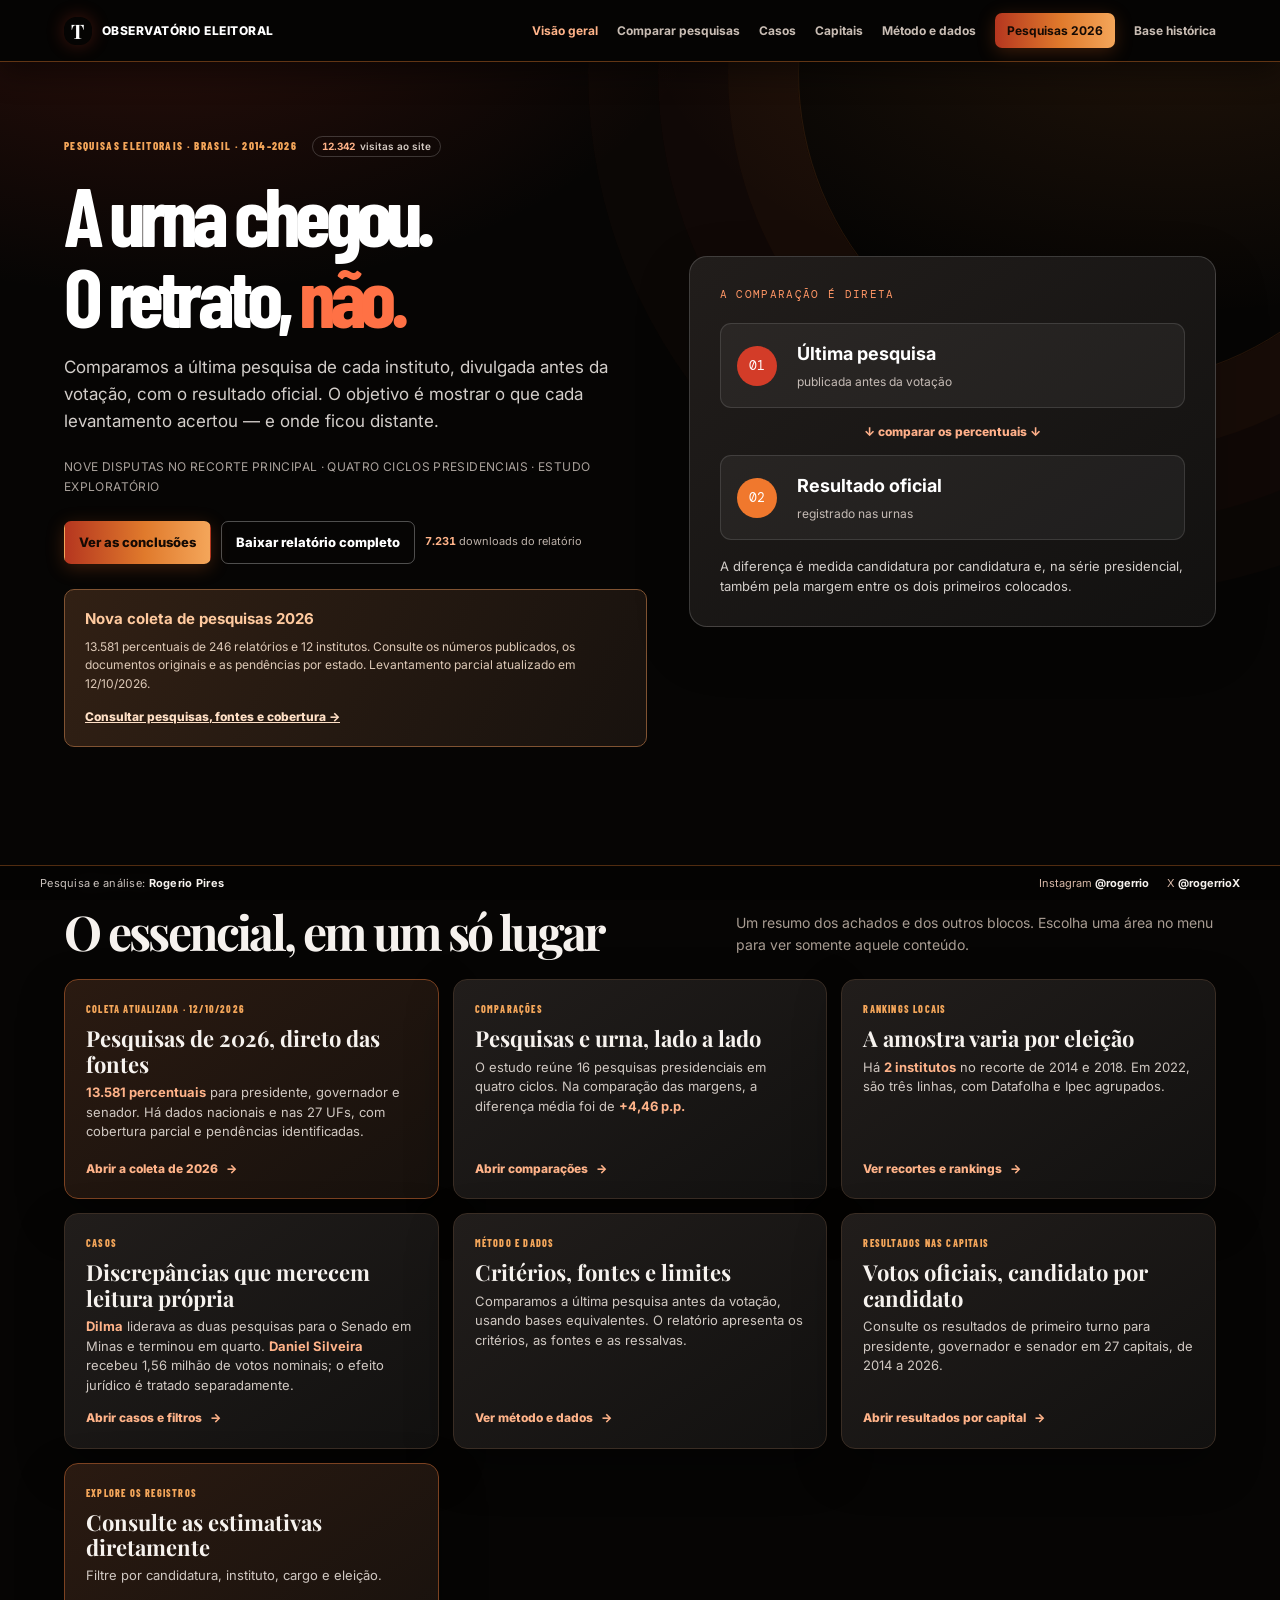
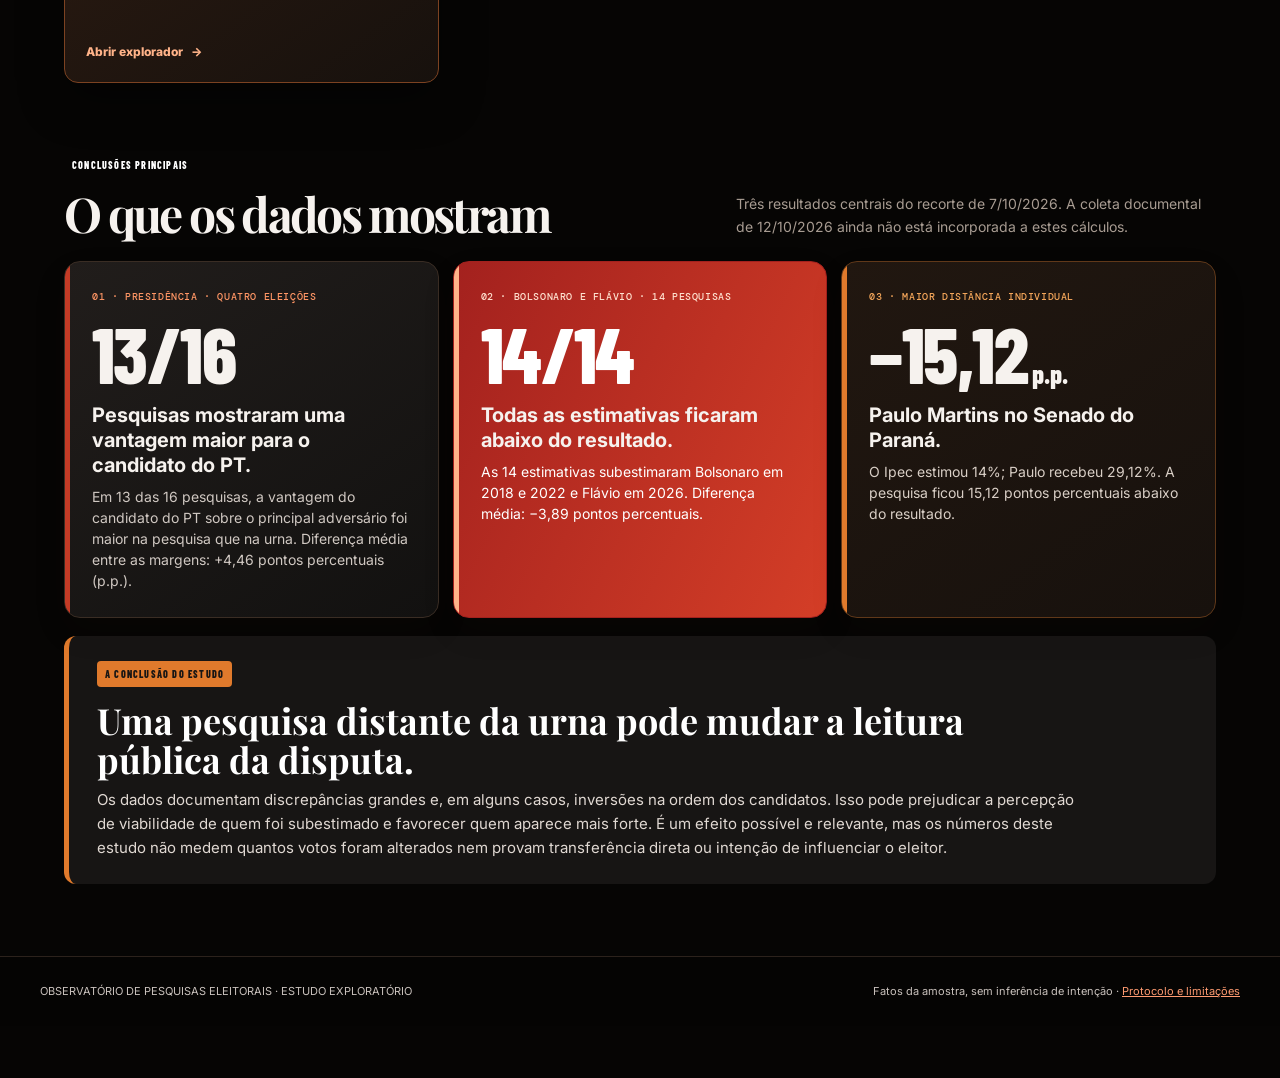
<file: docs/index.html>
<!doctype html>
<html lang="pt-BR">
<head>
<meta charset="utf-8">
<meta name="viewport" content="width=device-width,initial-scale=1">
<meta name="theme-color" content="#111111">
<meta name="description" content="Pesquisas eleitorais e resultados das urnas. Nova coleta de 2026: 13.581 percentuais com fontes originais, cobertura e pendências.">
<meta property="og:type" content="website">
<meta property="og:locale" content="pt_BR">
<meta property="og:site_name" content="Revista Timeline · Observatório Eleitoral">
<meta property="og:title" content="Pesquisas &amp; Urnas | Observatório Eleitoral">
<meta property="og:description" content="A urna chegou. O retrato, não. Veja como as pesquisas eleitorais se compararam ao resultado oficial no Brasil.">
<meta property="og:url" content="https://observatorio.revistatimeline.com/?share=timeline20261010">
<meta property="og:image" content="https://observatorio.revistatimeline.com/og-image.png?v=3">
<meta property="og:image:secure_url" content="https://observatorio.revistatimeline.com/og-image.png?v=3">
<meta property="og:image:type" content="image/png">
<meta property="og:image:width" content="1200">
<meta property="og:image:height" content="630">
<meta property="og:image:alt" content="Cartão editorial do Observatório Eleitoral: A urna chegou. O retrato, não. Ilustração de uma urna e gráficos em tons escuros, vermelhos e laranja.">
<meta name="twitter:card" content="summary_large_image">
<meta name="twitter:title" content="Pesquisas &amp; Urnas | Observatório Eleitoral">
<meta name="twitter:description" content="A urna chegou. O retrato, não. Pesquisas eleitorais comparadas ao resultado oficial.">
<meta name="twitter:image" content="https://observatorio.revistatimeline.com/og-image.svg">
<title>Pesquisas & Urnas | Observatório Eleitoral</title>
<link rel="stylesheet" href="site.css?v=filtros-mobile-20261010">
<link rel="stylesheet" href="pesquisas-2026.css?v=20261012">
<style>
.nav .nav-tab{appearance:none;border:0;background:transparent;color:#c9bdb4;padding:8px 0;font:700 12px/1.3 Inter,Arial,sans-serif;white-space:nowrap;cursor:pointer}
.nav .nav-tab:hover,.nav .nav-tab:focus-visible,.nav .nav-tab[aria-pressed="true"]{color:#ffb389}
.nav .nav-cta{white-space:nowrap}
.section[hidden],.hero[hidden]{display:none!important}
.overview-grid{display:grid;grid-template-columns:repeat(3,minmax(0,1fr));gap:14px}
.overview-card{display:flex;flex-direction:column;align-items:flex-start;min-height:220px;padding:21px;background:linear-gradient(145deg,#211d1b,#121110);border:1px solid #3a2d24;border-radius:14px;box-shadow:var(--shadow)}
.overview-card h3{margin:9px 0 6px;font:700 22px/1.15 "Playfair Display",Georgia,serif}
.overview-card p{margin:0 0 15px;color:#d0c8c2;font-size:13px;line-height:1.5}
.overview-card p b{color:#ffb389}
.overview-link{display:inline-flex;align-items:center;gap:8px;margin-top:auto;padding:0;border:0;background:none;color:#ffb389;text-decoration:none;font:800 12px/1.4 Inter,Arial,sans-serif;cursor:pointer}
.overview-link:hover,.overview-link:focus-visible{color:#fff;text-decoration:underline}
.overview-card--explorer{border-color:#7c4221;background:linear-gradient(145deg,#2a1a11,#17110d)}
@media(max-width:850px){.overview-grid{grid-template-columns:repeat(2,minmax(0,1fr))}}
@media(max-width:600px){.overview-grid{grid-template-columns:1fr}.overview-card{min-height:0}.nav{max-width:76vw}.nav .nav-tab{font-size:10px}}
/* === TEMA CLARO (gerado) === */
html:is([data-tema="claro"],[data-tema="mesclado"]) .nav .nav-tab{color:#4b3f36}
html:is([data-tema="claro"],[data-tema="mesclado"]) .nav .nav-tab:hover,html:is([data-tema="claro"],[data-tema="mesclado"]) .nav .nav-tab:focus-visible,html:is([data-tema="claro"],[data-tema="mesclado"]) .nav .nav-tab[aria-pressed="true"]{color:#cc4900}
html:is([data-tema="claro"],[data-tema="mesclado"]) .overview-card{background:linear-gradient(145deg,#ecddd6,#f4eee8);border:1px solid #dbcec5}
html:is([data-tema="claro"],[data-tema="mesclado"]) .overview-card p{color:#3d352f}
html:is([data-tema="claro"],[data-tema="mesclado"]) .overview-card p b{color:#cc4900}
html:is([data-tema="claro"],[data-tema="mesclado"]) .overview-link{color:#cc4900}
html:is([data-tema="claro"],[data-tema="mesclado"]) .overview-link:hover,html:is([data-tema="claro"],[data-tema="mesclado"]) .overview-link:focus-visible{color:#1a1714}
html:is([data-tema="claro"],[data-tema="mesclado"]) .overview-card--explorer{background:linear-gradient(145deg,#eeded5,#f4ece6)}
/* === FIM TEMA CLARO === */
</style>
<script src="https://rogeriotpires-spec.github.io/apuracao-timeline/menu/ordena-tabelas.js" defer></script>
</head>
<body>

<script src="https://rogeriotpires-spec.github.io/apuracao-timeline/menu/timeline-menu.js"></script>

<header class="top"><div class="topin"><a class="brand" href="index.html" style="color:white;text-decoration:none"><span class="brandmark">O</span> OBSERVATÓRIO ELEITORAL</a><nav class="nav" aria-label="Áreas do Observatório"><button class="nav-tab" type="button" data-view-target="overview" aria-pressed="true">Visão geral</button><button class="nav-tab" type="button" data-view-target="comparison" aria-pressed="false">Comparar pesquisas</button><button class="nav-tab" type="button" data-view-target="cases" aria-pressed="false">Casos</button><button class="nav-tab" type="button" data-view-target="capital" aria-pressed="false">Capitais</button><button class="nav-tab" type="button" data-view-target="method" aria-pressed="false">Método e dados</button><a class="nav-cta" href="pesquisas-2026.html">Pesquisas 2026</a><a href="explorador.html?v=faixas-erro-20261010">Base histórica</a></nav></div></header>
<section class="hero"><div class="hero-in"><div><div class="eyebrow">Pesquisas eleitorais · Brasil · 2014–2026 <span class="team-visits"><b data-live-counter="visits">12.342</b> visitas ao site</span></div><h1>A urna chegou.<br>O retrato, <em>não.</em></h1><p class="hero-copy">Comparamos a última pesquisa de cada instituto, divulgada antes da votação, com o resultado oficial. O objetivo é mostrar o que cada levantamento acertou — e onde ficou distante.</p><p class="hero-meta">NOVE DISPUTAS NO RECORTE PRINCIPAL · QUATRO CICLOS PRESIDENCIAIS · ESTUDO EXPLORATÓRIO</p><div class="hero-actions"><a class="btn primary" href="#conclusoes">Ver as conclusões</a><a class="btn" href="relatorio-final.pdf?v=e50d43aa" download>Baixar relatório completo</a><span class="team-downloads"><b data-live-counter="downloads">7.231</b> downloads do relatório</span></div><div class="coleta-home-update"><b>Nova coleta de pesquisas 2026</b><p>13.581 percentuais de 246 relatórios e 12 institutos. Consulte os números publicados, os documentos originais e as pendências por estado. Levantamento parcial atualizado em 12/10/2026.</p><a href="pesquisas-2026.html">Consultar pesquisas, fontes e cobertura →</a></div></div><aside class="hero-flow" aria-label="O que o estudo compara"><div class="flow-title">A comparação é direta</div><div class="flow-step"><span>01</span><div><b>Última pesquisa</b><small>publicada antes da votação</small></div></div><div class="flow-connector">↓ comparar os percentuais ↓</div><div class="flow-step result"><span>02</span><div><b>Resultado oficial</b><small>registrado nas urnas</small></div></div><p>A diferença é medida candidatura por candidatura e, na série presidencial, também pela margem entre os dois primeiros colocados.</p></aside></div></section>

<main class="wrap">
<section class="section overview-snapshot" id="overview-snapshot">
<div class="section-head"><div><span class="section-number">Painel do estudo</span><h2>O essencial, em um só lugar</h2></div><p>Um resumo dos achados e dos outros blocos. Escolha uma área no menu para ver somente aquele conteúdo.</p></div>
<div class="overview-grid">
<article class="overview-card overview-card--explorer"><span class="case-label">Coleta atualizada · 12/10/2026</span><h3>Pesquisas de 2026, direto das fontes</h3><p><b>13.581 percentuais</b> para presidente, governador e senador. Há dados nacionais e nas 27 UFs, com cobertura parcial e pendências identificadas.</p><a class="overview-link" href="pesquisas-2026.html">Abrir a coleta de 2026 <span aria-hidden="true">→</span></a></article>
<article class="overview-card"><span class="case-label">Comparações</span><h3>Pesquisas e urna, lado a lado</h3><p>O estudo reúne 16 pesquisas presidenciais em quatro ciclos. Na comparação das margens, a diferença média foi de <b>+4,46 p.p.</b></p><button class="overview-link" type="button" data-view-target="comparison">Abrir comparações <span aria-hidden="true">→</span></button></article>
<article class="overview-card"><span class="case-label">Rankings locais</span><h3>A amostra varia por eleição</h3><p>Há <b>2 institutos</b> no recorte de 2014 e 2018. Em 2022, são três linhas, com Datafolha e Ipec agrupados.</p><button class="overview-link" type="button" data-view-target="comparison">Ver recortes e rankings <span aria-hidden="true">→</span></button></article>
<article class="overview-card"><span class="case-label">Casos</span><h3>Discrepâncias que merecem leitura própria</h3><p><b>Dilma</b> liderava as duas pesquisas para o Senado em Minas e terminou em quarto. <b>Daniel Silveira</b> recebeu 1,56 milhão de votos nominais; o efeito jurídico é tratado separadamente.</p><button class="overview-link" type="button" data-view-target="cases">Abrir casos e filtros <span aria-hidden="true">→</span></button></article>
<article class="overview-card"><span class="case-label">Método e dados</span><h3>Critérios, fontes e limites</h3><p>Comparamos a última pesquisa antes da votação, usando bases equivalentes. O relatório apresenta os critérios, as fontes e as ressalvas.</p><button class="overview-link" type="button" data-view-target="method">Ver método e dados <span aria-hidden="true">→</span></button></article>
<article class="overview-card"><span class="case-label">Resultados nas capitais</span><h3>Votos oficiais, candidato por candidato</h3><p>Consulte os resultados de primeiro turno para presidente, governador e senador em 27 capitais, de 2014 a 2026.</p><button class="overview-link" type="button" data-view-target="capital">Abrir resultados por capital <span aria-hidden="true">→</span></button></article><article class="overview-card overview-card--explorer"><span class="case-label">Explore os registros</span><h3>Consulte as estimativas diretamente</h3><p>Filtre por candidatura, instituto, cargo e eleição.</p><a class="overview-link" href="explorador.html?v=faixas-erro-20261010">Abrir explorador <span aria-hidden="true">→</span></a></article>
</div></section>
<section class="section" id="conclusoes"><div class="section-head"><div><span class="section-number">Conclusões principais</span><h2 id="conclusoes-titulo">O que os dados mostram</h2></div><p>Três resultados centrais do recorte de 7/10/2026. A coleta documental de 12/10/2026 ainda não está incorporada a estes cálculos.</p></div>
<div class="claim-grid results-grid"><article class="claim dark"><span class="tag">01 · Presidência · quatro eleições</span><div class="stat">13/16</div><h3>Pesquisas mostraram uma vantagem maior para o candidato do PT.</h3><p>Em 13 das 16 pesquisas, a vantagem do candidato do PT sobre o principal adversário foi maior na pesquisa que na urna. Diferença média entre as margens: +4,46 pontos percentuais (p.p.).</p></article><article class="claim red"><span class="tag">02 · Bolsonaro e Flávio · 14 pesquisas</span><div class="stat">14/14</div><h3>Todas as estimativas ficaram abaixo do resultado.</h3><p>As 14 estimativas subestimaram Bolsonaro em 2018 e 2022 e Flávio em 2026. Diferença média: −3,89 pontos percentuais.</p></article><article class="claim orange"><span class="tag">03 · Maior distância individual</span><div class="stat">−15,12<span class="unit"> p.p.</span></div><h3>Paulo Martins no Senado do Paraná.</h3><p>O Ipec estimou 14%; Paulo recebeu 29,12%. A pesquisa ficou 15,12 pontos percentuais abaixo do resultado.</p></article></div><div class="conclusion-brief"><span class="section-number">A conclusão do estudo</span><h3>Uma pesquisa distante da urna pode mudar a leitura pública da disputa.</h3><p>Os dados documentam discrepâncias grandes e, em alguns casos, inversões na ordem dos candidatos. Isso pode prejudicar a percepção de viabilidade de quem foi subestimado e favorecer quem aparece mais forte. É um efeito possível e relevante, mas os números deste estudo não medem quantos votos foram alterados nem provam transferência direta ou intenção de influenciar o eleitor.</p></div></section>

<section class="section" id="comparar"><div class="section-head"><div><span class="section-number">01 · Comparar pesquisas · Presidência</span><h2>O erro na margem teve direção.</h2></div><p>Para cada instituto, comparamos a margem prevista entre os dois candidatos mais votados na eleição com a margem oficial. Resultado positivo: a pesquisa mostrou uma vantagem maior para o candidato do PT — ou uma desvantagem menor — do que a urna registrou.</p></div><p class="lead-note">Cada observação é uma pesquisa de um instituto comparada ao resultado oficial. Na série presidencial, medimos a margem entre os dois candidatos que terminaram em primeiro e segundo lugar. São 16 pesquisas em quatro eleições — não 16 eleições. O cálculo não resume o desempenho para os demais candidatos.</p>
<div class="chart-grid"><article class="panel"><h3>Erro da margem por instituto</h3><p>13 barras à direita de zero: margem mais favorável ao PT. Três à esquerda: mais favorável ao adversário.</p><div class="chart-controls" role="group" aria-label="Filtrar gráfico presidencial por eleição"><button class="chip" data-cycle="all" aria-pressed="true">Todos os ciclos</button><button class="chip" data-cycle="2014" aria-pressed="false">2014</button><button class="chip" data-cycle="2018" aria-pressed="false">2018</button><button class="chip" data-cycle="2022" aria-pressed="false">2022</button><button class="chip" data-cycle="2026" aria-pressed="false">2026</button></div><div id="margin-chart" class="margin-chart" role="img" aria-label="Erro da margem presidencial por instituto, em pontos percentuais"></div><div class="chart-legend"><span><i class="legend-dot"></i> margem mais favorável ao PT que a urna</span><span><i class="legend-dot orange"></i> margem mais favorável ao adversário</span></div><p class="chart-foot">Média geral: +4,46 p.p. · 13 casos pró-PT: +5,74 p.p. · 3 casos pró-adversário: −1,10 p.p. Fonte: tabela presidencial do relatório.</p></article>
<article class="panel dark"><span class="case-label">A outra medida · erro do principal adversário</span><h3 style="font-size:27px;margin-top:8px">A subestimação aparece nos quatro ciclos.</h3><p>O valor negativo indica que a estimativa ficou abaixo do resultado. A série inclui Aécio em 2014, Bolsonaro em 2018 e 2022 e Flávio em 2026.</p><div class="cycle-bars"><div class="cycle"><span>2014</span><div class="cycle-track"><div class="cycle-fill" style="--w:100%"></div></div><b>−7,05</b></div><div class="cycle"><span>2018</span><div class="cycle-track"><div class="cycle-fill" style="--w:78%"></div></div><b>−5,53</b></div><div class="cycle"><span>2022</span><div class="cycle-track"><div class="cycle-fill" style="--w:74%"></div></div><b>−5,18</b></div><div class="cycle"><span>2026</span><div class="cycle-track"><div class="cycle-fill" style="--w:40%"></div></div><b>−2,83</b></div></div><p class="chart-foot">16/16 estimativas abaixo da urna · média −4,28 p.p. Para Bolsonaro e Flávio, isoladamente: 14/14 · média −3,89 p.p.</p></article></div>

<div class="two-col" style="margin-top:16px"><article class="panel"><span class="case-label">Instituto · quatro ciclos</span><h3>Datafolha teve a maior subestimação do adversário em 4 de 4 ciclos.</h3><p>Comparação dentro de cada eleição. Não é uma classificação geral de precisão.</p><div class="cycle-bars"><div class="cycle"><span>2014</span><div class="cycle-track"><div class="cycle-fill" style="--w:100%"></div></div><b>−7,55</b></div><div class="cycle"><span>2018</span><div class="cycle-track"><div class="cycle-fill" style="--w:80%"></div></div><b>−6,03</b></div><div class="cycle"><span>2022</span><div class="cycle-track"><div class="cycle-fill" style="--w:95%"></div></div><b>−7,20</b></div><div class="cycle"><span>2026</span><div class="cycle-track"><div class="cycle-fill" style="--w:67%"></div></div><b>−5,03</b></div></div><p class="chart-foot">Erro médio do Datafolha: −6,45 p.p. nos quatro ciclos documentados.</p></article><article class="panel"><span class="case-label">O que a média esconde</span><h3>O erro médio do PT ficou perto de zero. Isso não significa ausência de padrão.</h3><p>Foram +0,18 p.p. em 16 estimativas, mas os sinais variaram por ciclo: em 2014, pesquisas superestimaram Dilma; em 2018, subestimaram Haddad; em 2022 superestimaram Lula; em 2026 houve erros nos dois sentidos.</p><div class="callout"><b>Leitura correta:</b> média próxima de zero pode esconder erros opostos que se anulam. Por isso, o site mostra direção e magnitude por ciclo e instituto.</div></article></div></section>

<section class="section" id="rankings"><div class="section-head"><div><span class="section-number">02 · Comparações locais</span><h2>Rankings por disputa</h2></div><p>Leia os resultados dentro de cada eleição, com o tamanho e os limites de cada amostra à vista.</p></div><div class="rank-definition"><strong>Como ler os números</strong><p><b>MAE</b> é a sigla em inglês para “erro absoluto médio”: a média das distâncias entre o percentual estimado e o resultado, sem considerar se ficou acima ou abaixo. <b>p.p.</b> significa pontos percentuais: de 40% para 45% são 5 p.p. Quanto menor o MAE, mais perto da urna ficaram, em média, as estimativas dos candidatos indicados.<br><br><b>Limite da amostra:</b> os quadros mostram 2 institutos em 2014 e 2018. Em 2022, aparecem 3 linhas, mas uma agrupa Datafolha e Ipec. O recorte não necessariamente inclui todos os institutos que publicaram pesquisas. Por isso, os valores ficam lado a lado, sem declarar um instituto como o mais preciso da eleição.</p></div><div class="claim-grid"><article class="panel"><span class="case-label">Presidência · 2014</span><h3>Resultados do recorte · 2 institutos</h3><div class="ranking partial"><div class="rankline"><b>Datafolha</b><span class="track"><span class="fill" style="--w:91%"></span></span><span class="val">4,980</span></div><div class="rankline"><b>Ibope</b><span class="track"><span class="fill" style="--w:100%"></span></span><span class="val">5,480</span></div></div><p class="rank-note">Erro absoluto médio dos percentuais dos dois candidatos mais votados · p.p.</p></article><article class="panel"><span class="case-label">Presidência · 2018</span><h3>Resultados do recorte · 2 institutos</h3><div class="ranking partial"><div class="rankline"><b>Datafolha</b><span class="track"><span class="fill" style="--w:100%"></span></span><span class="val">5,155</span></div><div class="rankline"><b>Ibope</b><span class="track"><span class="fill" style="--w:90%"></span></span><span class="val">4,655</span></div></div><p class="rank-note">Erro absoluto médio dos percentuais dos dois candidatos mais votados · p.p.</p></article><article class="panel"><span class="case-label">Presidência · 2022</span><h3>Resultados do recorte · 3 linhas exibidas*</h3><div class="ranking partial"><div class="rankline"><b>AtlasIntel</b><span class="track"><span class="fill" style="--w:45%"></span></span><span class="val">1,985</span></div><div class="rankline"><b>Datafolha / Ipec</b><span class="track"><span class="fill" style="--w:100%"></span></span><span class="val">4,385</span></div><div class="rankline"><b>Quaest</b><span class="track"><span class="fill" style="--w:66%"></span></span><span class="val">2,885</span></div></div><p class="rank-note">Erro absoluto médio dos percentuais dos dois candidatos mais votados · p.p.</p></article><article class="panel"><span class="case-label">Presidência · 2026</span><h3>Menor erro absoluto médio: Palver e Gerp</h3><div class="ranking"><div class="rankline"><span class="pos">1</span><b>Palver / Gerp</b><span class="track"><span class="fill" style="--w:29%"></span></span><span class="val">1,095</span></div><div class="rankline"><span class="pos">3</span><b>Quaest</b><span class="track"><span class="fill" style="--w:38%"></span></span><span class="val">1,435</span></div><div class="rankline"><span class="pos">4</span><b>PoderData/Aya</b><span class="track"><span class="fill" style="--w:55%"></span></span><span class="val">2,095</span></div><div class="rankline"><span class="pos">5</span><b>AtlasIntel/Bloomberg</b><span class="track"><span class="fill" style="--w:63%"></span></span><span class="val">2,385</span></div><div class="rankline"><span class="pos">6</span><b>Datafolha</b><span class="track"><span class="fill" style="--w:69%"></span></span><span class="val">2,595</span></div><div class="rankline"><span class="pos">7</span><b>Futura</b><span class="track"><span class="fill" style="--w:83%"></span></span><span class="val">3,145</span></div><div class="rankline"><span class="pos">8</span><b>CNT/MDA</b><span class="track"><span class="fill" style="--w:100%"></span></span><span class="val">3,785</span></div></div><p class="rank-note">Palver e Gerp empatam no 1º lugar · comparação parcial dos percentuais de Lula e Flávio.</p></article><article class="panel"><span class="case-label">Senado · Paraná · 2022 · 10 nomes</span><h3>Veritá mais próximo; Ipec mais distante.</h3><div class="ranking"><div class="rankline"><span class="pos">1</span><b>Veritá</b><span class="track"><span class="fill" style="--w:34%"></span></span><span class="val">1,506</span></div><div class="rankline"><span class="pos">2</span><b>Ipec</b><span class="track"><span class="fill" style="--w:100%"></span></span><span class="val">4,403</span></div></div><p class="rank-note">Erro absoluto médio nas dez candidaturas · p.p.</p></article><article class="panel"><span class="case-label">Governo RJ · 2026 · candidatos Paes e Ruas</span><h3>Veritá mais próximo neste recorte.</h3><div class="ranking"><div class="rankline"><span class="pos">1</span><b>Veritá</b><span class="track"><span class="fill" style="--w:27%"></span></span><span class="val">2,655</span></div><div class="rankline"><span class="pos">2</span><b>Datafolha</b><span class="track"><span class="fill" style="--w:72%"></span></span><span class="val">7,255</span></div><div class="rankline"><span class="pos">3</span><b>AtlasIntel</b><span class="track"><span class="fill" style="--w:77%"></span></span><span class="val">7,655</span></div><div class="rankline"><span class="pos">4</span><b>Quaest / Gerp</b><span class="track"><span class="fill" style="--w:78%"></span></span><span class="val">7,755</span></div><div class="rankline"><span class="pos">6</span><b>Prefab</b><span class="track"><span class="fill" style="--w:82%"></span></span><span class="val">8,155</span></div><div class="rankline"><span class="pos">7</span><b>Paraná Pesquisas</b><span class="track"><span class="fill" style="--w:100%"></span></span><span class="val">10,005</span></div></div><p class="rank-note">Erros médios absolutos, em p.p. · totalização provisória na data de corte.</p></article></div><div class="guardrail"><strong>Sem pódio nacional.</strong><p>O erro médio dos percentuais de dois candidatos na Presidência não pode ser comparado diretamente ao cálculo feito para três candidatos numa prefeitura ou dez no Senado. Os extremos mudam conforme o cargo e a disputa; uma única pesquisa no Governo do Paraná não forma ranking.</p></div></section>


<section class="section" id="casos"><div class="section-head"><div><span class="section-number">03 · Casos em destaque</span><h2>Onde a pesquisa desenhou outra disputa.</h2></div><p>Casos destacados por tamanho do erro ou por divergência na ordem dos candidatos. As comparações permanecem locais a cada disputa.</p></div>
<div class="case-grid"><article class="case-card dark"><span class="case-label">Senado · Paraná · 2022</span><h3>O Ipec colocou Álvaro Dias na frente. A urna colocou Sergio Moro.</h3><p>Estimativas de votos válidos comparadas ao resultado oficial. A diferença de Paulo Martins é a maior subestimação individual destacada na amostra.</p><div class="duel"><div class="duel-row"><span class="duel-name">Álvaro Dias</span><span class="duel-val"><small>Ipec 41%</small><span class="duel-track"><span class="duel-fill" style="--w:91%"></span></span></span><span class="duel-val"><small>Urna 23,94%</small><span class="duel-track"><span class="duel-fill orange" style="--w:53%"></span></span></span></div><div class="duel-row"><span class="duel-name">Sergio Moro</span><span class="duel-val"><small>Ipec 35%</small><span class="duel-track"><span class="duel-fill" style="--w:78%"></span></span></span><span class="duel-val"><small>Urna 33,50%</small><span class="duel-track"><span class="duel-fill orange" style="--w:74%"></span></span></span></div><div class="duel-row"><span class="duel-name">Paulo Martins</span><span class="duel-val"><small>Ipec 14%</small><span class="duel-track"><span class="duel-fill" style="--w:31%"></span></span></span><span class="duel-val"><small>Urna 29,12%</small><span class="duel-track"><span class="duel-fill orange" style="--w:65%"></span></span></span></div></div><p><b>Ipec:</b> erro médio absoluto de 4,403 p.p. nas dez candidaturas. <b>Veritá:</b> 1,506 p.p. Neste caso completo, a distância média do Ipec foi 2,92 vezes a do Veritá.</p></article>
<article class="case-card"><span class="case-label">Governo · Rio de Janeiro · 2026 · provisório</span><h3>Seis de sete pesquisas comparáveis puseram Paes à frente. A totalização consultada mostrou Ruas 6,51 p.p. à frente.</h3><p>Nas sete pesquisas diretas, Paes foi superestimado em média 3,87 p.p.; Ruas foi subestimado em 10,77 p.p.</p><div class="claim-grid" style="grid-template-columns:1fr 1fr;gap:8px;margin:14px 0"><div class="claim" style="box-shadow:none;padding:12px"><div class="stat" style="font-size:32px">6/7</div><p>Paes numericamente à frente</p></div><div class="claim orange" style="box-shadow:none;padding:12px"><div class="stat" style="font-size:32px">+6,51</div><p>Ruas sobre Paes na totalização</p></div></div><div class="result-line orange"><span>Douglas Ruas</span><span class="rbar"><span class="rfill" style="--w:89%"></span></span><b>49,27%</b></div><div class="result-line"><span>Eduardo Paes</span><span class="rbar"><span class="rfill" style="--w:78%"></span></span><b>42,76%</b></div><p class="chart-foot">Corte em 7/10/2026. Anthony Garotinho tinha votos sub judice; o resultado e a conclusão são provisórios. O Veritá foi o único a colocar Ruas à frente, por 1,2 p.p., diferença dentro da margem declarada de ±2,5 p.p.</p></article>
<article class="case-card"><span class="case-label">Governo · Paraná · 2022</span><h3>O Ipec reduziu em 10,41 p.p. a vantagem de Ratinho Junior.</h3><p>A pesquisa estimou Ratinho em 62% e Requião em 29%. A urna registrou 69,64% e 26,23%. O erro do par foi 5,205 p.p.</p><div class="duel"><div class="duel-row"><span class="duel-name">Ratinho Jr.</span><span class="duel-val"><small>Ipec 62%</small><span class="duel-track"><span class="duel-fill" style="--w:89%"></span></span></span><span class="duel-val"><small>Urna 69,64%</small><span class="duel-track"><span class="duel-fill orange" style="--w:100%"></span></span></span></div><div class="duel-row"><span class="duel-name">Requião</span><span class="duel-val"><small>Ipec 29%</small><span class="duel-track"><span class="duel-fill" style="--w:42%"></span></span></span><span class="duel-val"><small>Urna 26,23%</small><span class="duel-track"><span class="duel-fill orange" style="--w:38%"></span></span></span></div></div><p class="chart-foot">Erro de Ratinho: −7,64 p.p. · erro de Requião: +2,77 p.p. · margem declarada: ±3 p.p.</p></article>
<article class="case-card"><span class="case-label">Prefeituras · São Paulo e Rio · 2024</span><h3>Quaest foi a mais próxima do trio nas duas capitais.</h3><p>A distância média considera os erros das três candidaturas mais votadas em cada disputa. A amostra tem apenas duas cidades e não cria um ranking nacional.</p><div class="result-line"><span>SP · Quaest</span><span class="rbar"><span class="rfill" style="--w:18%"></span></span><b>0,897</b></div><div class="result-line"><span>SP · Datafolha</span><span class="rbar"><span class="rfill" style="--w:39%"></span></span><b>1,897</b></div><div class="result-line orange"><span>SP · AtlasIntel</span><span class="rbar"><span class="rfill" style="--w:100%"></span></span><b>4,857</b></div><div class="spacer"></div><div class="result-line"><span>Rio · Quaest</span><span class="rbar"><span class="rfill" style="--w:29%"></span></span><b>1,380</b></div><div class="result-line"><span>Rio · Datafolha</span><span class="rbar"><span class="rfill" style="--w:72%"></span></span><b>3,380</b></div><div class="result-line orange"><span>Rio · AtlasIntel</span><span class="rbar"><span class="rfill" style="--w:100%"></span></span><b>4,687</b></div><p class="chart-foot">Valores em p.p. Quanto menor o erro médio absoluto, mais próximas ficaram as estimativas, neste recorte e conjunto de candidatos.</p></article></div></section>

<section class="section" id="casos-especiais"><div class="section-head"><div><span class="section-number">04 · Casos especiais</span><h2>O que a pesquisa deixou de mostrar</h2></div><p>Casos que merecem leitura própria, sem misturá-los às médias e aos rankings gerais.</p></div>
<p class="lead-note">Oito casos que merecem leitura própria, fora das médias e dos rankings gerais. A discrepância é observável; seu efeito sobre o resultado exige análise específica.</p>
<div class="case-groups"><div class="case-group"><h3>Governo e prefeituras</h3><div class="case-grid" id="government-cases"></div></div><div class="case-group"><h3>Senado</h3><div class="case-grid" id="senate-cases"></div></div></div><div class="case-grid" id="special-case-source">
<article class="case-card dark"><span class="case-label">Governo · Minas Gerais · 2018</span><h3>Zema saiu de terceiro lugar nas pesquisas para primeiro na urna.</h3><p>Na véspera, o Datafolha estimou Zema em <b>24%</b> dos votos válidos, atrás de Anastasia e Pimentel. Ele terminou o primeiro turno com <b>42,73%</b>, em primeiro lugar. Diferença: <b>+18,73 p.p.</b></p><p class="chart-foot">Fontes: <a href="https://www1.folha.uol.com.br/poder/2018/10/anastasia-tem-40-dos-votos-validos-pimentel-29-e-zema-24-em-mg-diz-datafolha.shtml" target="_blank" rel="noopener noreferrer">Datafolha, última pesquisa</a> · <a href="https://www.tre-mg.jus.br/eleicoes/eleicoes-2018/relatorio-1o-turno-eleicoes-2018" target="_blank" rel="noopener noreferrer">TRE-MG, resultado</a>.</p></article>
<article class="case-card"><span class="case-label">Governo · Rio de Janeiro · 2018</span><h3>Witzel apareceu com 12% no Ibope e terminou com 41,28%.</h3><p>O resultado colocou Witzel em primeiro no turno, à frente de Eduardo Paes, que liderava as pesquisas. É um alerta de forte mudança entre o retrato divulgado e a urna.</p><p class="chart-foot">A matéria contemporânea que recupera o número do Ibope não permite confirmar aqui que os 12% e o resultado oficial usem exatamente a mesma base. Por isso, o caso fica fora do cálculo de erro. Fontes: <a href="https://www.folha1.com.br/_conteudo/2018/10/politica/1239686-folha-1-nas-eleicoes-2018-acompanhe-a-apuracao-no-rio-de-janeiro-em-tempo-real.html" target="_blank" rel="noopener noreferrer">Folha1, apuração e pesquisas</a> · <a href="https://www.tse.jus.br/comunicacao/noticias/2018/Outubro/no-rio-de-janeiro-disputa-pelo-governo-do-estado-sera-decidida-em-2o-turno" target="_blank" rel="noopener noreferrer">TSE, resultado</a>.</p></article>
<article class="case-card"><span class="case-label">Senado · São Paulo · 2022</span><h3>Marcos Pontes virou a disputa e venceu França.</h3><p>Na véspera, o Datafolha apontava <b>França 45%</b> e <b>Pontes 31%</b>. A urna registrou <b>Pontes 49,68%</b> e <b>França 36,27%</b>. Pontes ficou <b>18,68 p.p.</b> acima da estimativa e o primeiro lugar previsto se inverteu.</p><p class="chart-foot">Fontes: <a href="https://www1.folha.uol.com.br/poder/2022/10/datafolha-franca-tem-45-dos-votos-validos-na-disputa-ao-senado-por-sp-marcos-pontes-31.shtml" target="_blank" rel="noopener noreferrer">Datafolha</a> · <a href="https://noticias.uol.com.br/eleicoes/2022/10/02/ex-ministro-de-bolsonaro-astronauta-marcos-pontes-se-elege-senador-de-sp.amp.htm" target="_blank" rel="noopener noreferrer">resultado da urna</a>.</p></article>
<article class="case-card"><span class="case-label">Governo · Rio de Janeiro · 2022</span><h3>Castro venceu no primeiro turno, embora a última pesquisa previsse segundo.</h3><p>O Datafolha estimou <b>Castro 44%</b> e <b>Freixo 35%</b>. A urna deu <b>58,67%</b> a Castro e <b>27,38%</b> a Freixo. Castro ficou <b>14,67 p.p.</b> acima da estimativa.</p><p class="chart-foot">Percentuais de votos válidos. Fontes: <a href="https://datafolha.folha.uol.com.br/amp/eleicoes/2022/10/na-vespera-da-votacao-castro-tem-44-e-lidera-no-rio.shtml" target="_blank" rel="noopener noreferrer">Datafolha</a> · <a href="https://noticias.uol.com.br/eleicoes/2022/10/02/claudio-castro-e-reeleito-governador-do-rio-de-janeiro.htm" target="_blank" rel="noopener noreferrer">resultado da urna</a>.</p></article>
<article class="case-card"><span class="case-label">Governo · São Paulo · 2022</span><h3>Datafolha colocou Haddad à frente; Tarcísio terminou em primeiro.</h3><p>Na véspera, a estimativa era <b>Haddad 39%</b>, <b>Tarcísio 31%</b> e Rodrigo 23%. A urna registrou <b>Tarcísio 42,32%</b>, Haddad 35,70% e Rodrigo 18,40%. Tarcísio ficou <b>11,32 p.p.</b> acima da estimativa.</p><p class="chart-foot">Percentuais de votos válidos. Fontes: <a href="https://www1.folha.uol.com.br/poder/2022/10/datafolha-haddad-tem-39-dos-votos-validos-em-sp-tarcisio-marca-31.shtml" target="_blank" rel="noopener noreferrer">Datafolha</a> · <a href="https://www1.folha.uol.com.br/poder/2022/10/tarcisio-de-freitas-e-eleito-governador-de-sao-paulo-projeta-datafolha.shtml" target="_blank" rel="noopener noreferrer">resultado da urna</a>.</p></article>
<article class="case-card dark"><span class="case-label">Senado · Minas Gerais · 2018 · duas vagas</span><h3>Dilma liderava as duas pesquisas e terminou em quarto lugar.</h3><p>Na véspera, o Datafolha estimou Dilma em <b>23%</b> e o Ibope em <b>20%</b>. Ela terminou em quarto, com cerca de <b>15,2%</b>; as vagas ficaram com Rodrigo Pacheco e Carlos Viana.</p><p class="chart-foot"><b>Ressalva:</b> eram duas vagas e o eleitor podia escolher dois nomes. Mantemos o caso como discrepância de posição, fora do MAE, até validar a equivalência exata entre a pergunta e o denominador da urna. Fontes: <a href="https://noticias.uol.com.br/politica/eleicoes/2018/noticias/2018/10/06/datafolha-ibope-senado-mg-minas-gerais-dilma-rousseff.amp.htm" target="_blank" rel="noopener noreferrer">Datafolha e Ibope</a> · <a href="https://www1.folha.uol.com.br/poder/2018/10/dilma-termina-em-4o-lugar-e-fica-fora-do-senado-em-minas.shtml" target="_blank" rel="noopener noreferrer">resultado e colocação</a>.</p></article>
<article class="case-card"><span class="case-label">Senado · Rio de Janeiro · 2022 · Daniel Silveira</span><h3>A pesquisa registrou 10%; a apuração contabilizou mais de 1,56 milhão de votos nominais.</h3><p>O Datafolha apontava Daniel Silveira com <b>10% dos votos válidos</b>. Na apuração, ele recebeu <b>1.566.352 votos nominais</b>, mas seu registro foi indeferido pela Justiça Eleitoral. Romário e Alessandro Molon foram os dois mais votados entre os candidatos válidos.</p><p class="chart-foot"><b>Como tratamos:</b> a situação jurídica fica separada da escolha expressa na urna. Não convertemos os votos de Silveira em percentual válido nem os atribuímos automaticamente a outro candidato. Fontes: <a href="https://www1.folha.uol.com.br/poder/2022/10/datafolha-romario-lidera-corrida-ao-senado-no-rj-com-35-dos-votos-validos.shtml" target="_blank" rel="noopener noreferrer">Datafolha</a> · <a href="https://www.tre-rj.jus.br/comunicacao/noticias/2022/Setembro/tre-rj-indefere-pedido-de-registro-de-candidatura-de-daniel-silveira-a-senador" target="_blank" rel="noopener noreferrer">TRE-RJ, registro</a> · <a href="https://www1.folha.uol.com.br/poder/eleicoes/2022/apuracao/1turno/rj/" target="_blank" rel="noopener noreferrer">apuração</a>.</p></article>
<article class="case-card"><span class="case-label">Senado · Santa Catarina · 2022</span><h3>As pesquisas divergiram muito sobre Jorge Seif.</h3><p>O Ipec estimou Seif em <b>19%</b>; o Instituto Mapa, na véspera, em <b>49,9%</b>. Ele terminou com <b>39,79%</b> dos votos válidos e foi eleito. O caso mostra um grande intervalo entre institutos, não um erro comum a todos.</p><p class="chart-foot">Fontes: <a href="https://www.cnnbrasil.com.br/politica/pesquisa-ipec-em-santa-catarina-mello-tem-29-dos-votos-validos-moises-23/" target="_blank" rel="noopener noreferrer">Ipec/NSC</a> · <a href="https://www.mapa.com.br/wp-content/uploads/2022/10/RELATORIO-OPP-SANTA-CATARINA-TOMADA_4_02-10-2022.pdf" target="_blank" rel="noopener noreferrer">relatório do Mapa</a> · <a href="https://www12.senado.leg.br/noticias/materias/2022/10/02/jorge-seif-e-o-novo-senador-por-santa-catarina" target="_blank" rel="noopener noreferrer">resultado, Agência Senado</a>.</p></article>
</div></section>


<section class="section" id="metodo"><div class="section-head"><div><span class="section-number">05 · Como medimos</span><h2>Regra clara. Mesma régua.</h2></div><p>O objetivo é medir distância entre estimativa e urna, não adivinhar intenção nem explicar por que as pessoas votaram.</p></div><div class="method-grid"><article class="method"><span class="num">PASSO 01</span><h3>Última divulgação antes da votação</h3><p>Pesquisa pública elegível, divulgada antes da abertura da votação. Em 2026, o corte é às 8h de Brasília. Publicação no dia da eleição sem horário verificável fica fora da análise principal.</p></article><article class="method"><span class="num">PASSO 02</span><h3>Votos válidos com votos válidos</h3><p>Percentuais são comparados na mesma base. Denominadores diferentes ficam separados ou identificados como análise de sensibilidade.</p></article><article class="method"><span class="num">PASSO 03</span><h3>Erro acima, abaixo e distância média</h3><p>Erro = estimativa menos resultado. Positivo: a pesquisa superestimou; negativo: subestimou. O erro absoluto médio (MAE) resume a distância, sem indicar direção. Um valor menor significa maior proximidade no conjunto comparado.</p></article><article class="method"><span class="num">PASSO 04</span><h3>Rankings dentro da disputa</h3><p>Institutos são comparados apenas no mesmo cargo e no mesmo conjunto de candidaturas. A análise partidária usa a filiação na data da eleição.</p></article></div><div class="guardrail"><strong>O que estes dados não provam.</strong><p>A amostra é intencional e documental, não um censo do Brasil. Erros observados não provam fraude, má-fé, voto útil ou influência sobre decisões de campanha. As diferenças não autorizam generalização para todo o mercado.</p></div></section>

<section class="section" id="dados"><div class="section-head"><div><span class="section-number">06 · Confira por conta própria</span><h2>Fonte, cálculo e relatório.</h2></div><p>Abra os arquivos de cada disputa ou navegue pela tabela interativa. O relatório documenta critérios, ressalvas e proveniência.</p></div><div class="download-grid"><a class="download" href="pesquisas-2026.html"><strong>Pesquisas 2026 · nova coleta</strong><span>13.581 percentuais · fontes, cobertura e pendências · 12/10/2026</span></a><a class="download" href="relatorio-final.pdf?v=e50d43aa" download><strong>Relatório científico exploratório</strong><span>PDF · 13 páginas · corte em 7/10/2026</span></a><a class="download" href="explorador.html?v=faixas-erro-20261010"><strong>Explorador das estimativas</strong><span>Filtre candidatura, instituto, cargo e eleição</span></a><a class="download" href="relatorio.html"><strong>Metodologia e limites</strong><span>Critérios, fórmulas e interpretação</span></a><a class="download" href="dados/presidencia_par_top2_2014_2026_calculado.csv"><strong>Presidência · 2014–2026</strong><span>CSV · pesquisas comparadas aos resultados dos dois candidatos mais votados</span></a><a class="download" href="dados/senado_pr_2022_comparacao.csv"><strong>Senado PR · 2022</strong><span>CSV · dez candidaturas e dois institutos</span></a><a class="download" href="dados/matriz_de_casos.csv"><strong>Matriz dos casos analisados</strong><span>CSV · recortes, critérios e limitações</span></a></div><div class="callout"><b>Atualização do caso do Rio:</b> os números refletem a totalização consultada em 7 de outubro de 2026. A situação dos votos sub judice pode alterar o resultado jurídico; por isso, esse bloco permanece marcado como provisório.</div></section>

<section class="section" id="capitais">
  <div class="section-head"><div><span class="section-number">Resultados por capital</span><h2>O que saiu das urnas</h2></div><p>Filtre por capital, ano e cargo. A tabela reúne todos os candidatos do primeiro turno nas 27 capitais.</p></div>
  <div class="callout"><b>Como ler:</b> os percentuais são a parcela dos votos válidos obtida por cada candidatura na capital. No Senado, em eleições com duas vagas em disputa, a soma pode passar de 100%, pois cada eleitor podia votar em dois nomes. Estes dados são o resultado oficial; uma pesquisa estadual ou nacional não é tratada como pesquisa da capital.</div>
  <div class="capital-filter-panel">
    <label>Capital<select id="capital-filter"><option value="">Todas as capitais</option></select></label>
    <label>Ano<select id="capital-year-filter"><option value="2022">2022</option><option value="2014">2014</option><option value="2018">2018</option><option value="2026">2026</option></select></label>
    <label>Cargo<select id="capital-office-filter"><option value="Presidente">Presidente</option><option value="Governador">Governador</option><option value="Senador">Senador</option></select></label>
  </div>
  <p class="capital-result-count" id="capital-result-count" aria-live="polite">Carregando resultados oficiais…</p>
  <div class="capital-table-wrap"><table class="capital-results-table"><thead><tr><th scope="col">Capital</th><th scope="col">Candidato</th><th scope="col">Partido</th><th scope="col">Votos</th><th scope="col">% válidos</th><th scope="col">Situação</th></tr></thead><tbody id="capital-results-body"></tbody></table></div>
  <p class="capital-source">Fonte: Tribunal Superior Eleitoral (TSE), votação nominal por município e zona. Resultados do primeiro turno. <a href="https://dadosabertos.tse.jus.br/dataset/" target="_blank" rel="noopener">Consultar dados abertos do TSE</a>.</p>
  <div class="callout capital-poll-note"><b>Sobre as pesquisas:</b> esta tabela não substitui a comparação entre pesquisa e urna. Só incluiremos estimativas de pesquisa quando o relatório completo mostrar resultados para a capital e para o cargo correspondente; registros estaduais ou nacionais não serão distribuídos artificialmente entre municípios.</div>
</section>
<style>
.capital-filter-panel{display:grid;grid-template-columns:repeat(3,minmax(0,1fr));gap:16px;padding:20px;margin:22px 0;background:#17120f;border:1px solid #39281e;border-radius:18px}
.capital-filter-panel label{display:grid;gap:8px;color:#c6b9ae;font-weight:700}
.capital-filter-panel select{width:100%;min-height:48px;padding:10px 14px;background:#0d0b09;color:#f4eee9;border:1px solid #55463d;border-radius:10px;font:inherit}
.capital-result-count,.capital-source{color:#ac9f95}
.capital-table-wrap{max-height:68vh;overflow:auto;border:1px solid #39281e;border-radius:14px}
.capital-results-table{width:100%;border-collapse:collapse;min-width:720px;background:#110e0c}
.capital-results-table th,.capital-results-table td{padding:12px 14px;border-bottom:1px solid #30251f;text-align:left}
.capital-results-table th{position:sticky;top:0;background:#211812;color:#f0a459;z-index:1}
.capital-results-table td:nth-child(4),.capital-results-table td:nth-child(5){text-align:right;font-variant-numeric:tabular-nums}
.capital-results-table td:nth-child(2){font-weight:700}
.capital-poll-note{margin-top:22px}
@media(max-width:720px){.capital-filter-panel{grid-template-columns:1fr;gap:12px}.capital-table-wrap{max-height:60vh}.capital-results-table th,.capital-results-table td{padding:10px}}
/* === TEMA CLARO (gerado) === */
html:is([data-tema="claro"],[data-tema="mesclado"]) .capital-filter-panel{background:#f3eae5;border:1px solid #e1d0c6}
html:is([data-tema="claro"],[data-tema="mesclado"]) .capital-filter-panel label{color:#514439}
html:is([data-tema="claro"],[data-tema="mesclado"]) .capital-filter-panel select{background:#f6f1ec;color:#1f160f;border:1px solid #c2b3aa}
html:is([data-tema="claro"],[data-tema="mesclado"]) .capital-result-count,html:is([data-tema="claro"],[data-tema="mesclado"]) .capital-source{color:#6a5d53}
html:is([data-tema="claro"],[data-tema="mesclado"]) .capital-table-wrap{border:1px solid #e1d0c6}
html:is([data-tema="claro"],[data-tema="mesclado"]) .capital-results-table{background:#f6efeb}
html:is([data-tema="claro"],[data-tema="mesclado"]) .capital-results-table th,html:is([data-tema="claro"],[data-tema="mesclado"]) .capital-results-table td{border-bottom:1px solid #e0d5cf}
html:is([data-tema="claro"],[data-tema="mesclado"]) .capital-results-table th{background:#efe4dc;color:#bb6511}
/* === FIM TEMA CLARO === */
</style>
</main><footer class="footer"><div class="footer-in"><span>OBSERVATÓRIO DE PESQUISAS ELEITORAIS · ESTUDO EXPLORATÓRIO</span><span>Fatos da amostra, sem inferência de intenção · <a href="relatorio.html">Protocolo e limitações</a></span></div></footer>
<script>
const marginRows=[
 {y:2014,i:'Ibope',v:10.96},{y:2014,i:'Datafolha',v:9.96},
 {y:2018,i:'Ibope',v:.75},{y:2018,i:'Datafolha',v:1.75},
 {y:2022,i:'Datafolha',v:8.77},{y:2022,i:'Ipec',v:8.77},{y:2022,i:'Quaest',v:5.77},{y:2022,i:'AtlasIntel',v:3.97},
 {y:2026,i:'Datafolha',v:4.87},{y:2026,i:'Quaest',v:2.87},{y:2026,i:'CNT/MDA',v:7.57},{y:2026,i:'Palver',v:-2.13},{y:2026,i:'AtlasIntel/Bloomberg',v:4.77},{y:2026,i:'Gerp',v:-.13},{y:2026,i:'PoderData/Aya',v:3.87},{y:2026,i:'Futura',v:-1.03}
];
const chart=document.getElementById('margin-chart');
function renderMargin(cycle='all'){
 const rows=marginRows.filter(r=>cycle==='all'||String(r.y)===cycle);
 chart.innerHTML=rows.map(r=>{const w=Math.min(Math.abs(r.v)/12*50,50),left=r.v>=0?50:50-w;const sign=r.v>0?'+':'−';return `<div class="mrow"><span class="yr">${r.y}</span><span class="inst">${r.i}</span><span class="mtrack"><span class="mbar ${r.v<0?'neg':''}" style="left:${left}%;width:${w}%"></span></span><span class="mval">${sign}${Math.abs(r.v).toFixed(2).replace('.',',')}</span></div>`}).join('');
}
document.querySelectorAll('[data-cycle]').forEach(btn=>btn.addEventListener('click',()=>{document.querySelectorAll('[data-cycle]').forEach(b=>b.setAttribute('aria-pressed',String(b===btn)));renderMargin(btn.dataset.cycle)}));
renderMargin();


(() => {
 const source=document.getElementById('special-case-source');
 if(!source)return;
 const government=document.getElementById('government-cases');
 const senate=document.getElementById('senate-cases');
 for(const card of [...source.querySelectorAll('.case-card')]){
   const label=card.querySelector('.case-label')?.textContent||'';
   (/senado/i.test(label)?senate:government).append(card);
 }
 source.remove();
})();
</script>
<div class="author-credit" aria-label="Créditos e redes sociais"><div class="author-credit__inner"><span class="author-credit__byline">Pesquisa e análise: <strong>Rogerio Pires</strong></span><nav class="author-credit__socials" aria-label="Redes sociais do autor"><a href="https://www.instagram.com/rogerrio/" target="_blank" rel="noopener noreferrer">Instagram <b>@rogerrio</b></a><a href="https://x.com/rogerrioX" target="_blank" rel="noopener noreferrer">X <b>@rogerrioX</b></a></nav></div></div>
<script>
(() => {
  const api = "https://observatorio-counter.rogeriotpires.workers.dev";
  const format = value => Number(value).toLocaleString("pt-BR");

  function show(name, value) {
    document.querySelectorAll('[data-live-counter="' + name + '"]').forEach(node => {
      node.textContent = format(value);
    });
  }

  async function recordVisitAndLoadCounts() {
    try {
      const visitResponse = await fetch(api + "/visit", {
        method: "POST",
        keepalive: true
      });
      if (visitResponse.ok) {
        const visit = await visitResponse.json();
        if (visit.name === "visits") show("visits", visit.value);
      }

      const countsResponse = await fetch(api + "/counts", { cache: "no-store" });
      if (!countsResponse.ok) return;
      const counts = await countsResponse.json();
      if (Number.isFinite(counts.visits)) show("visits", counts.visits);
      if (Number.isFinite(counts.downloads)) show("downloads", counts.downloads);
    } catch (_) {
      // Keep the last displayed values if the counter service is temporarily unavailable.
    }
  }

  document.querySelectorAll('a[download]').forEach(link => {
    const path = new URL(link.href, window.location.href).pathname;
    if (!path.endsWith("/relatorio-final.pdf")) return;

    link.addEventListener("click", () => {
      fetch(api + "/download", {
        method: "POST",
        keepalive: true
      }).then(response => response.ok ? response.json() : null)
        .then(result => {
          if (result && result.name === "downloads") show("downloads", result.value);
        }).catch(() => {});
    });
  });

  recordVisitAndLoadCounts();
})();
</script>
<script>
(() => {
 const capSelect=document.getElementById("capital-filter"), yearSelect=document.getElementById("capital-year-filter"), officeSelect=document.getElementById("capital-office-filter"), body=document.getElementById("capital-results-body"), count=document.getElementById("capital-result-count");
 if(!body)return;
 const fmt=n=>Number(n||0).toLocaleString("pt-BR"), esc=x=>String(x??"").replace(/[&<>"]/g,c=>({"&":"&amp;","<":"&lt;",">":"&gt;","\"":"&quot;"}[c]));let rows=[];
 function render(){const cap=capSelect.value,office=officeSelect.value,year=yearSelect.value;const shown=rows.filter(r=>(!cap||r.c===cap)&&r.o===office).sort((a,b)=>a.c.localeCompare(b.c,"pt-BR")||Number(b.v)-Number(a.v));count.textContent=shown.length.toLocaleString("pt-BR")+" candidaturas · "+(cap||"27 capitais")+" · "+year+" · "+office;body.innerHTML=shown.map(r=>"<tr><td>"+esc(r.c)+"</td><td>"+esc(r.n)+"</td><td>"+esc(r.p||"—")+"</td><td>"+fmt(r.v)+"</td><td>"+Number(r.x||0).toLocaleString("pt-BR",{minimumFractionDigits:2,maximumFractionDigits:2})+"%</td><td>"+esc(r.s||"—")+"</td></tr>").join("")||'<tr><td colspan="6">Nenhum resultado encontrado para estes filtros.</td></tr>'}
 [capSelect,officeSelect].forEach(x=>x.addEventListener("change",render));
 yearSelect.addEventListener("change",load);
 async function load(){count.textContent="Carregando resultados oficiais…";body.innerHTML="";try{const resp=await fetch("dados/capitais_"+yearSelect.value+".json",{cache:"no-cache"});if(!resp.ok)throw Error("fetch");rows=await resp.json();if(capSelect.options.length===1)[...new Set(rows.map(r=>r.c))].sort((a,b)=>a.localeCompare(b,"pt-BR")).forEach(cap=>{const o=document.createElement("option");o.value=cap;o.textContent=cap;capSelect.append(o)});render()}catch(_){count.textContent="Não foi possível carregar a base oficial agora.";body.innerHTML='<tr><td colspan="6">Tente recarregar a página em instantes.</td></tr>'}}
 load();
})();
</script>
<script>
(() => {
  const groups = {
    overview: ["overview-snapshot", "conclusoes"],
    comparison: ["comparar", "rankings"],
    cases: ["casos", "casos-especiais"],
    capital: ["capitais"],
    method: ["metodo", "dados"]
  };
  const navItems = [...document.querySelectorAll("[data-view-target]")];
  const sections = [...document.querySelectorAll("main .section")];
  const hero = document.querySelector(".hero");
  function showView(view, updateHistory = false) {
    if (!groups[view]) view = "overview";
    sections.forEach(section => { section.hidden = !groups[view].includes(section.id); });
    if (hero) hero.hidden = view !== "overview";
    navItems.forEach(item => item.setAttribute("aria-pressed", String(item.dataset.viewTarget === view)));
    if (updateHistory) history.pushState({ observatorioView: view }, "", view === "overview" ? "#visao-geral" : "#visao-" + view);
    window.scrollTo({ top: 0, behavior: "smooth" });
  }
  navItems.forEach(item => item.addEventListener("click", () => showView(item.dataset.viewTarget, true)));
  window.addEventListener("popstate", () => {
    const key = location.hash.replace("#visao-", "");
    showView(groups[key] ? key : "overview");
  });
  const initial = location.hash.startsWith("#visao-") ? location.hash.replace("#visao-", "") : "overview";
  showView(groups[initial] ? initial : "overview", false);
})();
</script>
</body></html>
</file>
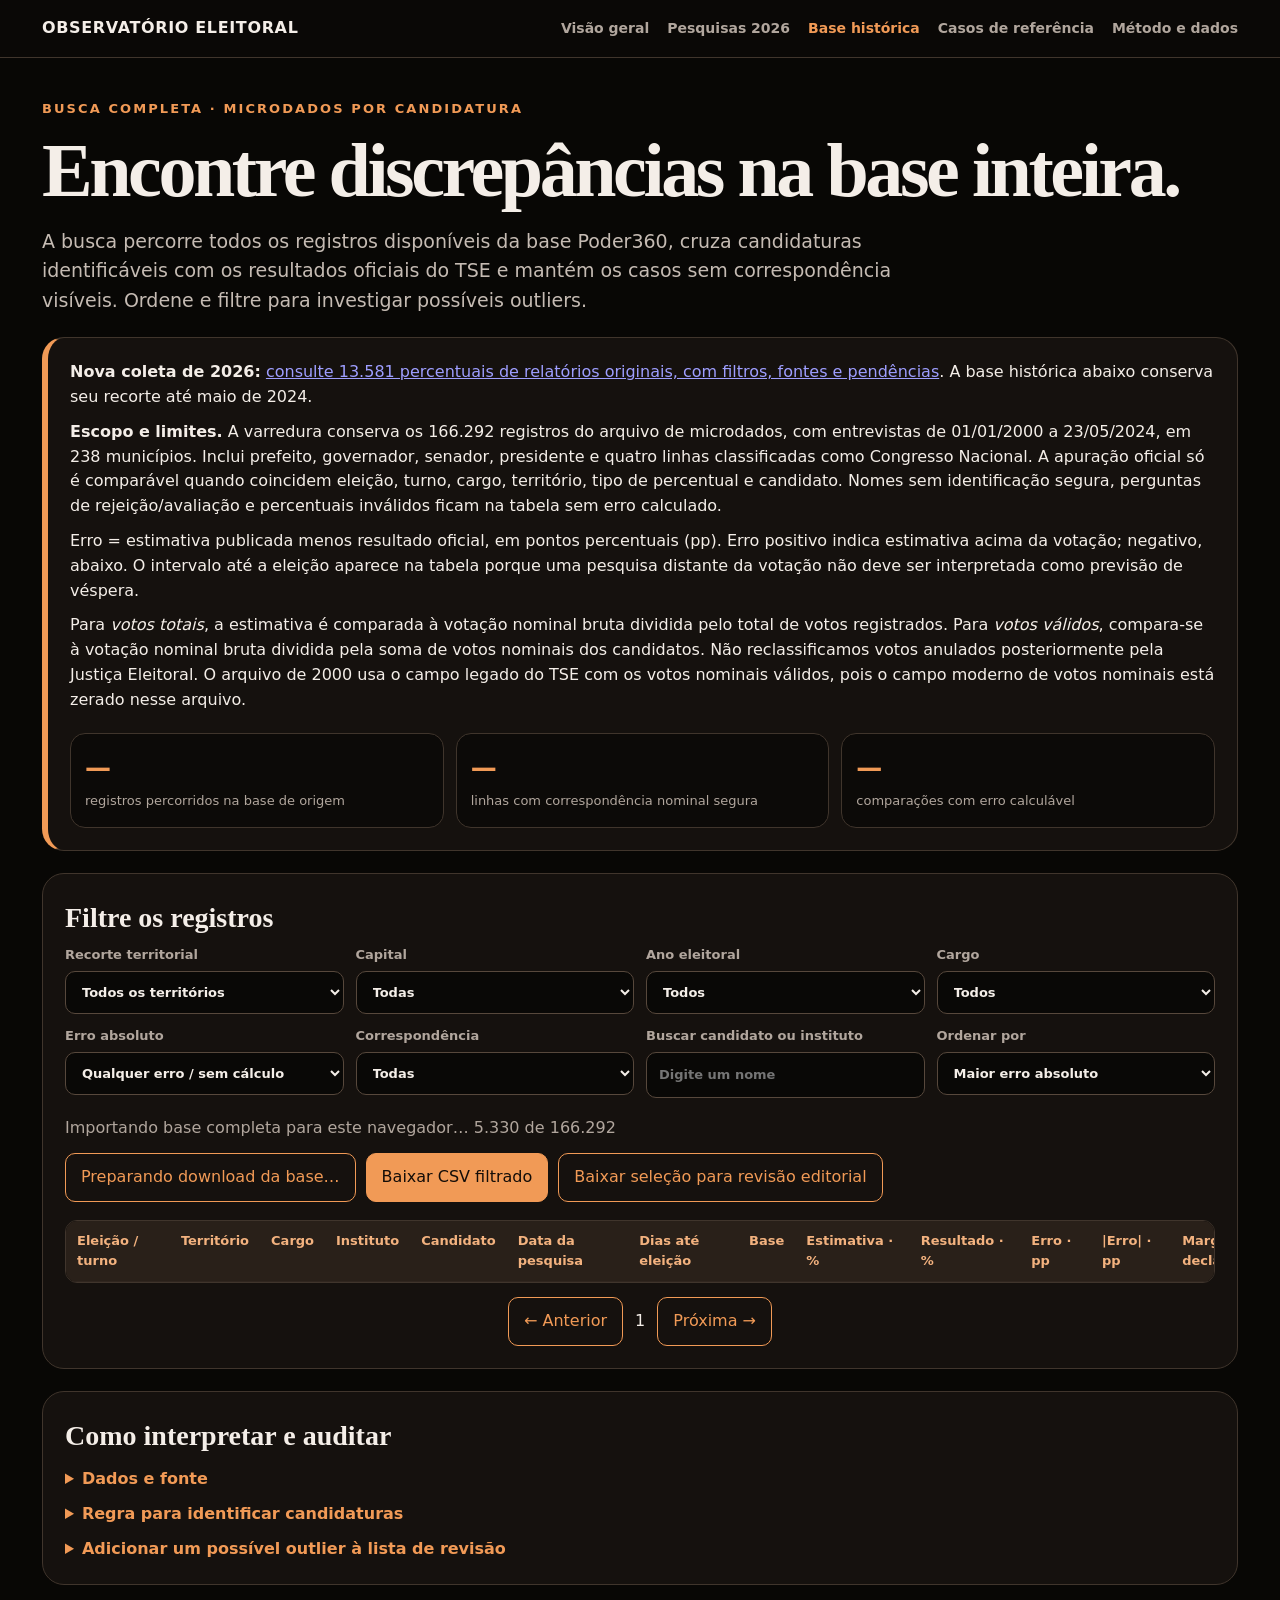
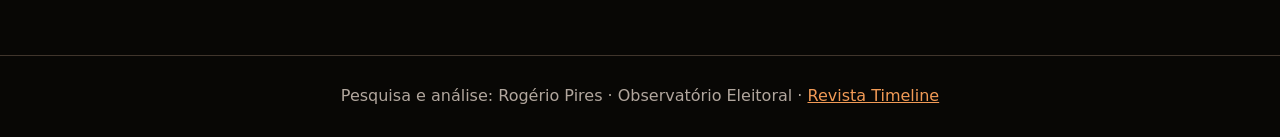
<file: docs/explorador.html>
<!doctype html>
<html lang="pt-BR"><head><meta charset="utf-8"><meta name="viewport" content="width=device-width,initial-scale=1"><meta name="theme-color" content="#080705"><title>Busca nacional de discrepâncias | Observatório Eleitoral</title>
<style>
:root{color-scheme:dark;--bg:#080705;--card:#15110e;--line:#40352c;--text:#f4eee8;--muted:#b1a69d;--orange:#f19a56;--red:#cf3f2c}*{box-sizing:border-box}body{margin:0;background:var(--bg);color:var(--text);font:16px/1.55 system-ui,-apple-system,Segoe UI,sans-serif}.timeline{padding:12px max(22px,calc((100vw - 1240px)/2));border-bottom:1px solid #30241c;font-size:13px;color:var(--muted)}.timeline a{color:inherit;text-decoration:none}.top{position:sticky;top:0;z-index:5;background:#0b0907ee;border-bottom:1px solid var(--line);backdrop-filter:blur(12px)}.topin{max-width:1240px;margin:auto;padding:16px 22px;display:flex;align-items:center;justify-content:space-between;gap:18px}.brand{font-weight:850;letter-spacing:.04em;color:var(--text);text-decoration:none}.nav{display:flex;gap:18px;flex-wrap:wrap}.nav a{color:var(--muted);text-decoration:none;font-weight:700;font-size:14px}.nav a[aria-current]{color:var(--orange)}main{max-width:1240px;margin:auto;padding:38px 22px 70px}.eyebrow{font-size:13px;font-weight:800;letter-spacing:.16em;text-transform:uppercase;color:var(--orange)}h1{font-family:Georgia,serif;font-size:clamp(42px,7vw,76px);line-height:.99;letter-spacing:-.045em;margin:12px 0 18px}h2{font-family:Georgia,serif;font-size:28px;margin:0 0 6px}.lede{font-size:19px;color:#c5bbb3;max-width:900px}.scope,.panel,.method{border:1px solid var(--line);background:var(--card);border-radius:22px;padding:22px;margin-top:22px}.scope{border-left:6px solid var(--orange)}.scope p{margin:0 0 10px}.scope p:last-child{margin-bottom:0}.stats{display:grid;grid-template-columns:repeat(3,1fr);gap:12px;margin-top:20px}.stat{border:1px solid var(--line);background:#0c0a08;border-radius:15px;padding:14px}.stat strong{display:block;color:var(--orange);font-size:26px}.stat span{color:var(--muted);font-size:13px}.filters{display:grid;grid-template-columns:repeat(4,minmax(140px,1fr));gap:12px}.filters label{font-weight:750;font-size:13px;color:var(--muted)}select,input{width:100%;margin-top:6px;padding:12px;border:1px solid #57483c;border-radius:10px;background:#090806;color:var(--text);font:inherit}button,.btn{border:1px solid var(--orange);border-radius:10px;background:var(--orange);color:#140d08;font-weight:800;padding:11px 15px;font:inherit;cursor:pointer}.bar{display:flex;justify-content:space-between;align-items:center;gap:12px;flex-wrap:wrap;margin:18px 0}.bar p{margin:0;color:var(--muted)}.bar-actions{display:flex;gap:10px;flex-wrap:wrap}.btn.secondary{background:transparent;color:var(--orange)}.table-wrap{overflow:auto;max-height:72vh;border:1px solid var(--line);border-radius:12px}table{border-collapse:collapse;width:100%;min-width:1480px;background:#0b0907;font-size:13px}th{position:sticky;top:0;background:#292019;text-align:left;color:#f3b27f;z-index:1}td,th{padding:10px 11px;border-bottom:1px solid #30261f;vertical-align:top}td.num{text-align:right;font-variant-numeric:tabular-nums;white-space:nowrap}.status{color:var(--muted)}.badge{display:inline-block;padding:2px 8px;border:1px solid #514236;border-radius:99px;color:#d7c6b9;font-size:12px}.badge.match{border-color:#816342;color:#ffc28e}.pager{display:flex;align-items:center;justify-content:center;gap:12px;margin-top:14px}.pager button{background:transparent;color:var(--orange)}.pager button:disabled{opacity:.4;cursor:not-allowed}.method details{margin-top:10px}.method summary{cursor:pointer;font-weight:800;color:var(--orange)}.foot{padding:28px 22px;border-top:1px solid var(--line);color:var(--muted);text-align:center}.foot a{color:var(--orange)}@media(max-width:760px){.topin{align-items:flex-start;flex-direction:column}.nav{gap:10px 16px}.filters{grid-template-columns:1fr 1fr}.stats{grid-template-columns:1fr}.scope,.panel,.method{padding:16px}main{padding:26px 14px 55px}}@media(max-width:440px){.filters{grid-template-columns:1fr}}
/* === TEMA CLARO (gerado) === */
html:is([data-tema="claro"],[data-tema="mesclado"]){color-scheme:light;--bg:#f6f3ec;--card:#f4ede7;--line:#d3c8bf;--text:#1f170f;--muted:#62574e}
html:is([data-tema="claro"],[data-tema="mesclado"]) .timeline{border-bottom:1px solid #e7d6cb}
html:is([data-tema="claro"],[data-tema="mesclado"]) .top{background:rgba(246,241,236,0.933)}
html:is([data-tema="claro"],[data-tema="mesclado"]) .lede{color:#4c423a}
html:is([data-tema="claro"],[data-tema="mesclado"]) .stat{background:#f6f1ec}
html:is([data-tema="claro"],[data-tema="mesclado"]) select,html:is([data-tema="claro"],[data-tema="mesclado"]) input{border:1px solid #c3b4a8;background:#f6f3ec}
html:is([data-tema="claro"],[data-tema="mesclado"]) table{background:#f6f1ec}
html:is([data-tema="claro"],[data-tema="mesclado"]) th{background:#ebdcd1;color:#bb5c11}
html:is([data-tema="claro"],[data-tema="mesclado"]) td,html:is([data-tema="claro"],[data-tema="mesclado"]) th{border-bottom:1px solid #e0d6cf}
html:is([data-tema="claro"],[data-tema="mesclado"]) .badge{border:1px solid #c9baae;color:#463528}
html:is([data-tema="claro"],[data-tema="mesclado"]) .badge.match{border-color:#bd9f7e;color:#cc5e00}
/* === FIM TEMA CLARO === */
</style><script src="https://rogeriotpires-spec.github.io/apuracao-timeline/menu/ordena-tabelas.js" defer></script>
</head><body>
<script src="https://rogeriotpires-spec.github.io/apuracao-timeline/menu/timeline-menu.js"></script><header class="top"><div class="topin"><a class="brand" href="index.html">OBSERVATÓRIO ELEITORAL</a><nav class="nav"><a href="index.html">Visão geral</a><a href="pesquisas-2026.html">Pesquisas 2026</a><a href="explorador.html" aria-current="page">Base histórica</a><a href="index.html#casos-especiais">Casos de referência</a><a href="relatorio.html">Método e dados</a></nav></div></header>
<main><span class="eyebrow">Busca completa · microdados por candidatura</span><h1>Encontre discrepâncias na base inteira.</h1><p class="lede">A busca percorre todos os registros disponíveis da base Poder360, cruza candidaturas identificáveis com os resultados oficiais do TSE e mantém os casos sem correspondência visíveis. Ordene e filtre para investigar possíveis outliers.</p>
<section class="scope"><p><b>Nova coleta de 2026:</b> <a href="pesquisas-2026.html">consulte 13.581 percentuais de relatórios originais, com filtros, fontes e pendências</a>. A base histórica abaixo conserva seu recorte até maio de 2024.</p><p><b>Escopo e limites.</b> A varredura conserva os 166.292 registros do arquivo de microdados, com entrevistas de 01/01/2000 a 23/05/2024, em 238 municípios. Inclui prefeito, governador, senador, presidente e quatro linhas classificadas como Congresso Nacional. A apuração oficial só é comparável quando coincidem eleição, turno, cargo, território, tipo de percentual e candidato. Nomes sem identificação segura, perguntas de rejeição/avaliação e percentuais inválidos ficam na tabela sem erro calculado.</p><p>Erro = estimativa publicada menos resultado oficial, em pontos percentuais (pp). Erro positivo indica estimativa acima da votação; negativo, abaixo. O intervalo até a eleição aparece na tabela porque uma pesquisa distante da votação não deve ser interpretada como previsão de véspera.</p><p>Para <i>votos totais</i>, a estimativa é comparada à votação nominal bruta dividida pelo total de votos registrados. Para <i>votos válidos</i>, compara-se à votação nominal bruta dividida pela soma de votos nominais dos candidatos. Não reclassificamos votos anulados posteriormente pela Justiça Eleitoral. O arquivo de 2000 usa o campo legado do TSE com os votos nominais válidos, pois o campo moderno de votos nominais está zerado nesse arquivo.</p><div class="stats"><div class="stat"><strong id="total">—</strong><span>registros percorridos na base de origem</span></div><div class="stat"><strong id="matched">—</strong><span>linhas com correspondência nominal segura</span></div><div class="stat"><strong id="withError">—</strong><span>comparações com erro calculável</span></div></div></section>
<section class="panel"><h2>Filtre os registros</h2><div class="filters">
<label>Recorte territorial<select id="territory"><option value="">Todos os territórios</option><option value="capital">Pesquisas em capitais</option><option value="estado">Pesquisas estaduais</option><option value="Brasil">Brasil</option><option value="municipio">Outros municípios</option></select></label>
<label>Capital<select id="capital"><option value="">Todas</option></select></label><label>Ano eleitoral<select id="year"><option value="">Todos</option></select></label><label>Cargo<select id="office"><option value="">Todos</option></select></label>
<label>Erro absoluto<select id="error"><option value="">Qualquer erro / sem cálculo</option><option value="0-5">Até 5 pp</option><option value="5-10">Acima de 5 a 10 pp</option><option value="10-15">Acima de 10 a 15 pp</option><option value="15-20">Acima de 15 a 20 pp</option><option value="20-25">Acima de 20 a 25 pp</option><option value="25-30">Acima de 25 a 30 pp</option><option value="30-35">Acima de 30 a 35 pp</option><option value="35-40">Acima de 35 a 40 pp</option><option value="40-45">Acima de 40 a 45 pp</option><option value="45-50">Acima de 45 a 50 pp</option><option value="50-">Acima de 50 pp</option></select></label>
<label>Correspondência<select id="match"><option value="">Todas</option></select></label><label>Buscar candidato ou instituto<input id="q" type="search" placeholder="Digite um nome"></label><label>Ordenar por<select id="sort"><option value="error">Maior erro absoluto</option><option value="date">Data da pesquisa</option><option value="candidate">Candidato</option><option value="lead">Dias até eleição</option></select></label>
</div><div class="bar"><p id="count" role="status">Carregando os dados completos…</p><div class="bar-actions"><button class="btn secondary" id="downloadBase" disabled>Preparando download da base…</button><button id="csv">Baixar CSV filtrado</button><button class="btn secondary" id="nominate">Baixar seleção para revisão editorial</button></div></div>
<div class="table-wrap"><table><thead><tr><th>Eleição / turno</th><th>Território</th><th>Cargo</th><th>Instituto</th><th>Candidato</th><th>Data da pesquisa</th><th>Dias até eleição</th><th>Base</th><th>Estimativa · %</th><th>Resultado · %</th><th>Erro · pp</th><th>|Erro| · pp</th><th>Margem declarada · pp</th><th>Correspondência</th><th>Fonte TSE</th></tr></thead><tbody id="rows"></tbody></table></div><div class="pager"><button id="prev">← Anterior</button><span id="page">1</span><button id="next">Próxima →</button></div></section>
<section class="method"><h2>Como interpretar e auditar</h2><details><summary>Dados e fonte</summary><p>Microdados: Base dos Dados, pesquisa Poder360. Resultados eleitorais: Tribunal Superior Eleitoral, arquivos de votação nominal e apuração por município e zona. A coluna “Fonte TSE” abre a página do conjunto de dados utilizado naquela eleição. As páginas do TSE disponibilizam resultados nominais por candidato e território. Pesquisas de prefeito são comparadas ao município pesquisado; pesquisas estaduais ao resultado estadual; pesquisas presidenciais nacionais ao resultado nacional.</p><p><a href="https://basedosdados.org/">Base dos Dados</a> · <a href="https://dadosabertos.tse.jus.br/">Dados Abertos do TSE</a></p></details><details><summary>Regra para identificar candidaturas</summary><p>Correspondência pelo nome de urna ou nome completo; quando não exata, só é aceita correspondência parcial única no mesmo cargo, eleição, turno e território. Ambiguidade e falta de nome oficial permanecem marcadas como não resolvidas.</p></details><details><summary>Adicionar um possível outlier à lista de revisão</summary><p>Marque as linhas desejadas na primeira coluna da tabela e use o botão “Baixar seleção para revisão editorial”. O arquivo inclui os dados de pesquisa e o resultado oficial, além das margens e do link do TSE. A equipe pode conferir a fonte e redigir a justificativa antes de publicar o caso no conjunto de referências.</p></details></section></main><footer class="foot">Pesquisa e análise: Rogério Pires · Observatório Eleitoral · <a href="https://www.revistatimeline.com/">Revista Timeline</a></footer>
<script>
const DATA_PARTS=["dados/comparacao_completa_v3.csv.gz.part-00", "dados/comparacao_completa_v3.csv.gz.part-01", "dados/comparacao_completa_v3.csv.gz.part-02", "dados/comparacao_completa_v3.csv.gz.part-03", "dados/comparacao_completa_v3.csv.gz.part-04", "dados/comparacao_completa_v3.csv.gz.part-05", "dados/comparacao_completa_v3.csv.gz.part-06", "dados/comparacao_completa_v3.csv.gz.part-07", "dados/comparacao_completa_v3.csv.gz.part-08", "dados/comparacao_completa_v3.csv.gz.part-09", "dados/comparacao_completa_v3.csv.gz.part-10", "dados/comparacao_completa_v3.csv.gz.part-11", "dados/comparacao_completa_v3.csv.gz.part-12", "dados/comparacao_completa_v3.csv.gz.part-13", "dados/comparacao_completa_v3.csv.gz.part-14", "dados/comparacao_completa_v3.csv.gz.part-15"];
const DB_NAME='observatorio-explorador-v4',pageSize=100,$=id=>document.getElementById(id);let db,headers=[],colIndex=Object.create(null),page=1,pageCount=1,matchCount=0,baseCount=0,visible=[],queryTx=null,queryRun=0;const selected=new Map();const get=(r,k)=>r[colIndex[k]]??'';
function num(v){if(v==null||v==='')return NaN;return Number(v)}function fmt(v,n=2){let x=num(v);return Number.isFinite(x)?x.toLocaleString('pt-BR',{minimumFractionDigits:0,maximumFractionDigits:n}):'—'}function escape(s){return String(s??'').replace(/[&<>"']/g,c=>({'&':'&amp;','<':'&lt;','>':'&gt;','"':'&quot;',"'":'&#39;'}[c]))}
function openDB(){return new Promise((resolve,reject)=>{const req=indexedDB.open(DB_NAME,1);req.onupgradeneeded=()=>{const d=req.result;if(!d.objectStoreNames.contains('rows'))d.createObjectStore('rows',{keyPath:'id',autoIncrement:true});if(!d.objectStoreNames.contains('meta'))d.createObjectStore('meta',{keyPath:'key'})};req.onsuccess=()=>resolve(req.result);req.onerror=()=>reject(req.error)})}
function metaGet(key){return new Promise((resolve,reject)=>{const req=db.transaction('meta','readonly').objectStore('meta').get(key);req.onsuccess=()=>resolve(req.result?.value);req.onerror=()=>reject(req.error)})}
function metaSet(key,value){return new Promise((resolve,reject)=>{const tx=db.transaction('meta','readwrite');tx.objectStore('meta').put({key,value});tx.oncomplete=resolve;tx.onerror=()=>reject(tx.error);tx.onabort=()=>reject(tx.error||Error('Falha ao gravar dados locais'))})}
function clearRows(){return new Promise((resolve,reject)=>{const tx=db.transaction('rows','readwrite');tx.objectStore('rows').clear();tx.oncomplete=resolve;tx.onerror=()=>reject(tx.error);tx.onabort=()=>reject(tx.error||Error('Falha ao limpar dados locais'))})}
async function writeBatch(batch){if(!batch.length)return;const tx=db.transaction('rows','readwrite'),store=tx.objectStore('rows');for(const row of batch)store.add({row});await new Promise((resolve,reject)=>{tx.oncomplete=resolve;tx.onerror=()=>reject(tx.error);tx.onabort=()=>reject(tx.error||Error('Armazenamento local indisponível'))})}
async function parseCSVStream(stream){const reader=stream.getReader();let row=[],v='',quoted=false,afterQuote=false,processed=0,chunks=0,batch=[],head=null,matched=0,withError=0;const years=new Set(),offices=new Set(),matches=new Set(),capitals=new Set();function finishRow(){if(!head){head=row;headers=head;if(headers.length)headers[0]=headers[0].replace(/^\uFEFF/,'');head.forEach((k,i)=>colIndex[k]=i);row=[];return}if(row.length>1){const r=row;batch.push(r);processed++;if(get(r,'status_correspondencia')==='Correspondência nominal')matched++;if(Number.isFinite(num(get(r,'erro_absoluto_pp'))))withError++;for(const [key,set] of [['ano_eleitoral',years],['cargo',offices],['status_correspondencia',matches],['capital_estado',capitals]]){const val=get(r,key);if(val)set.add(val)}}row=[]}try{while(true){const part=await reader.read();if(part.done)break;const s=part.value;for(let i=0;i<s.length;i++){const c=s[i];if(quoted){if(afterQuote){afterQuote=false;if(c==='"'){v+='"';continue}quoted=false}else if(c==='"'){afterQuote=true;continue}else{v+=c;continue}}if(c==='"'){quoted=true;continue}if(c===','){row.push(v);v=''}else if(c==='\n'){row.push(v.replace(/\r$/,''));v='';finishRow()}else v+=c}if(batch.length>=500)await writeBatch(batch.splice(0));chunks++;if(chunks%32===0){$('count').textContent=`Importando base completa para este navegador… ${processed.toLocaleString('pt-BR')} de 166.292`;await new Promise(resolve=>setTimeout(resolve,0))}}if(afterQuote){afterQuote=false;quoted=false}if(v||row.length){row.push(v.replace(/\r$/,''));finishRow()}await writeBatch(batch);const meta={complete:true,headers,count:processed,matched,withError,years:[...years],offices:[...offices],matches:[...matches],capitals:[...capitals]};await metaSet('data',meta);return meta}finally{reader.releaseLock()}}
async function fetchBase(){const parts=await Promise.all(DATA_PARTS.map(async path=>{const res=await fetch(path);if(!res.ok)throw Error('HTTP '+res.status+' em '+path);return res.blob()}));return new Blob(parts,{type:'application/gzip'})}
function fillSelect(id,values){for(const v of values.sort((a,b)=>a.localeCompare(b,'pt-BR'))){const o=document.createElement('option');o.value=v;o.textContent=v;$(id).append(o)}}function fillFilters(m){fillSelect('year',m.years);fillSelect('office',m.offices);fillSelect('match',m.matches);fillSelect('capital',m.capitals)}
async function load(){try{if(!('indexedDB'in window)||!('DecompressionStream'in window))throw Error('Este navegador não oferece o armazenamento local necessário. Atualize o Safari e tente novamente.');db=await openDB();let meta=await metaGet('data');if(!meta?.complete){await clearRows();$('count').textContent='Preparando a leitura da base completa…';const zip=await fetchBase(),stream=zip.stream().pipeThrough(new DecompressionStream('gzip')).pipeThrough(new TextDecoderStream());meta=await parseCSVStream(stream)}headers=meta.headers;headers.forEach((k,i)=>colIndex[k]=i);baseCount=meta.count;$('total').textContent=meta.count.toLocaleString('pt-BR');$('matched').textContent=meta.matched.toLocaleString('pt-BR');$('withError').textContent=meta.withError.toLocaleString('pt-BR');fillFilters(meta);$('downloadBase').disabled=false;$('downloadBase').textContent='Baixar base completa compactada';await apply(true)}catch(e){$('count').textContent='Não foi possível carregar a base completa: '+(e?.message||e)}}
function readRows(onRow){return new Promise((resolve,reject)=>{const tx=db.transaction('rows','readonly');queryTx=tx;const req=tx.objectStore('rows').openCursor();req.onsuccess=()=>{const c=req.result;if(!c){resolve();return}onRow(c.value.row,c.primaryKey);c.continue()};req.onerror=()=>reject(req.error);tx.onabort=()=>reject(tx.error||Error('Consulta cancelada'));tx.onerror=()=>reject(tx.error)})}
function currentFilters(){return{t:$('territory').value,cap:$('capital').value,yr:$('year').value,off:$('office').value,err:$('error').value,mat:$('match').value,q:$('q').value.trim().toLocaleLowerCase('pt-BR')}}function matchesFilters(x,f){const g=k=>get(x,k),{t,cap,yr,off,err,mat,q}=f;if(t==='capital'&&(!g('municipio_pesquisado')||g('capital_estado')!==g('municipio_pesquisado')))return false;if(t==='estado'&&g('abrangencia_resultado')!=='uf')return false;if(t==='Brasil'&&g('abrangencia_resultado')!=='Brasil')return false;if(t==='municipio'&&(g('abrangencia_resultado')!=='municipio'||g('capital_estado')===g('municipio_pesquisado')))return false;if(cap&&(g('abrangencia_resultado')!=='municipio'||g('municipio_pesquisado')!==cap))return false;if(yr&&g('ano_eleitoral')!==yr)return false;if(off&&g('cargo')!==off)return false;if(mat&&g('status_correspondencia')!==mat)return false;if(q&&!`${g('candidato_pesquisa')} ${g('instituto')} ${g('nome_urna_tse')}`.toLocaleLowerCase('pt-BR').includes(q))return false;if(err){const n=num(g('erro_absoluto_pp')),[a,b]=err.split('-');if(!Number.isFinite(n))return false;if(a==='50'){if(n<=50)return false}else if(a==='0'){if(n>5)return false}else if(n<=Number(a)||n>Number(b))return false}return true}
function sortEntry(row,id,sort){if(sort==='candidate')return[id,get(row,'candidato_pesquisa')];if(sort==='date')return[id,get(row,'data_pesquisa')];const k=sort==='lead'?'dias_antes_da_eleicao':'erro_absoluto_pp',n=num(get(row,k));return[id,Number.isFinite(n)?n:null]}function compareEntry(a,b,sort){let c=0;if(sort==='candidate')c=a[1].localeCompare(b[1],'pt-BR');else if(sort==='date')c=b[1].localeCompare(a[1]);else{const av=a[1]??-Infinity,bv=b[1]??-Infinity;c=bv-av}return c||a[0]-b[0]}function heapAdd(heap,entry,limit,sort){if(heap.length<limit){let i=heap.push(entry)-1;while(i){const p=(i-1)>>1;if(compareEntry(heap[p],heap[i],sort)>=0)break;[heap[p],heap[i]]=[heap[i],heap[p]];i=p}return}if(compareEntry(entry,heap[0],sort)>=0)return;heap[0]=entry;let i=0;while(true){let left=i*2+1,right=left+1,worst=i;if(left<heap.length&&compareEntry(heap[worst],heap[left],sort)<0)worst=left;if(right<heap.length&&compareEntry(heap[worst],heap[right],sort)<0)worst=right;if(worst===i)break;[heap[worst],heap[i]]=[heap[i],heap[worst]];i=worst}}
function getRows(ids){return new Promise((resolve,reject)=>{if(!ids.length){resolve([]);return}const tx=db.transaction('rows','readonly'),store=tx.objectStore('rows'),out=[];let remaining=ids.length;ids.forEach((id,i)=>{const req=store.get(id);req.onsuccess=()=>{out[i]=req.result?.row;remaining--;if(!remaining)resolve(out)};req.onerror=()=>reject(req.error)});tx.onabort=()=>reject(tx.error||Error('Falha ao abrir a página'));tx.onerror=()=>reject(tx.error)})}
async function apply(reset=false){if(!db)return;if(reset)page=1;const run=++queryRun;if(queryTx){try{queryTx.abort()}catch{}}const limit=page*pageSize,best=[],filters=currentFilters(),sort=$('sort').value;let count=0;$('count').textContent='Consultando todos os registros…';try{await readRows((x,id)=>{if(run!==queryRun||!matchesFilters(x,filters))return;count++;heapAdd(best,sortEntry(x,id,sort),limit,sort)})}catch(e){if(run!==queryRun)return;$('count').textContent='Erro ao consultar os dados locais: '+(e?.message||e);return}if(run!==queryRun)return;matchCount=count;pageCount=Math.max(1,Math.ceil(count/pageSize));if(page>pageCount){page=pageCount;return apply()}best.sort((a,b)=>compareEntry(a,b,sort));const ids=best.slice((page-1)*pageSize,page*pageSize).map(x=>x[0]);try{visible=await getRows(ids)}catch(e){$('count').textContent='Erro ao abrir esta página: '+(e?.message||e);return}if(run===queryRun)render()}
function rowKey(x){return ['id_pesquisa','id_cenario','candidato_pesquisa','cargo','ano_eleitoral','territorio_comparado','tipo_pesquisa'].map(k=>get(x,k)).join('|')}
function render(){const g=(x,k)=>get(x,k);$('count').textContent=`${matchCount.toLocaleString('pt-BR')} registros neste recorte · ${baseCount.toLocaleString('pt-BR')} na base completa`;$('page').textContent=`Página ${page} de ${pageCount}`;$('prev').disabled=page<=1;$('next').disabled=page>=pageCount;$('rows').innerHTML=visible.map(x=>`<tr><td>${escape(g(x,'ano_eleitoral')||'—')} · ${escape(g(x,'turno')||'—')}º turno</td><td>${escape(g(x,'territorio_comparado')||'—')}</td><td>${escape(g(x,'cargo')||'—')}</td><td>${escape(g(x,'instituto')||'—')}</td><td>${escape(g(x,'candidato_pesquisa')||'—')}<div class="status">Urna: ${escape(g(x,'nome_urna_tse')||'—')}</div></td><td>${escape(g(x,'data_pesquisa')||'—')}</td><td class="num">${fmt(g(x,'dias_antes_da_eleicao'),0)}</td><td>${escape(g(x,'base_percentual_pesquisa')||'—')}</td><td class="num">${fmt(g(x,'estimativa_comparada_pct'))}</td><td class="num">${fmt(g(x,'resultado_tse_pct_base_compativel'))}</td><td class="num">${fmt(g(x,'erro_pp'))}</td><td class="num"><b>${fmt(g(x,'erro_absoluto_pp'))}</b></td><td class="num">+${fmt(g(x,'margem_mais_pp'))} / −${fmt(g(x,'margem_menos_pp'))}</td><td><span class="badge ${g(x,'status_correspondencia')==='Correspondência nominal'?'match':''}">${escape(g(x,'status_correspondencia')||'—')}</span><br><label><input type="checkbox" class="pick" ${selected.has(rowKey(x))?'checked':''} ${Number.isFinite(num(g(x,'erro_absoluto_pp')))?'':'disabled'} style="width:auto"> incluir revisão</label></td><td><a target="_blank" rel="noopener" href="${escape(g(x,'fonte_resultado_tse')||'#')}" style="color:var(--orange)">TSE ↗</a></td></tr>`).join('')||'<tr><td colspan="15">Nenhum registro corresponde aos filtros selecionados.</td></tr>';document.querySelectorAll('.pick').forEach((box,i)=>{box.onchange=()=>{const row=visible[i],k=rowKey(row);if(box.checked)selected.set(k,row);else selected.delete(k)}})}
function csvLine(values){return values.map(v=>'"'+String(v??'').replace(/"/g,'""')+'"').join(',')+'\r\n'}function saveBlob(blob,name){const a=document.createElement('a');a.href=URL.createObjectURL(blob);a.download=name;a.click();setTimeout(()=>URL.revokeObjectURL(a.href),1500)}
async function exportFiltered(){const parts=['\ufeff'+csvLine(headers)];let batch=[];$('csv').disabled=true;$('csv').textContent='Preparando CSV…';const filters=currentFilters();try{await readRows(x=>{if(matchesFilters(x,filters)){batch.push(csvLine(headers.map(k=>get(x,k))));if(batch.length>=1000){parts.push(batch.join(''));batch=[]}}});if(batch.length)parts.push(batch.join(''));saveBlob(new Blob(parts,{type:'text/csv;charset=utf-8'}),'busca_nacional_filtrada.csv')}catch(e){alert('Falha ao exportar o recorte: '+e.message)}finally{$('csv').disabled=false;$('csv').textContent='Baixar CSV filtrado'}}
async function downloadBase(){try{$('downloadBase').disabled=true;$('downloadBase').textContent='Preparando arquivo…';const zip=await fetchBase();saveBlob(zip,'comparacao_completa.csv.gz')}catch(e){alert('Não foi possível baixar a base: '+e.message)}finally{$('downloadBase').disabled=false;$('downloadBase').textContent='Baixar base completa compactada'}}
$('downloadBase').onclick=downloadBase;['territory','capital','year','office','error','match','sort'].forEach(id=>$(id).addEventListener('change',()=>apply(true)));$('q').addEventListener('input',()=>{clearTimeout(window.filterTimer);window.filterTimer=setTimeout(()=>apply(true),250)});$('prev').onclick=()=>{if(page>1){page--;apply()}};$('next').onclick=()=>{if(page<pageCount){page++;apply()}};$('csv').onclick=exportFiltered;$('nominate').onclick=()=>{const fields=['id_pesquisa','id_cenario','ano_eleitoral','turno','territorio_comparado','capital_estado','uf','cargo','instituto','candidato_pesquisa','nome_urna_tse','partido_pesquisa','data_pesquisa','dias_antes_da_eleicao','base_percentual_pesquisa','estimativa_comparada_pct','resultado_tse_pct_base_compativel','erro_pp','erro_absoluto_pp','margem_mais_pp','margem_menos_pp','status_correspondencia','fonte_resultado_tse'];if(selected.size){const lines=[csvLine([...fields,'acao']),...[...selected.values()].map(x=>csvLine([...fields.map(k=>get(x,k)),'revisar candidatura a caso de referência']))];saveBlob(new Blob(['\ufeff',...lines],{type:'text/csv;charset=utf-8'}),'propostas_casos_referencia.csv')}else alert('Marque ao menos uma linha da tabela antes de baixar a lista de revisão editorial.')};load();
</script></body></html>
</file>
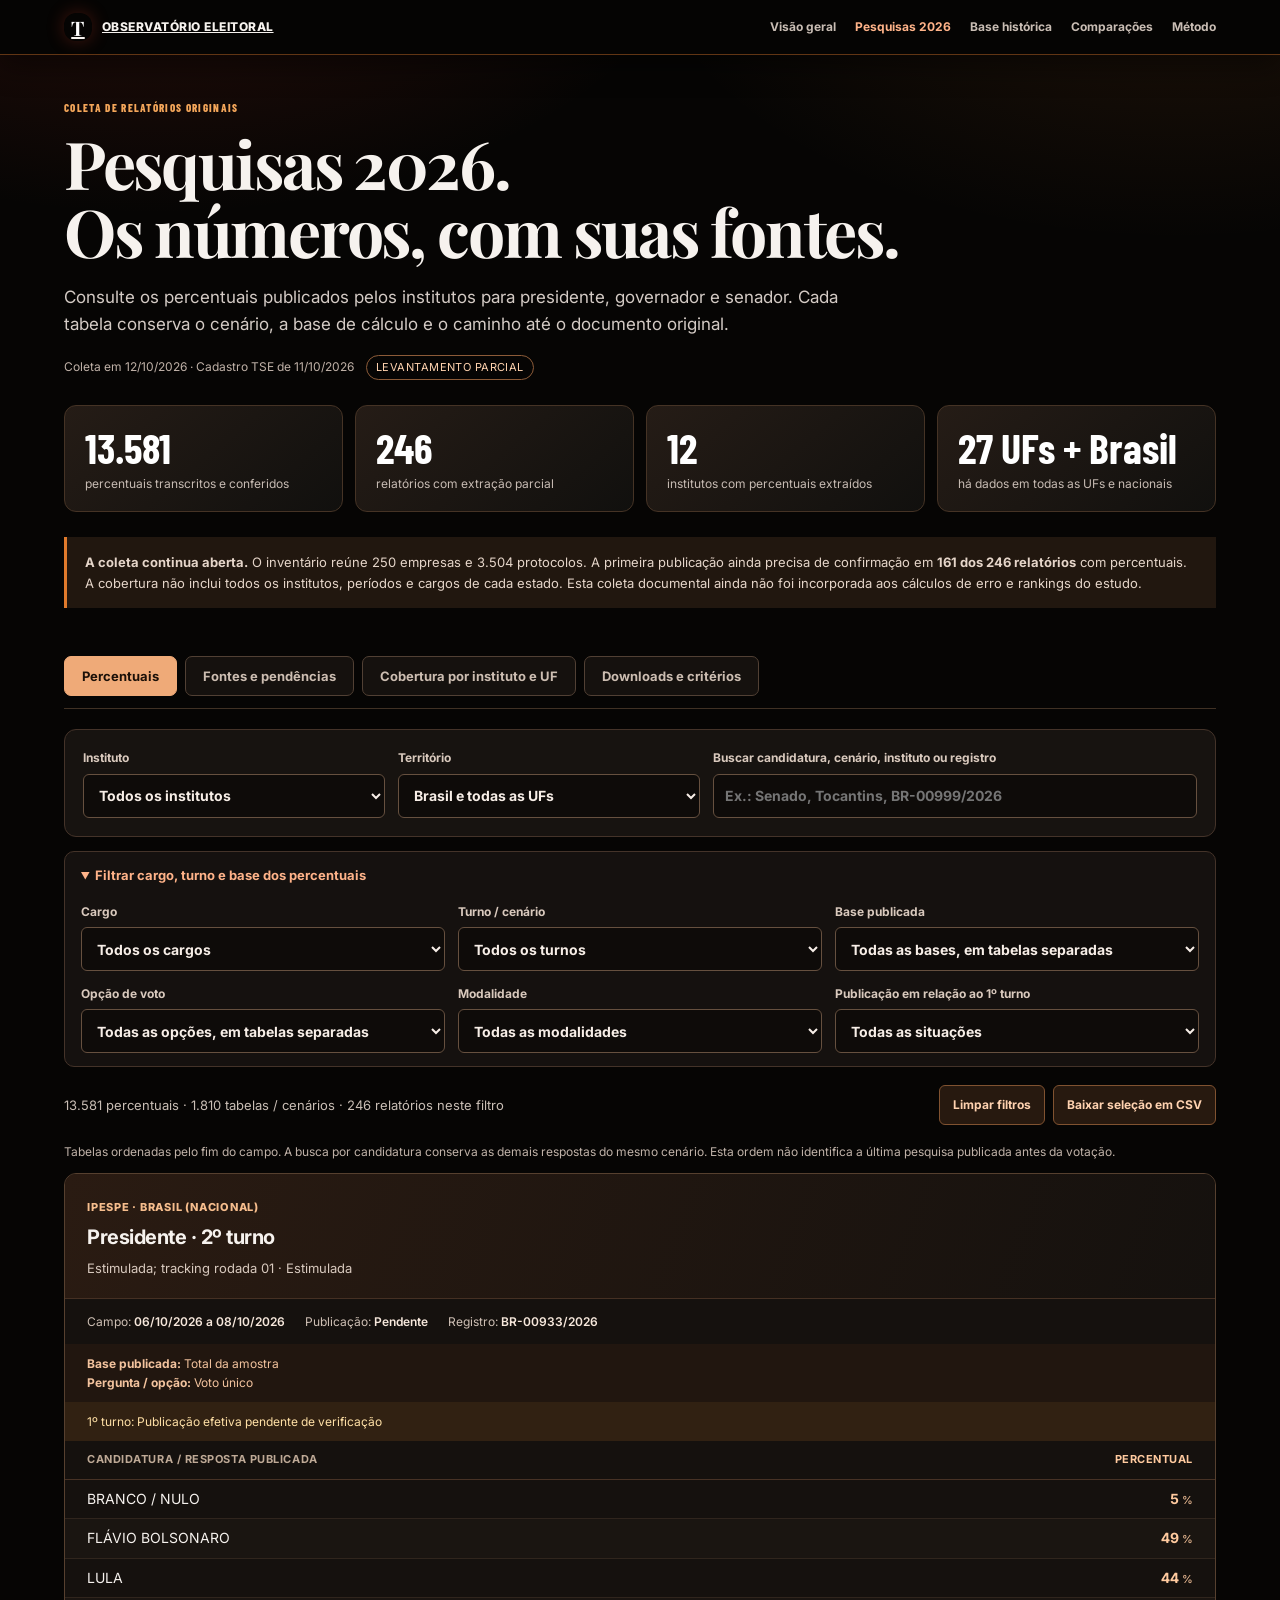
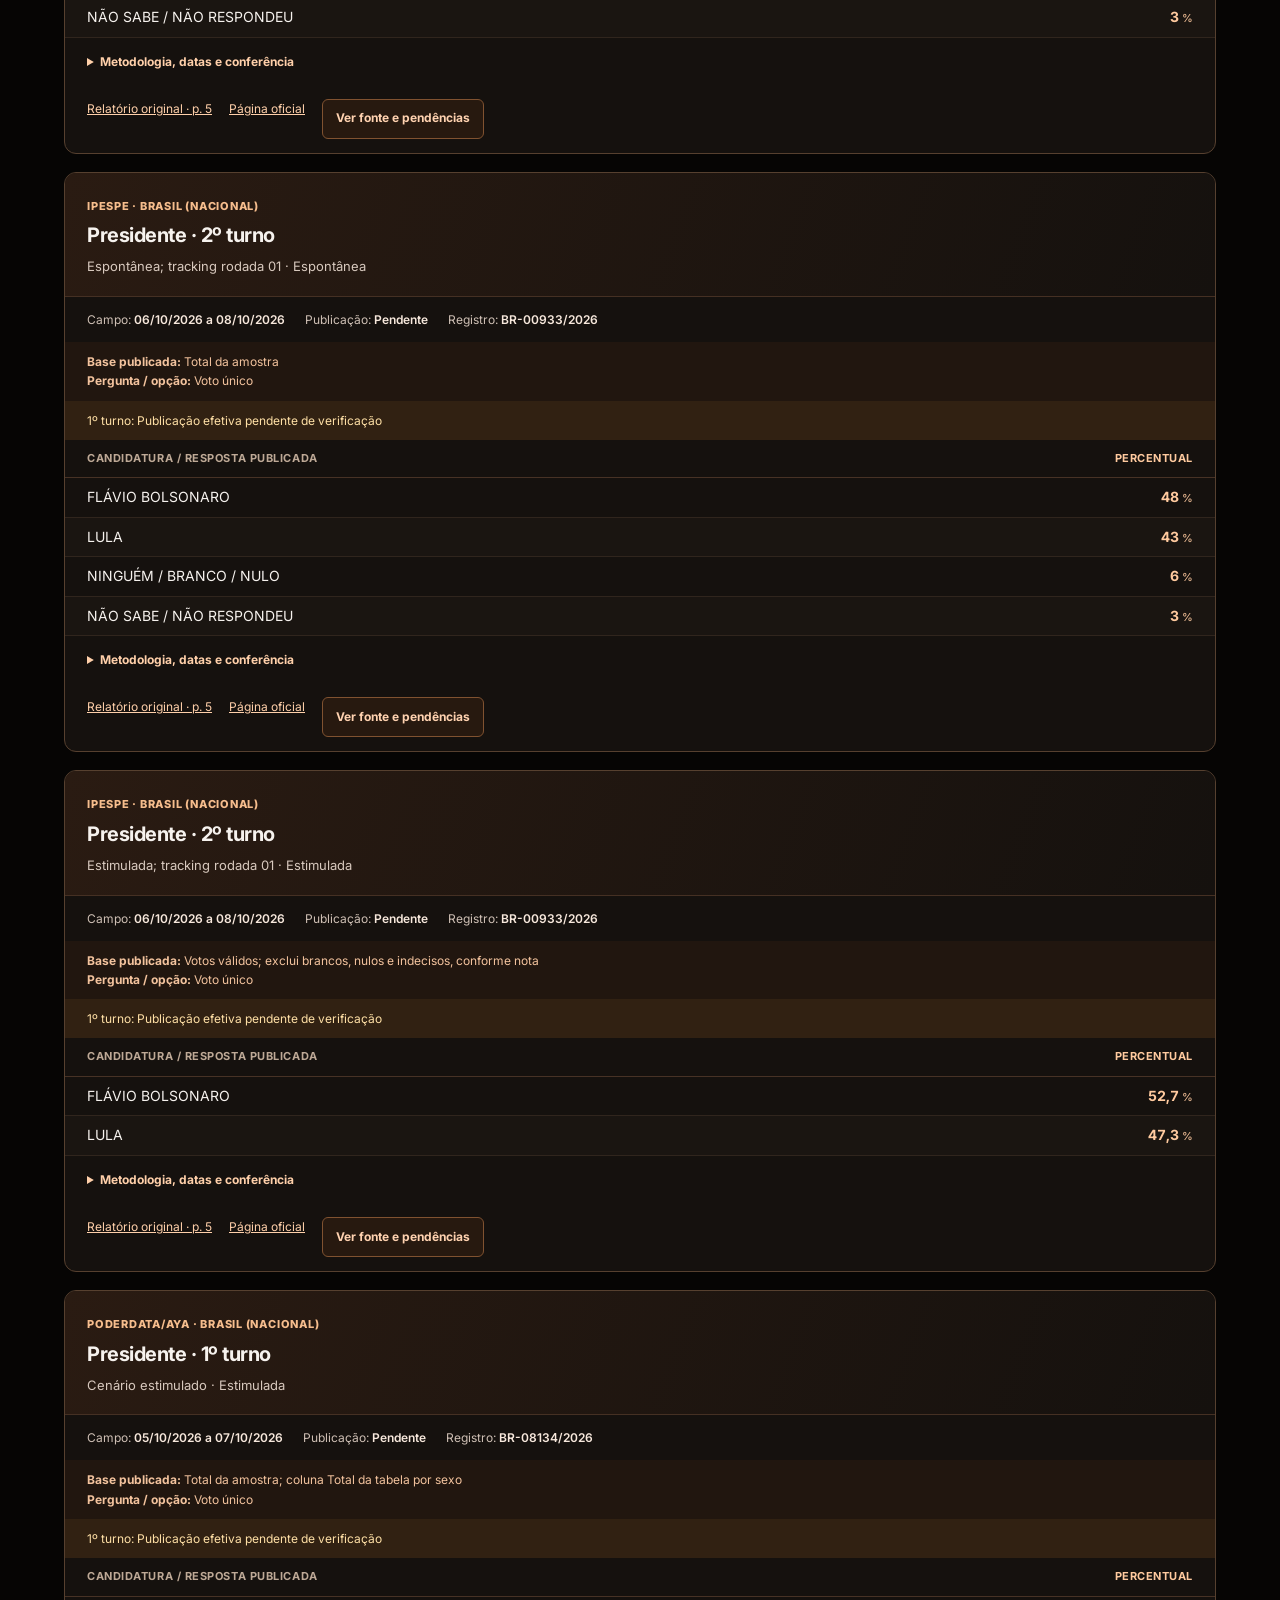
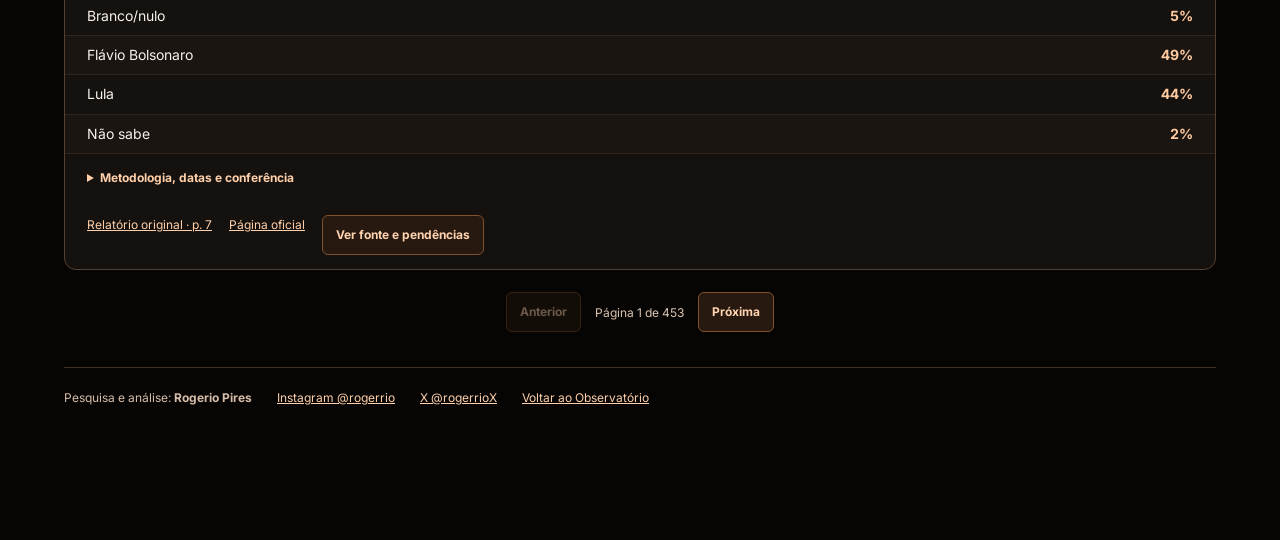
<file: docs/pesquisas-2026.html>
<!doctype html>
<html lang="pt-BR"><head>
<meta charset="utf-8"><meta name="viewport" content="width=device-width,initial-scale=1"><meta name="theme-color" content="#111111">
<title>Pesquisas 2026: dados e fontes oficiais | Observatório Eleitoral</title>
<meta name="description" content="Consulte 13.581 percentuais de 246 relatórios originais de pesquisas eleitorais de 2026. Filtros por instituto, UF, cargo e cenário, fontes e pendências.">
<meta property="og:type" content="website"><meta property="og:locale" content="pt_BR"><meta property="og:site_name" content="Revista Timeline · Observatório Eleitoral">
<meta property="og:title" content="Pesquisas 2026: consulte os dados e as fontes"><meta property="og:description" content="13.581 percentuais, 246 relatórios e 12 institutos com dados extraídos. Levantamento parcial, com fontes e pendências abertas à consulta.">
<meta property="og:url" content="https://observatorio.revistatimeline.com/pesquisas-2026.html"><meta property="og:image" content="https://observatorio.revistatimeline.com/og-image.png?v=3">
<link rel="canonical" href="https://observatorio.revistatimeline.com/pesquisas-2026.html">
<link rel="stylesheet" href="site.css?v=filtros-mobile-20261010"><link rel="stylesheet" href="pesquisas-2026.css?v=20261012">
<script src="pesquisas-2026.js?v=20261012" defer></script><script src="https://rogeriotpires-spec.github.io/apuracao-timeline/menu/ordena-tabelas.js" defer></script>
</head><body class="coleta-page">
<script src="https://rogeriotpires-spec.github.io/apuracao-timeline/menu/timeline-menu.js"></script>
<header class="top"><div class="topin"><a class="brand" href="index.html"><span class="brandmark">O</span> OBSERVATÓRIO ELEITORAL</a><nav class="nav" aria-label="Áreas do Observatório"><a href="index.html">Visão geral</a><a href="pesquisas-2026.html" aria-current="page">Pesquisas 2026</a><a href="explorador.html">Base histórica</a><a href="index.html#visao-comparison">Comparações</a><a href="relatorio.html">Método</a></nav></div></header>
<main class="wrap">
<section class="coleta-intro" aria-labelledby="titulo-coleta"><div class="eyebrow">Coleta de relatórios originais</div><h1 id="titulo-coleta">Pesquisas 2026.<br>Os números, com suas fontes.</h1><p class="lede">Consulte os percentuais publicados pelos institutos para presidente, governador e senador. Cada tabela conserva o cenário, a base de cálculo e o caminho até o documento original.</p><p class="coleta-date">Coleta em 12/10/2026 · Cadastro TSE de 11/10/2026 <span class="coleta-status">LEVANTAMENTO PARCIAL</span></p>
<div class="coleta-kpis" aria-label="Cobertura da coleta"><article><strong>13.581</strong><span>percentuais transcritos e conferidos</span></article><article><strong>246</strong><span>relatórios com extração parcial</span></article><article><strong>12</strong><span>institutos com percentuais extraídos</span></article><article><strong>27 UFs + Brasil</strong><span>há dados em todas as UFs e nacionais</span></article></div>
<div class="coleta-note"><p><b>A coleta continua aberta.</b> O inventário reúne 250 empresas e 3.504 protocolos. A primeira publicação ainda precisa de confirmação em <b>161 dos 246 relatórios</b> com percentuais. A cobertura não inclui todos os institutos, períodos e cargos de cada estado. Esta coleta documental ainda não foi incorporada aos cálculos de erro e rankings do estudo.</p></div></section>
<noscript><div class="coleta-note">Ative o JavaScript para usar os filtros. Os dados completos continuam disponíveis no <a href="dados/coleta-2026/Pesquisas_2026_Dados_Fontes_e_Auditoria.zip" download>pacote de dados e fontes</a>.</div></noscript>
<div class="coleta-tabs" role="tablist" aria-label="Consultar a coleta"><button id="tab-dados" type="button" role="tab" data-tab="dados" aria-selected="true" aria-controls="panel-dados">Percentuais</button><button id="tab-fontes" type="button" role="tab" data-tab="fontes" aria-selected="false" aria-controls="panel-fontes" tabindex="-1">Fontes e pendências</button><button id="tab-cobertura" type="button" role="tab" data-tab="cobertura" aria-selected="false" aria-controls="panel-cobertura" tabindex="-1">Cobertura por instituto e UF</button><button id="tab-downloads" type="button" role="tab" data-tab="downloads" aria-selected="false" aria-controls="panel-downloads" tabindex="-1">Downloads e critérios</button></div>
<div class="coleta-filters" id="filtros-comuns"><label>Instituto<select id="instituto"><option value="">Todos os institutos</option></select></label><label>Território<select id="uf"><option value="">Brasil e todas as UFs</option></select></label><label class="coleta-search">Buscar candidatura, cenário, instituto ou registro<input type="search" id="busca" placeholder="Ex.: Senado, Tocantins, BR-00999/2026" autocomplete="off"></label></div>
<p id="carregamento" class="coleta-loading" role="status">Carregando a coleta…</p><div id="erro-carga" class="coleta-empty" role="alert" hidden><strong>Não foi possível carregar os dados.</strong><p id="erro-mensagem"></p><button type="button" class="coleta-button" id="tentar-novamente">Tentar novamente</button> <a class="coleta-button" href="dados/coleta-2026/Pesquisas_2026_Dados_Fontes_e_Auditoria.zip" download>Baixar os arquivos</a></div>
<section id="panel-dados" role="tabpanel" aria-labelledby="tab-dados">
<details class="coleta-extra" open><summary>Filtrar cargo, turno e base dos percentuais</summary><div class="coleta-extra-grid"><label>Cargo<select id="cargo"><option value="">Todos os cargos</option></select></label><label>Turno / cenário<select id="turno"><option value="">Todos os turnos</option></select></label><label>Base publicada<select id="base"><option value="">Todas as bases, em tabelas separadas</option></select></label><label>Opção de voto<select id="opcao"><option value="">Todas as opções, em tabelas separadas</option></select></label><label>Modalidade<select id="modalidade"><option value="">Todas as modalidades</option></select></label><label>Publicação em relação ao 1º turno<select id="temporal"><option value="">Todas as situações</option></select></label></div></details>
<div class="coleta-toolbar"><p id="contagem-dados" role="status" aria-live="polite"></p><div class="coleta-actions"><button class="coleta-button" type="button" id="limpar-dados">Limpar filtros</button><button class="coleta-button" type="button" id="baixar-filtrado" disabled>Baixar seleção em CSV</button></div></div><p class="coleta-date">Tabelas ordenadas pelo fim do campo. A busca por candidatura conserva as demais respostas do mesmo cenário. Esta ordem não identifica a última pesquisa publicada antes da votação.</p>
<div id="lista-dados" class="coleta-results"></div><div id="paginacao-dados" class="coleta-pager"></div></section>
<section id="panel-fontes" role="tabpanel" aria-labelledby="tab-fontes" hidden><div class="coleta-filter-short"><label for="status-fonte">Situação do documento</label><select id="status-fonte"><option value="">Todas as fontes</option><option value="extraido">Com percentuais extraídos</option><option value="pdf">PDF baixado, extração pendente</option><option value="acesso">Original ainda não acessado / localizado</option></select></div><div class="coleta-toolbar"><p id="contagem-fontes" role="status" aria-live="polite"></p><button class="coleta-button" type="button" id="limpar-fontes">Limpar filtros</button></div><p class="coleta-date">854 entradas de fontes e pendências. Os 690 PDFs incluem anexos e documentos sem extração. Registro no TSE não comprova publicação dos resultados.</p><div id="lista-fontes" class="coleta-source-list"></div><div id="paginacao-fontes" class="coleta-pager"></div></section>
<section id="panel-cobertura" role="tabpanel" aria-labelledby="tab-cobertura" hidden><div class="coleta-filter-short"><label for="status-cobertura">Situação da cobertura</label><select id="status-cobertura"><option value="">Todos os institutos</option><option value="dados">Com percentuais conferidos</option><option value="fontes">Com fontes localizadas, extração pendente</option><option value="pendente">Publicação oficial ainda não confirmada</option></select></div><div class="coleta-toolbar"><p id="contagem-cobertura" role="status" aria-live="polite"></p><button class="coleta-button" type="button" id="limpar-cobertura">Limpar filtros</button></div><div class="coleta-note"><p>Selecione uma UF para consultar a situação de cada instituto naquele território. <b>Publicação não confirmada não significa que o instituto não publicou.</b> Nenhum instituto foi declarado concluído. BR significa abrangência nacional, não a jurisdição do protocolo no TSE.</p></div><div id="lista-cobertura" style="margin-top:18px"></div><div id="paginacao-cobertura" class="coleta-pager"></div></section>
<section id="panel-downloads" role="tabpanel" aria-labelledby="tab-downloads" hidden><div class="coleta-downloads"><article><h3>Base, fontes e auditoria</h3><p>13 arquivos com os percentuais, fontes e pendências, inventário das 250 empresas, cobertura das 7.000 combinações de instituto e território, registros TSE, manifesto de originais e conferência.</p><a class="coleta-button" href="dados/coleta-2026/Pesquisas_2026_Dados_Fontes_e_Auditoria.zip" download>Baixar pacote ZIP</a><p>CSV em UTF-8, separado por ponto e vírgula. Importe CNPJ, registro e valor_publicado como texto. O ZIP conserva integralmente os arquivos da coleta.</p></article><article><h3>Relatórios originais</h3><p>Os links diretos estão em cada tabela e no catálogo de fontes. O manifesto identifica os 690 PDFs baixados por URL e SHA-256.</p><button class="coleta-button" type="button" id="abrir-fontes">Consultar fontes oficiais</button><p>Os PDFs não estão dentro deste ZIP. Há documentos ainda inacessíveis. Futura, CNT/MDA e diversos relatórios da Quaest continuam com pendências.</p></article></div>
<div class="coleta-method"><h3>Como ler os dados</h3><ul><li><b>Percentuais preservados.</b> Votos totais, votos válidos e a coluna “Porcentagem válida” de tabelas SPSS são bases diferentes. Não houve conversão, redistribuição de indecisos ou preenchimento de lacunas.</li><li><b>Senado.</b> Primeiro voto, segundo voto e tabelas de múltiplas respostas ficam separados. Não são somados.</li><li><b>Datas.</b> Data da página, data do catálogo e divulgação prevista no TSE são informações distintas. A primeira publicação pode continuar pendente.</li><li><b>Corte em 2026.</b> Abertura da votação: 4/10 e 25/10, às 8h de Brasília. Publicação no dia sem horário confirmado não é tratada como anterior à abertura. Campo que inclui o dia da eleição aparece sinalizado.</li><li><b>Conferência.</b> Houve comparação textual por dois leitores de PDF e revisão visual de tabelas selecionadas. Não houve conferência visual de todas as páginas. As 229 associações textuais rejeitadas ficaram fora dos percentuais.</li><li><b>Comparações.</b> Os rankings e conclusões do recorte de 7/10/2026 não foram recalculados com esta coleta. A inclusão depende de fonte, publicação, território, cenário e base compatíveis.</li></ul><p><a href="https://dadosabertos.tse.jus.br/dataset/pesquisas-eleitorais-2026" target="_blank" rel="noopener noreferrer">Cadastro oficial de pesquisas do TSE</a> · <a href="https://www.tse.jus.br/comunicacao/noticias/2026/Marco/eleicoes-2026-confira-as-principais-datas-do-calendario-eleitoral" target="_blank" rel="noopener noreferrer">Calendário eleitoral de 2026</a></p></div></section>
<footer class="coleta-footer"><span>Pesquisa e análise: <b>Rogerio Pires</b></span><a href="https://www.instagram.com/rogerrio/" target="_blank" rel="noopener noreferrer">Instagram @rogerrio</a><a href="https://x.com/rogerrioX" target="_blank" rel="noopener noreferrer">X @rogerrioX</a><a href="index.html">Voltar ao Observatório</a></footer>
</main></body></html>
</file>
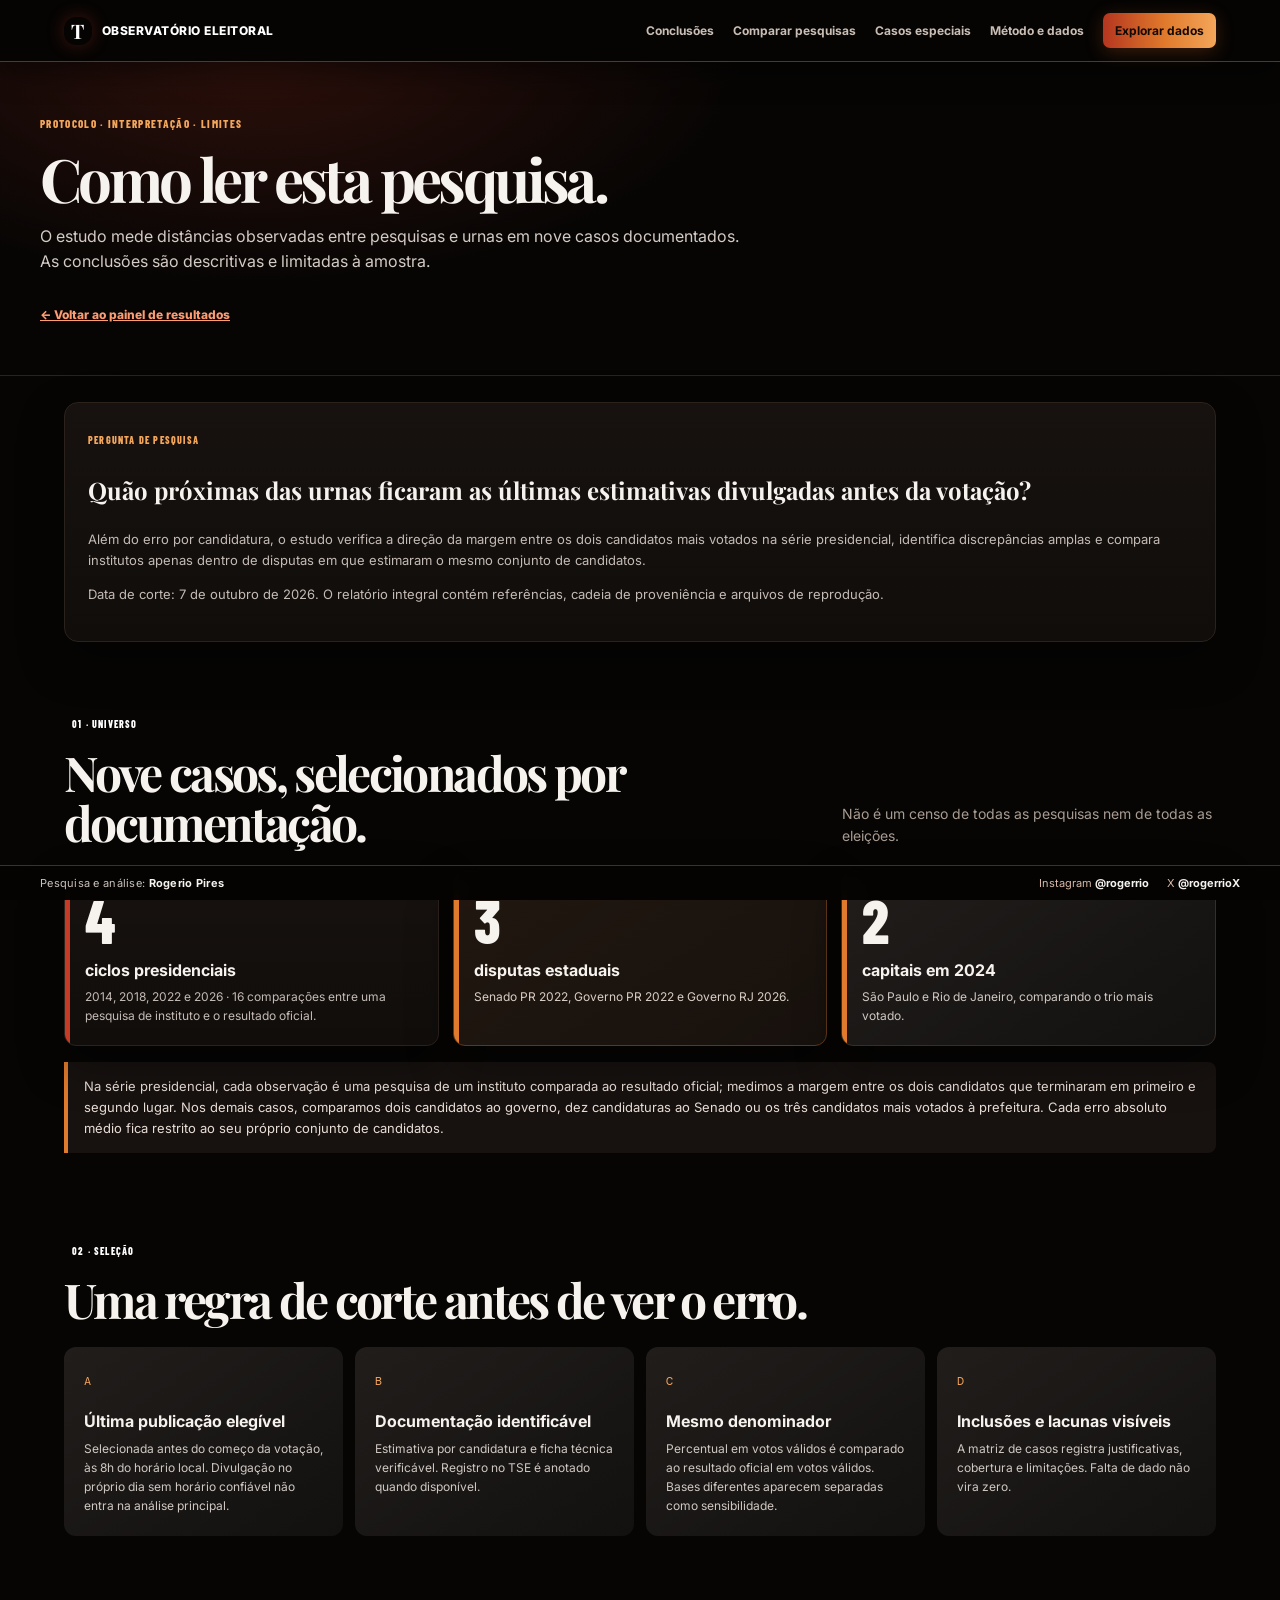
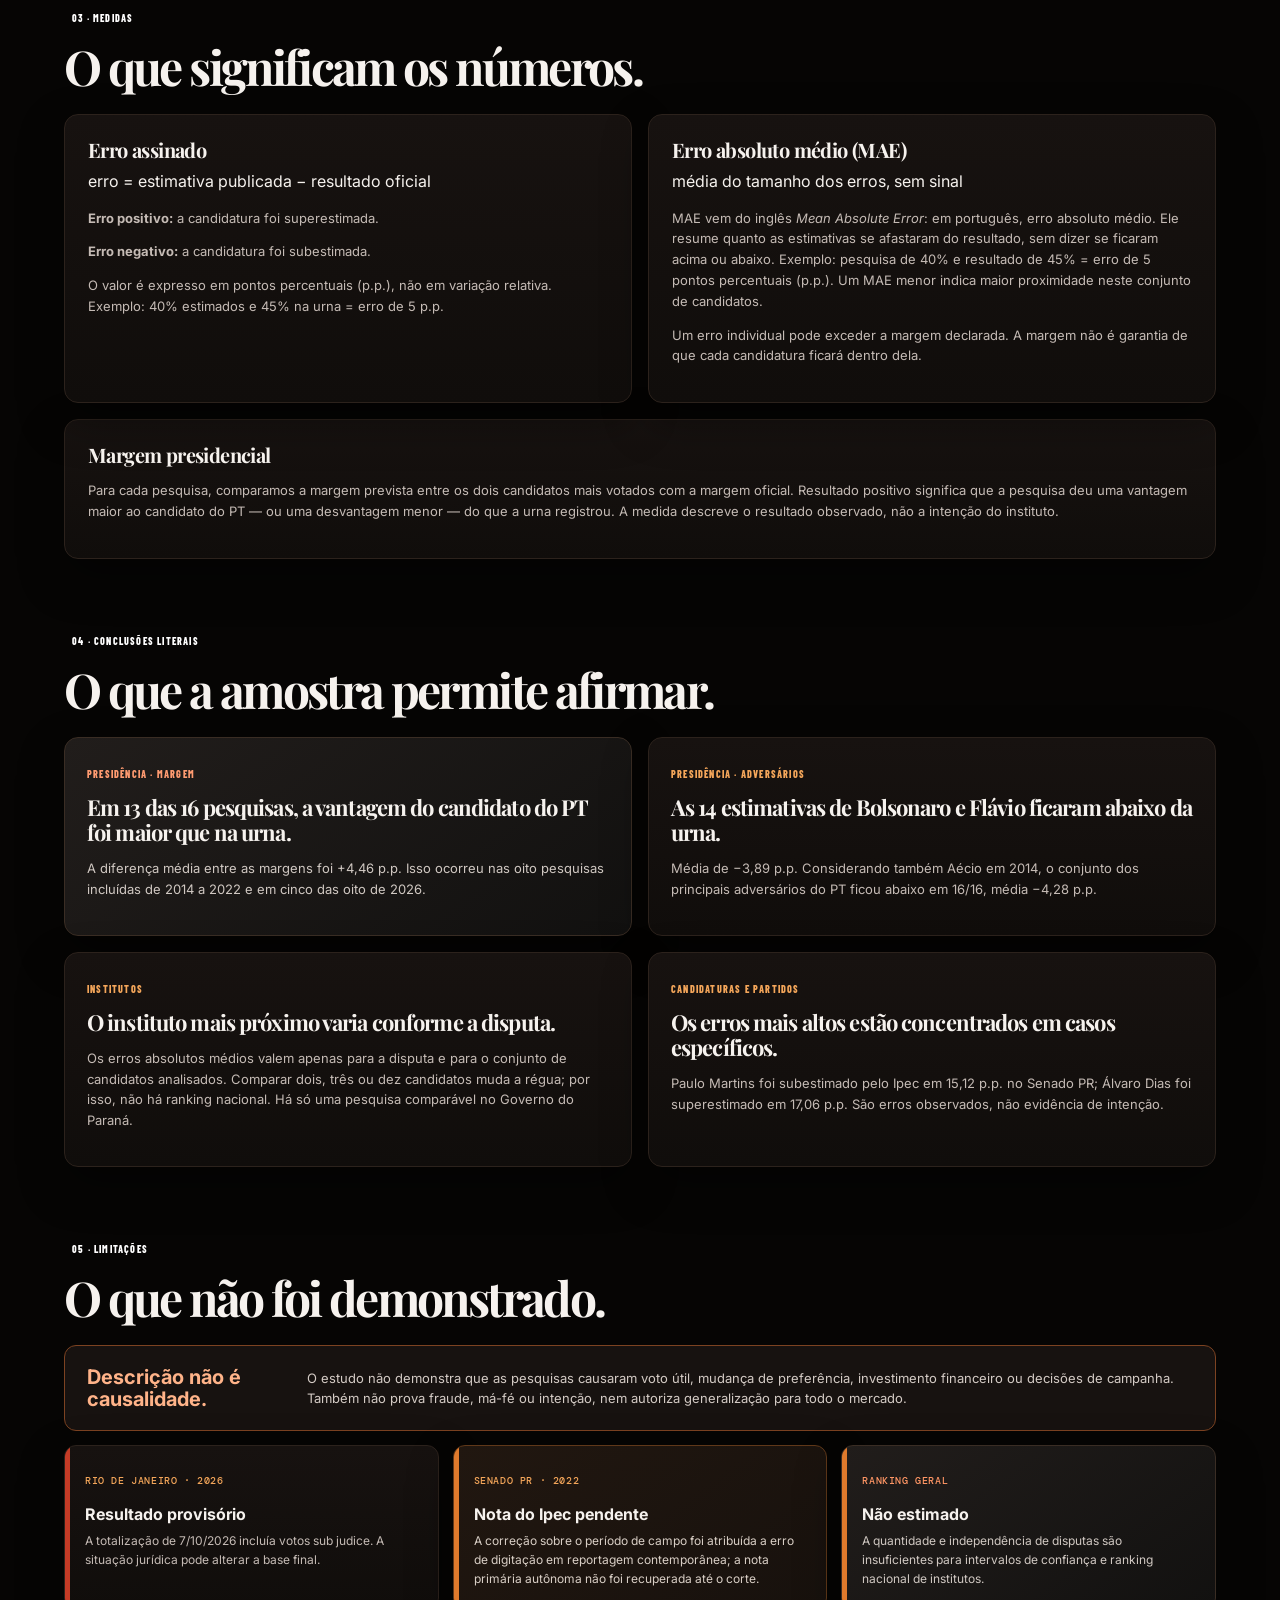
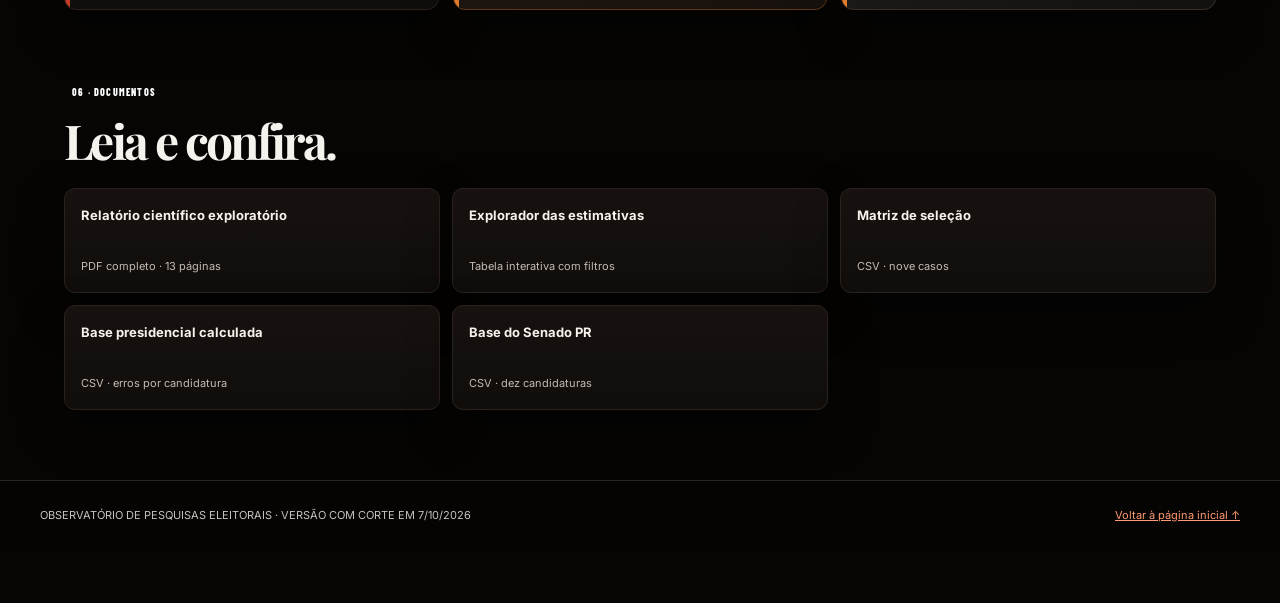
<file: docs/relatorio.html>
<!doctype html><html lang="pt-BR"><head><meta charset="utf-8"><meta name="viewport" content="width=device-width,initial-scale=1"><meta name="theme-color" content="#111"><title>Metodologia e conclusões | Observatório Eleitoral</title><link rel="stylesheet" href="site.css?v=menu-filtros-conclusoes-20261010"><script src="https://rogeriotpires-spec.github.io/apuracao-timeline/menu/ordena-tabelas.js" defer></script>
</head><body>

<script src="https://rogeriotpires-spec.github.io/apuracao-timeline/menu/timeline-menu.js"></script>

<header class="top"><div class="topin"><a class="brand" href="index.html" style="color:white;text-decoration:none"><span class="brandmark">O</span> OBSERVATÓRIO ELEITORAL</a><nav class="nav" aria-label="Navegação principal"><a href="index.html#conclusoes">Conclusões</a><a href="index.html#comparar">Comparar pesquisas</a><a href="index.html#casos-especiais">Casos especiais</a><a href="relatorio.html">Método e dados</a><a class="nav-cta" href="explorador.html">Explorar dados</a></nav></div></header>
<header class="page-head"><div><span class="eyebrow">Protocolo · interpretação · limites</span><h1>Como ler esta pesquisa.</h1><p>O estudo mede distâncias observadas entre pesquisas e urnas em nove casos documentados. As conclusões são descritivas e limitadas à amostra.</p><a class="backlink" href="index.html">← Voltar ao painel de resultados</a></div></header>
<main class="page-content">
<section class="panel"><span class="case-label">Pergunta de pesquisa</span><h2>Quão próximas das urnas ficaram as últimas estimativas divulgadas antes da votação?</h2><p>Além do erro por candidatura, o estudo verifica a direção da margem entre os dois candidatos mais votados na série presidencial, identifica discrepâncias amplas e compara institutos apenas dentro de disputas em que estimaram o mesmo conjunto de candidatos.</p><p>Data de corte: 7 de outubro de 2026. O relatório integral contém referências, cadeia de proveniência e arquivos de reprodução.</p></section>
<section class="section"><div class="section-head"><div><span class="section-number">01 · Universo</span><h2>Nove casos, selecionados por documentação.</h2></div><p>Não é um censo de todas as pesquisas nem de todas as eleições.</p></div><div class="claim-grid"><article class="claim"><div class="stat">4</div><h3>ciclos presidenciais</h3><p>2014, 2018, 2022 e 2026 · 16 comparações entre uma pesquisa de instituto e o resultado oficial.</p></article><article class="claim orange"><div class="stat">3</div><h3>disputas estaduais</h3><p>Senado PR 2022, Governo PR 2022 e Governo RJ 2026.</p></article><article class="claim dark"><div class="stat">2</div><h3>capitais em 2024</h3><p>São Paulo e Rio de Janeiro, comparando o trio mais votado.</p></article></div><div class="callout">Na série presidencial, cada observação é uma pesquisa de um instituto comparada ao resultado oficial; medimos a margem entre os dois candidatos que terminaram em primeiro e segundo lugar. Nos demais casos, comparamos dois candidatos ao governo, dez candidaturas ao Senado ou os três candidatos mais votados à prefeitura. Cada erro absoluto médio fica restrito ao seu próprio conjunto de candidatos.</div></section>
<section class="section"><div class="section-head"><div><span class="section-number">02 · Seleção</span><h2>Uma regra de corte antes de ver o erro.</h2></div></div><div class="method-grid"><article class="method"><span class="num">A</span><h3>Última publicação elegível</h3><p>Selecionada antes do começo da votação, às 8h do horário local. Divulgação no próprio dia sem horário confiável não entra na análise principal.</p></article><article class="method"><span class="num">B</span><h3>Documentação identificável</h3><p>Estimativa por candidatura e ficha técnica verificável. Registro no TSE é anotado quando disponível.</p></article><article class="method"><span class="num">C</span><h3>Mesmo denominador</h3><p>Percentual em votos válidos é comparado ao resultado oficial em votos válidos. Bases diferentes aparecem separadas como sensibilidade.</p></article><article class="method"><span class="num">D</span><h3>Inclusões e lacunas visíveis</h3><p>A matriz de casos registra justificativas, cobertura e limitações. Falta de dado não vira zero.</p></article></div></section>
<section class="section"><div class="section-head"><div><span class="section-number">03 · Medidas</span><h2>O que significam os números.</h2></div></div><div class="two-col"><article class="panel"><h3>Erro assinado</h3><div class="formula">erro = estimativa publicada − resultado oficial</div><p><b>Erro positivo:</b> a candidatura foi superestimada.</p><p><b>Erro negativo:</b> a candidatura foi subestimada.</p><p>O valor é expresso em pontos percentuais (p.p.), não em variação relativa. Exemplo: 40% estimados e 45% na urna = erro de 5 p.p.</p></article><article class="panel"><h3>Erro absoluto médio (MAE)</h3><div class="formula">média do tamanho dos erros, sem sinal</div><p>MAE vem do inglês <i>Mean Absolute Error</i>: em português, erro absoluto médio. Ele resume quanto as estimativas se afastaram do resultado, sem dizer se ficaram acima ou abaixo. Exemplo: pesquisa de 40% e resultado de 45% = erro de 5 pontos percentuais (p.p.). Um MAE menor indica maior proximidade neste conjunto de candidatos.</p><p>Um erro individual pode exceder a margem declarada. A margem não é garantia de que cada candidatura ficará dentro dela.</p></article></div><div class="panel" style="margin-top:16px"><h3>Margem presidencial</h3><p>Para cada pesquisa, comparamos a margem prevista entre os dois candidatos mais votados com a margem oficial. Resultado positivo significa que a pesquisa deu uma vantagem maior ao candidato do PT — ou uma desvantagem menor — do que a urna registrou. A medida descreve o resultado observado, não a intenção do instituto.</p></div></section>
<section class="section"><div class="section-head"><div><span class="section-number">04 · Conclusões literais</span><h2>O que a amostra permite afirmar.</h2></div></div><div class="case-grid"><article class="case-card dark"><span class="case-label">Presidência · margem</span><h3>Em 13 das 16 pesquisas, a vantagem do candidato do PT foi maior que na urna.</h3><p>A diferença média entre as margens foi +4,46 p.p. Isso ocorreu nas oito pesquisas incluídas de 2014 a 2022 e em cinco das oito de 2026.</p></article><article class="case-card"><span class="case-label">Presidência · adversários</span><h3>As 14 estimativas de Bolsonaro e Flávio ficaram abaixo da urna.</h3><p>Média de −3,89 p.p. Considerando também Aécio em 2014, o conjunto dos principais adversários do PT ficou abaixo em 16/16, média −4,28 p.p.</p></article><article class="case-card"><span class="case-label">Institutos</span><h3>O instituto mais próximo varia conforme a disputa.</h3><p>Os erros absolutos médios valem apenas para a disputa e para o conjunto de candidatos analisados. Comparar dois, três ou dez candidatos muda a régua; por isso, não há ranking nacional. Há só uma pesquisa comparável no Governo do Paraná.</p></article><article class="case-card"><span class="case-label">Candidaturas e partidos</span><h3>Os erros mais altos estão concentrados em casos específicos.</h3><p>Paulo Martins foi subestimado pelo Ipec em 15,12 p.p. no Senado PR; Álvaro Dias foi superestimado em 17,06 p.p. São erros observados, não evidência de intenção.</p></article></div></section>
<section class="section"><div class="section-head"><div><span class="section-number">05 · Limitações</span><h2>O que não foi demonstrado.</h2></div></div><div class="guardrail"><strong>Descrição não é causalidade.</strong><p>O estudo não demonstra que as pesquisas causaram voto útil, mudança de preferência, investimento financeiro ou decisões de campanha. Também não prova fraude, má-fé ou intenção, nem autoriza generalização para todo o mercado.</p></div><div class="claim-grid" style="margin-top:14px"><article class="claim"><span class="tag">Rio de Janeiro · 2026</span><h3>Resultado provisório</h3><p>A totalização de 7/10/2026 incluía votos sub judice. A situação jurídica pode alterar a base final.</p></article><article class="claim orange"><span class="tag">Senado PR · 2022</span><h3>Nota do Ipec pendente</h3><p>A correção sobre o período de campo foi atribuída a erro de digitação em reportagem contemporânea; a nota primária autônoma não foi recuperada até o corte.</p></article><article class="claim dark"><span class="tag">Ranking geral</span><h3>Não estimado</h3><p>A quantidade e independência de disputas são insuficientes para intervalos de confiança e ranking nacional de institutos.</p></article></div></section>
<section class="section"><div class="section-head"><div><span class="section-number">06 · Documentos</span><h2>Leia e confira.</h2></div></div><div class="download-grid"><a class="download" href="relatorio-final.pdf?v=e50d43aa" download><strong>Relatório científico exploratório</strong><span>PDF completo · 13 páginas</span></a><a class="download" href="explorador.html"><strong>Explorador das estimativas</strong><span>Tabela interativa com filtros</span></a><a class="download" href="dados/matriz_de_casos.csv"><strong>Matriz de seleção</strong><span>CSV · nove casos</span></a><a class="download" href="dados/presidencia_par_top2_2014_2026_calculado.csv"><strong>Base presidencial calculada</strong><span>CSV · erros por candidatura</span></a><a class="download" href="dados/senado_pr_2022_comparacao.csv"><strong>Base do Senado PR</strong><span>CSV · dez candidaturas</span></a></div></section>
</main><footer class="footer"><div class="footer-in"><span>OBSERVATÓRIO DE PESQUISAS ELEITORAIS · VERSÃO COM CORTE EM 7/10/2026</span><a href="index.html">Voltar à página inicial ↑</a></div></footer><div class="author-credit" aria-label="Créditos e redes sociais"><div class="author-credit__inner"><span class="author-credit__byline">Pesquisa e análise: <strong>Rogerio Pires</strong></span><nav class="author-credit__socials" aria-label="Redes sociais do autor"><a href="https://www.instagram.com/rogerrio/" target="_blank" rel="noopener noreferrer">Instagram <b>@rogerrio</b></a><a href="https://x.com/rogerrioX" target="_blank" rel="noopener noreferrer">X <b>@rogerrioX</b></a></nav></div></div>
<script>
(() => {
  const api = "https://observatorio-counter.rogeriotpires.workers.dev";
  const format = value => Number(value).toLocaleString("pt-BR");

  function show(name, value) {
    document.querySelectorAll('[data-live-counter="' + name + '"]').forEach(node => {
      node.textContent = format(value);
    });
  }

  async function recordVisitAndLoadCounts() {
    try {
      const visitResponse = await fetch(api + "/visit", {
        method: "POST",
        keepalive: true
      });
      if (visitResponse.ok) {
        const visit = await visitResponse.json();
        if (visit.name === "visits") show("visits", visit.value);
      }

      const countsResponse = await fetch(api + "/counts", { cache: "no-store" });
      if (!countsResponse.ok) return;
      const counts = await countsResponse.json();
      if (Number.isFinite(counts.visits)) show("visits", counts.visits);
      if (Number.isFinite(counts.downloads)) show("downloads", counts.downloads);
    } catch (_) {
      // Keep the last displayed values if the counter service is temporarily unavailable.
    }
  }

  document.querySelectorAll('a[download]').forEach(link => {
    const path = new URL(link.href, window.location.href).pathname;
    if (!path.endsWith("/relatorio-final.pdf")) return;

    link.addEventListener("click", () => {
      fetch(api + "/download", {
        method: "POST",
        keepalive: true
      }).then(response => response.ok ? response.json() : null)
        .then(result => {
          if (result && result.name === "downloads") show("downloads", result.value);
        }).catch(() => {});
    });
  });

  recordVisitAndLoadCounts();
})();
</script>
</body></html>
</file>
<file: docs/site.css>
@import url('https://fonts.googleapis.com/css2?family=Barlow+Condensed:wght@500;600;700;800&family=DM+Mono:wght@400;500&family=Inter:wght@400;500;600;700;800&family=Playfair+Display:wght@600;700&display=swap');
:root{color-scheme:light;--black:#111;--ink:#171717;--muted:#66615e;--paper:#f3f0ed;--white:#fff;--line:#dfd9d4;--red:#c93226;--orange:#ef762c;--cream:#f8e8dc;--soft:#eee9e5;--shadow:0 16px 44px #21130d12;--max:1200px}
*{box-sizing:border-box}html{scroll-behavior:smooth;scroll-padding-top:80px}body{margin:0;background:var(--paper);color:var(--ink);font:16px/1.6 Manrope,Arial,sans-serif}a{color:inherit}button,select,input{font:inherit}.top{position:sticky;top:0;z-index:9;background:#111;color:#fff;border-bottom:1px solid #ffffff20}.topin{max-width:var(--max);margin:auto;padding:13px 24px;display:flex;align-items:center;justify-content:space-between;gap:22px}.brand{font-weight:800;letter-spacing:.04em;font-size:12px;display:flex;align-items:center;gap:10px}.brandmark{width:28px;height:28px;background:var(--red);display:grid;place-items:center;border-radius:7px;font-weight:900;color:white}.nav{display:flex;gap:19px;align-items:center}.nav a{text-decoration:none;color:#ded9d5;font-size:12px;font-weight:700}.nav a:hover,.nav a:focus{color:#ff9b5c}.nav .nav-cta{background:var(--orange);color:#15110f;padding:8px 12px;border-radius:7px}.hero{background:var(--black);color:#fff;position:relative;overflow:hidden}.hero:after{content:"";position:absolute;width:620px;height:620px;border:1px solid #e5493220;border-radius:50%;right:-140px;top:-300px;box-shadow:0 0 0 70px #e5493208,0 0 0 140px #e5493206,0 0 0 210px #e5493204}.hero-in{position:relative;z-index:1;max-width:var(--max);margin:auto;padding:74px 24px 54px;display:grid;grid-template-columns:1.05fr .95fr;gap:42px;align-items:center}.eyebrow{font-size:11px;text-transform:uppercase;letter-spacing:.18em;color:#ff9b71;font-weight:800}.hero h1{font-size:clamp(44px,6.5vw,82px);line-height:.98;letter-spacing:-.07em;margin:17px 0 19px;max-width:690px}.hero h1 em{color:#ff7145;font-style:normal}.hero-copy{max-width:650px;color:#d3ceca;font-size:17px;margin:0}.hero-meta{margin:22px 0 0;color:#a9a19b;font-size:12px;letter-spacing:.03em}.hero-actions{display:flex;flex-wrap:wrap;gap:10px;margin-top:25px}.btn{display:inline-flex;align-items:center;justify-content:center;text-decoration:none;border:1px solid #ffffff4b;color:#fff;border-radius:7px;padding:10px 14px;font-size:13px;font-weight:800}.btn.primary{background:var(--orange);border-color:var(--orange);color:#18110d}.hero-findings{display:grid;gap:12px}.hero-kpi{padding:18px 20px;background:#1b1a19;border:1px solid #ffffff24;border-radius:12px;display:grid;grid-template-columns:150px 1fr;gap:18px;align-items:center}.hero-kpi.featured{background:linear-gradient(115deg,#a3211e,#d43e27);border:0}.hero-kpi strong{font-size:clamp(35px,5vw,58px);line-height:.9;letter-spacing:-.075em;font-weight:800}.hero-kpi p{font-size:13px;line-height:1.4;margin:0;color:#e6dfdb}.hero-kpi small{display:block;color:#ffc4a3;font-size:10px;text-transform:uppercase;letter-spacing:.12em;font-weight:800;margin-bottom:5px}.hero-kpi.featured p{color:#fff}.hero-footnote{font-size:11px;color:#c7bcb5;margin:0 4px}.wrap{max-width:var(--max);margin:auto;padding:0 24px 72px}.section{padding-top:68px}.section-head{display:flex;justify-content:space-between;align-items:end;gap:25px;margin-bottom:23px}.section-number{display:inline-flex;background:var(--red);color:#fff;padding:5px 8px;border-radius:4px;font-size:10px;font-weight:800;letter-spacing:.1em;text-transform:uppercase}.section-head h2{font-size:clamp(29px,4vw,48px);line-height:1.05;letter-spacing:-.055em;margin:10px 0 0}.section-head p{max-width:480px;color:var(--muted);font-size:14px;margin:0}.lead-note{color:var(--muted);font-size:14px;max-width:840px;margin:-7px 0 22px}.claim-grid{display:grid;grid-template-columns:repeat(3,1fr);gap:14px}.claim{background:var(--white);border:1px solid var(--line);border-radius:12px;padding:20px;box-shadow:var(--shadow);position:relative;overflow:hidden}.claim:before{content:"";position:absolute;left:0;top:0;width:5px;height:100%;background:var(--red)}.claim.orange:before{background:var(--orange)}.claim.dark{background:#171514;color:#fff;border-color:#171514}.claim.dark:before{background:var(--orange)}.claim .stat{font-size:clamp(38px,5vw,60px);line-height:.94;letter-spacing:-.07em;font-weight:800}.claim h3{font-size:16px;line-height:1.25;margin:12px 0 7px}.claim p{font-size:12px;color:var(--muted);margin:0}.claim.dark p{color:#d4cbc5}.claim .tag{font:10px 'DM Mono',monospace;letter-spacing:.06em;text-transform:uppercase;color:var(--red);font-weight:500}.claim.dark .tag{color:#ff9665}.panel{background:#fff;border:1px solid var(--line);border-radius:14px;padding:23px;box-shadow:var(--shadow)}.panel.dark{background:#161514;color:#fff;border-color:#161514}.panel h3{font-size:20px;line-height:1.2;margin:0 0 7px;letter-spacing:-.03em}.panel p{color:var(--muted);font-size:13px}.panel.dark p{color:#d0c9c4}.chart-grid{display:grid;grid-template-columns:1.15fr .85fr;gap:16px}.chart-controls{display:flex;flex-wrap:wrap;gap:7px;margin:14px 0}.chip{background:transparent;border:1px solid var(--line);border-radius:99px;padding:6px 10px;font-size:11px;color:var(--ink);font-weight:800;cursor:pointer}.chip[aria-pressed="true"]{background:var(--black);color:#fff;border-color:var(--black)}.margin-chart{display:grid;gap:7px}.mrow{display:grid;grid-template-columns:92px 112px minmax(120px,1fr) 48px;gap:8px;align-items:center;font-size:11px}.mrow .yr{font:10px 'DM Mono',monospace;color:#817a75}.mrow .inst{font-weight:800;white-space:nowrap;overflow:hidden;text-overflow:ellipsis}.mtrack{position:relative;height:18px;background:linear-gradient(to right,transparent calc(50% - .5px),#8d8580 calc(50% - .5px),#8d8580 calc(50% + .5px),transparent calc(50% + .5px));border-bottom:1px solid #eae5e1}.mbar{position:absolute;top:4px;height:10px;border-radius:99px;background:var(--red)}.mbar.neg{background:var(--orange)}.mval{text-align:right;font:10px 'DM Mono',monospace;font-weight:500}.chart-legend{display:flex;gap:15px;flex-wrap:wrap;color:var(--muted);font-size:11px;margin-top:12px}.legend-dot{display:inline-block;width:9px;height:9px;border-radius:50%;background:var(--red);margin-right:5px}.legend-dot.orange{background:var(--orange)}.chart-foot{font-size:11px!important;color:var(--muted)!important;margin:12px 0 0!important}.cycle-bars{display:grid;gap:15px;margin-top:19px}.cycle{display:grid;grid-template-columns:48px 1fr 62px;gap:10px;align-items:center;font-size:12px}.cycle span:first-child{font:11px 'DM Mono',monospace}.cycle-track{height:12px;background:#eee8e4;border-radius:99px;overflow:hidden}.cycle-fill{height:100%;width:var(--w);background:linear-gradient(90deg,#af2521,#ef762c);border-radius:99px}.cycle b{text-align:right;font:11px 'DM Mono',monospace}.two-col{display:grid;grid-template-columns:1fr 1fr;gap:16px}.case-grid{display:grid;grid-template-columns:1fr 1fr;gap:16px}.case-card{background:#fff;border:1px solid var(--line);border-radius:14px;padding:22px;box-shadow:var(--shadow)}.case-card.dark{background:#171514;color:white;border-color:#171514}.case-label{font-size:10px;text-transform:uppercase;letter-spacing:.14em;color:var(--red);font-weight:800}.case-card.dark .case-label{color:#ff9b71}.case-card h3{font-size:22px;line-height:1.15;letter-spacing:-.04em;margin:9px 0}.case-card p{font-size:13px;color:var(--muted)}.case-card.dark p{color:#d4cbc5}.duel{display:grid;gap:13px;margin:18px 0}.duel-row{display:grid;grid-template-columns:110px 1fr 1fr;gap:10px;align-items:center;font-size:11px}.duel-name{font-weight:800}.duel-val{display:grid;grid-template-columns:42px 1fr;gap:6px;align-items:center}.duel-val small{color:var(--muted)}.case-card.dark .duel-val small{color:#bfb4ac}.duel-track{height:9px;background:#e8e2de;border-radius:99px;overflow:hidden}.case-card.dark .duel-track{background:#ffffff1c}.duel-fill{height:100%;width:var(--w);background:var(--red);border-radius:99px}.duel-fill.orange{background:var(--orange)}.result-line{display:grid;grid-template-columns:110px 1fr 52px;gap:8px;align-items:center;margin:10px 0;font-size:11px}.result-line .rbar{height:12px;background:var(--soft);border-radius:99px;overflow:hidden}.result-line .rfill{height:100%;width:var(--w);background:var(--red)}.result-line.orange .rfill{background:var(--orange)}.ranking{display:grid;gap:9px}.rankline{display:grid;grid-template-columns:30px minmax(100px,1fr) 1.3fr 65px;gap:9px;align-items:center;font-size:12px}.rankline .pos{font:10px 'DM Mono',monospace;color:var(--muted)}.rankline .track{height:9px;border-radius:99px;background:#ebe6e2;overflow:hidden}.rankline .fill{height:100%;width:var(--w);background:linear-gradient(90deg,#b92b25,#ed762f);border-radius:99px}.rankline .val{text-align:right;font:11px 'DM Mono',monospace}.rank-note{font-size:11px!important;color:var(--muted)!important;border-top:1px solid var(--line);padding-top:11px;margin-top:13px}.method-grid{display:grid;grid-template-columns:repeat(4,1fr);gap:12px}.method{background:#171514;color:#fff;padding:20px;border-radius:12px;min-height:180px}.method .num{font:12px 'DM Mono',monospace;color:#ff9665}.method h3{font-size:16px;line-height:1.2;margin:19px 0 8px}.method p{font-size:12px;color:#d0c8c2;margin:0}.guardrail{display:grid;grid-template-columns:200px 1fr;gap:20px;align-items:center;border:1px solid #e9b7a1;background:#fff7f2;border-radius:12px;padding:20px 22px;margin-top:18px}.guardrail strong{font-size:20px;line-height:1.1;color:#8a241d}.guardrail p{margin:0;color:#51443e;font-size:13px}.download-grid{display:grid;grid-template-columns:repeat(3,1fr);gap:12px}.download{display:flex;flex-direction:column;justify-content:space-between;background:#fff;border:1px solid var(--line);border-radius:11px;padding:16px;text-decoration:none;min-height:105px}.download:hover{border-color:var(--red);transform:translateY(-2px)}.download strong{font-size:13px}.download span{font-size:11px;color:var(--muted);margin-top:9px}.footer{background:#111;color:#c9c1bc;padding:26px 24px}.footer-in{max-width:var(--max);margin:auto;display:flex;justify-content:space-between;gap:14px;flex-wrap:wrap;font-size:11px}.footer a{color:#ff9b71}.table-wrap{overflow:auto}.data-table{width:100%;border-collapse:collapse;font-size:12px}.data-table th{text-align:left;font-size:10px;text-transform:uppercase;letter-spacing:.08em;color:#716965;padding:10px 8px;border-bottom:2px solid var(--black)}.data-table td{padding:9px 8px;border-bottom:1px solid var(--line);white-space:nowrap}.data-table td.num{text-align:right;font:11px 'DM Mono',monospace}.data-table tr:hover td{background:#faf7f5}.page-head{background:#111;color:white;padding:48px 24px}.page-head>div{max-width:var(--max);margin:auto}.page-head h1{font-size:clamp(34px,5vw,60px);line-height:1;letter-spacing:-.06em;margin:12px 0}.page-head p{color:#d4cbc5;max-width:700px}.page-content{max-width:var(--max);margin:auto;padding:26px 24px 70px}.filter-row{display:flex;gap:9px;flex-wrap:wrap;margin:17px 0}.filter-row input,.filter-row select{border:1px solid var(--line);background:white;border-radius:7px;padding:9px 11px;font-size:12px;min-width:170px}.status-message{font-size:12px;color:var(--muted)}.callout{background:#fff7f2;border-left:4px solid var(--orange);padding:14px 16px;border-radius:0 8px 8px 0;color:#49382f;font-size:13px;margin:16px 0}.bar-list{display:grid;gap:10px}.bar-list .mrow{grid-template-columns:100px 140px minmax(80px,1fr) 54px}.spacer{height:15px}.backlink{display:inline-block;margin-top:14px;color:#ff9b71;font-weight:800;font-size:12px}.mobile-scroll{overflow-x:auto}@media(max-width:850px){.hero-in{grid-template-columns:1fr;padding-top:54px}.hero-findings{grid-template-columns:1fr 1fr}.hero-kpi{grid-template-columns:110px 1fr}.chart-grid{grid-template-columns:1fr}.method-grid{grid-template-columns:1fr 1fr}.claim-grid{grid-template-columns:1fr 1fr}.section-head{display:block}.section-head p{margin-top:9px}.download-grid{grid-template-columns:1fr 1fr}}@media(max-width:600px){.topin{padding:10px 15px}.nav{gap:10px;overflow:auto;max-width:65vw}.nav a{white-space:nowrap;font-size:10px}.nav .optional{display:none}.hero-in{padding:43px 17px 38px;gap:26px}.hero h1{font-size:49px}.hero-copy{font-size:15px}.hero-findings{grid-template-columns:1fr}.hero-kpi{grid-template-columns:100px 1fr;padding:15px}.hero-kpi strong{font-size:42px}.wrap{padding:0 15px 52px}.section{padding-top:50px}.section-head h2{font-size:34px}.claim-grid,.two-col,.case-grid,.method-grid,.download-grid{grid-template-columns:1fr}.claim{padding:17px}.claim .stat{font-size:48px}.panel,.case-card{padding:17px}.mrow{grid-template-columns:42px 82px minmax(110px,1fr) 42px;gap:5px;font-size:10px}.mrow .inst{font-size:10px}.cycle{grid-template-columns:42px 1fr 55px}.duel-row{grid-template-columns:85px 1fr 1fr;gap:5px}.duel-val{grid-template-columns:33px 1fr;gap:4px}.result-line{grid-template-columns:90px 1fr 48px}.rankline{grid-template-columns:22px minmax(90px,1fr) 1fr 54px;gap:6px;font-size:11px}.guardrail{grid-template-columns:1fr;gap:8px}.page-head{padding:36px 17px}.page-content{padding:20px 15px 48px}.filter-row input,.filter-row select{flex:1;min-width:140px}}
@media(prefers-reduced-motion:reduce){html{scroll-behavior:auto}*,*:before,*:after{transition:none!important;animation:none!important}}

.hero-flow{background:linear-gradient(145deg,#211d1b,#121110);border:1px solid #ffffff2b;border-radius:18px;padding:30px;color:#fff;box-shadow:0 18px 55px #0003;position:relative;z-index:1}.flow-title{font:11px 'DM Mono',monospace;color:#ff9665;letter-spacing:.12em;text-transform:uppercase;margin-bottom:22px}.flow-step{display:grid;grid-template-columns:46px 1fr;gap:14px;align-items:center;background:#ffffff0d;border:1px solid #ffffff1f;border-radius:11px;padding:16px}.flow-step>span{display:grid;place-items:center;width:40px;height:40px;border-radius:50%;background:#d33c28;color:#fff;font:13px 'DM Mono',monospace}.flow-step b{display:block;font-size:18px}.flow-step small{display:block;color:#c5bbb5;font-size:12px;margin-top:3px}.flow-step.result>span{background:#f0782d}.flow-connector{text-align:center;color:#ffb08a;font-size:12px;font-weight:800;padding:14px}.hero-flow>p{font-size:13px;color:#d3ceca;margin:17px 0 0;line-height:1.5}.results-grid .claim{min-height:250px;padding:28px 27px 26px;border-radius:16px;display:flex;flex-direction:column;justify-content:flex-start;box-shadow:0 14px 35px #21161014}.results-grid .claim .stat{font-size:clamp(54px,6.5vw,78px);margin:14px 0 0}.results-grid .claim h3{font-size:20px;max-width:24ch;margin:12px 0 8px}.results-grid .claim p{font-size:14px;line-height:1.5}.results-grid .claim.red{background:linear-gradient(135deg,#a3211e,#d43e27);color:#fff;border-color:#a3211e}.results-grid .claim.red:before{background:#ffb389}.results-grid .claim.red .tag{color:#ffe1cf}.results-grid .claim.red p{color:#fff}.results-grid .claim.orange{background:#fff2e6;border-color:#f2d4bd}.rank-definition{display:grid;grid-template-columns:auto 1fr;gap:14px;align-items:start;margin:0 0 18px;padding:18px 20px;background:#171514;color:#fff;border-radius:12px;border-left:5px solid var(--orange)}.rank-definition strong{font-size:18px;color:#ffb389;white-space:nowrap}.rank-definition p{margin:0;color:#ece6e1;font-size:14px;line-height:1.55}@media(max-width:600px){.hero-flow{padding:22px}.flow-step b{font-size:16px}.results-grid .claim{min-height:0;padding:23px}.results-grid .claim .stat{font-size:64px}.rank-definition{grid-template-columns:1fr;gap:6px}.rank-definition strong{white-space:normal}}


/* Assinatura discreta, persistente e acessível em todas as páginas. */
body{padding-bottom:52px}
.author-credit{position:fixed;z-index:20;left:0;right:0;bottom:0;background:rgba(17,17,17,.97);border-top:1px solid #ffffff20;color:#c9c1bc;padding:10px 18px calc(10px + env(safe-area-inset-bottom));backdrop-filter:blur(10px)}
.author-credit__inner{max-width:var(--max);margin:auto;display:flex;align-items:center;justify-content:space-between;gap:18px;font-size:11px;line-height:1.3}
.author-credit__byline{letter-spacing:.025em}.author-credit__byline strong{color:#f4eee9;font-weight:700}.author-credit__socials{display:flex;align-items:center;gap:18px}.author-credit a{color:#d8b9a8;text-decoration:none;transition:color .15s ease}.author-credit a:hover,.author-credit a:focus-visible{color:#ff9b71;text-decoration:underline}.author-credit__socials a{white-space:nowrap}.author-credit__socials b{color:#fff;font-weight:700}
@media(max-width:520px){body{padding-bottom:66px}.author-credit{padding:9px 13px calc(9px + env(safe-area-inset-bottom))}.author-credit__inner{display:grid;grid-template-columns:1fr auto;gap:7px 10px;font-size:10px}.author-credit__byline{grid-column:1/-1}.author-credit__socials{gap:16px}}


/* Cabeçalho da Revista Timeline. Imita a disposição do tema "Padrão" do Substack.
   A navegação do Observatório permanece independente abaixo deste cabeçalho. */
.timeline-sitebar{position:relative;z-index:11;background:#fff;color:#1f2430;border-bottom:1px solid #dedfe2;font-family:Arial,Helvetica,sans-serif}
.timeline-sitebar__masthead{max-width:1380px;margin:auto;min-height:91px;padding:13px 20px;display:flex;align-items:center;justify-content:center;position:relative}
.timeline-sitebar__brand{color:#11151c;text-decoration:none;font-family:Georgia,'Times New Roman',serif;font-weight:400;font-variant:small-caps;letter-spacing:-.035em;line-height:1;font-size:50px}
.timeline-sitebar__brand:hover,.timeline-sitebar__brand:focus-visible{color:#11151c}
.timeline-sitebar__tools{position:absolute;right:20px;top:50%;transform:translateY(-50%);display:flex;align-items:center;gap:11px}
.timeline-sitebar__tools a{display:inline-flex;align-items:center;justify-content:center;text-decoration:none;color:#3e4b60}
.timeline-sitebar__tools a:hover,.timeline-sitebar__tools a:focus-visible{color:#14213a}
.timeline-sitebar__tools svg{height:18px;width:18px;display:block}
.timeline-sitebar__return{border-radius:5px;background:#f0f2f6;border:1px solid #e0e4ec;padding:8px 12px;white-space:nowrap;font-size:12px;font-weight:600}
.timeline-sitebar__navigation{border-top:1px solid #f0f0f0}
.timeline-sitebar__links{display:flex;align-items:center;justify-content:center;gap:clamp(12px,1.55vw,26px);max-width:1380px;margin:0 auto;padding:0 14px;min-height:51px;white-space:nowrap;overflow-x:auto;scrollbar-width:none;-webkit-overflow-scrolling:touch}
.timeline-sitebar__links::-webkit-scrollbar{display:none}
.timeline-sitebar__links a{position:relative;flex:0 0 auto;display:flex;align-items:center;justify-content:center;padding:15px 0 13px;font-size:clamp(11px,1.04vw,13px);line-height:1.5;font-weight:400;color:#3d424b;text-decoration:none;border-bottom:2px solid transparent}
.timeline-sitebar__links a:hover,.timeline-sitebar__links a:focus-visible{color:#111c32}
.timeline-sitebar__links a[aria-current="page"]{border-bottom-color:#2b3548;color:#18202d}
@media(max-width:1000px){
 .timeline-sitebar__masthead{min-height:75px}
 .timeline-sitebar__brand{font-size:44px}
 .timeline-sitebar__links{justify-content:flex-start;gap:20px;padding-left:18px;padding-right:18px}
 .timeline-sitebar__links a{font-size:13px}
}
@media(max-width:600px){
 .timeline-sitebar__masthead{min-height:62px;padding:10px}
 .timeline-sitebar__brand{font-size:33px}
 .timeline-sitebar__tools{right:10px;gap:8px}
 .timeline-sitebar__tools svg{width:15px;height:15px}
 .timeline-sitebar__return{font-size:10px;padding:6px 8px}
 .timeline-sitebar__links{gap:18px;min-height:45px}
 .timeline-sitebar__links a{font-size:12px;padding:12px 0 11px}
}


/* Identidade visual Timeline: preto profundo, cobre, âmbar e vermelho. */
:root{
 color-scheme:dark;
 --black:#060504;--ink:#f6f2ee;--muted:#a89c92;--paper:#060504;--white:#100d0b;
 --line:#2c221c;--red:#c53b26;--orange:#e07a2c;--cream:#f4a65a;--soft:#171210;
 --shadow:0 18px 45px rgba(0,0,0,.38)
}
body{background:radial-gradient(900px 520px at 12% -12%,rgba(197,59,38,.20),transparent 62%),radial-gradient(900px 520px at 92% -8%,rgba(224,122,44,.12),transparent 60%),var(--black);background-attachment:fixed;color:var(--ink);font-family:Inter,system-ui,sans-serif}
h1,h2,.section-head h2,.panel h3,.case-card h3,.page-head h1{font-family:"Playfair Display",Georgia,serif}
.hero h1,.hero-kpi strong,.claim .stat,.big,.cycle b,.duel-name,.result-line b,.rankline .val,.data-table td.num{font-family:"Barlow Condensed","Arial Narrow",Inter,sans-serif}
.top{background:#050403;color:var(--ink);border-bottom:1px solid rgba(224,122,44,.42);box-shadow:0 10px 30px rgba(0,0,0,.48)}
.brandmark{font-size:0;border-radius:12px;background:var(--brand);box-shadow:0 0 18px rgba(197,59,38,.32)}
.brandmark:after{content:"T";font:700 20px "Playfair Display",Georgia,serif;color:#fff}
.nav a{color:#c9bdb4}.nav a:hover,.nav a:focus{color:var(--cream)}
.nav .nav-cta,.btn.primary{background:linear-gradient(90deg,#b5361f,#e07a2c 55%,#f4a65a);border-color:transparent;color:#140a04;box-shadow:0 4px 18px rgba(214,96,30,.26)}
.hero{background:radial-gradient(900px 520px at 12% -12%,rgba(197,59,38,.20),transparent 62%),radial-gradient(900px 520px at 92% -8%,rgba(224,122,44,.12),transparent 60%),#060504}
.hero:after{border-color:rgba(224,122,44,.14);box-shadow:0 0 0 70px rgba(224,122,44,.035),0 0 0 140px rgba(197,59,38,.025),0 0 0 210px rgba(224,122,44,.018)}
.eyebrow,.section-number,.case-label{font-family:"Barlow Condensed",Inter,sans-serif;letter-spacing:.12em}
.eyebrow{color:var(--cream)}
.hero h1 em{color:#ff7145}
.hero-kpi{background:linear-gradient(180deg,#171210,#100d0b);border-color:var(--line)}
.hero-kpi.featured,.results-grid .claim.red{background:linear-gradient(115deg,#a3211e,#d43e27)}
.hero-kpi strong,.claim .stat{font-family:"Barlow Condensed",Inter,sans-serif;letter-spacing:-.02em}
.section-head h2,.page-head h1{color:var(--ink)}
.section-head p,.lead-note{color:var(--muted)}
.claim,.panel,.case-card,.download{background:linear-gradient(180deg,#171210,#100d0b);border-color:var(--line);color:var(--ink);box-shadow:var(--shadow)}
.claim p,.panel p,.case-card p,.download span{color:#c5bbb5}
.claim.dark,.panel.dark,.case-card.dark,.method,.rank-definition{background:linear-gradient(145deg,#211d1b,#121110);border-color:#3a2d24;color:var(--ink)}
.claim.dark p,.panel.dark p,.case-card.dark p,.method p{color:#d0c8c2}
.claim.orange,.results-grid .claim.orange{background:linear-gradient(145deg,#211710,#17110d);border-color:#603819;color:var(--ink)}
.claim.orange p,.results-grid .claim.orange p{color:#d9cfc6}
.claim:before,.results-grid .claim:before{background:var(--red)}
.claim.orange:before,.results-grid .claim.orange:before{background:var(--orange)}
.claim .tag,.case-label,.method .num{color:var(--cream)}
.section-number{background:var(--brand);color:#fff}
.panel h3,.case-card h3,.claim h3{color:var(--ink)}
.chip{background:#100d0b;border-color:var(--line);color:var(--ink)}
.chip[aria-pressed="true"]{background:linear-gradient(90deg,#b5361f,#e07a2c 55%,#f4a65a);border-color:transparent;color:#140a04}
.mtrack{background:linear-gradient(to right,transparent calc(50% - .5px),#77675b calc(50% - .5px),#77675b calc(50% + .5px),transparent calc(50% + .5px));border-color:#2c221c}
.mrow .yr,.rankline .pos{color:#a89c92}
.mbar{background:linear-gradient(90deg,#b5361f,#e07a2c 55%,#f4a65a)}
.mbar.neg{background:#f4a65a}
.cycle-track,.duel-track,.result-line .rbar,.rankline .track{background:#302720}
.cycle-fill,.rankline .fill{background:linear-gradient(90deg,#b5361f,#e07a2c 55%,#f4a65a)}
.duel-fill{background:#c53b26}.duel-fill.orange,.result-line.orange .rfill{background:#e07a2c}
.result-line .rfill{background:#c53b26}
.rank-definition{border-left-color:var(--orange)}
.rank-definition strong{color:#ffb389}.rank-definition p{color:#ece6e1}
.guardrail,.callout{background:#171210;color:#e9ded6;border-color:#603819}
.guardrail{border-color:#7c4221}.guardrail strong{color:#ffb389}.guardrail p{color:#d4cbc5}
.callout{border-left-color:var(--orange)}
.download{transition:transform .2s,border-color .2s,box-shadow .2s}
.download:hover{border-color:var(--orange);box-shadow:0 0 0 1px var(--orange),0 12px 28px rgba(0,0,0,.35)}
.footer{background:#050403;color:#c9c1bc;border-top:1px solid #2c221c}
.footer a,.backlink{color:#ff9b71}
.table-wrap,.mobile-scroll{border:1px solid var(--line);border-radius:12px;background:#100d0b}
.data-table{color:var(--ink)}
.data-table th{color:#c4b7ad;border-bottom-color:#e07a2c;background:#0a0807}
.data-table td{border-bottom-color:var(--line)}
.data-table tr:hover td{background:rgba(224,122,44,.07)}
.filter-row input,.filter-row select,.filter-row button,.sel{background:#100d0b;color:var(--ink);border-color:var(--line)}
.status-message{color:var(--muted)}
.page-head{background:radial-gradient(700px 320px at 20% 0%,rgba(197,59,38,.20),transparent 70%),#060504;border-bottom:1px solid #2c221c}
.page-head p{color:#d4cbc5}
.timeline-sitebar{background:#050403;color:var(--ink);border-color:#2c221c;font-family:Inter,Arial,sans-serif}
.timeline-sitebar__masthead{border-bottom:1px solid #2c221c}
.timeline-sitebar__brand,.timeline-sitebar__brand:hover,.timeline-sitebar__brand:focus-visible{color:#f6f2ee;font-family:"Playfair Display",Georgia,serif;font-variant:normal;letter-spacing:.025em}
.timeline-sitebar__navigation{border-color:#2c221c}
.timeline-sitebar__links a{color:#c5bbb5;border-bottom-color:transparent}
.timeline-sitebar__links a:hover,.timeline-sitebar__links a:focus-visible{color:#f4a65a}
.timeline-sitebar__links a[aria-current="page"]{border-bottom-color:#e07a2c;color:#fff}
.timeline-sitebar__return{background:#171210;border-color:#3a2d24;color:#f4a65a!important}
.author-credit{background:rgba(5,4,3,.97);border-top-color:rgba(224,122,44,.35);color:#c9c1bc}
.author-credit__byline strong,.author-credit__socials b{color:#f6f2ee}
.author-credit a{color:#d8b9a8}.author-credit a:hover,.author-credit a:focus-visible{color:#ff9b71}
@media(max-width:600px){.nav{scrollbar-width:none}.nav a{white-space:nowrap}}

.stat .unit{font-size:.34em;letter-spacing:0;white-space:nowrap;vertical-align:baseline}

/* Contraste dos valores numéricos nos gráficos */
.duel-val small,.result-line b,.rankline .val,.mval{color:#fff!important;font-weight:800!important;text-shadow:0 1px 2px rgba(0,0,0,.8)}

.case-card.dark .duel-val small{color:#fff!important;font-weight:800!important;text-shadow:0 1px 2px rgba(0,0,0,.8)}

/* Faz as larguras percentuais dos preenchimentos serem renderizadas nos spans */
.duel-fill,.result-line .rfill,.rankline .fill,.cycle-fill{display:block}

/* Tabelas comparativas de amostra pequena, sem posição de vencedor */
.ranking.partial .rankline{grid-template-columns:minmax(100px,1fr) 1.3fr 65px}
.ranking.partial .rankline .pos{display:none}




/* Totais acumulados informados pela equipe, em posição discreta. */
.eyebrow .team-visits{display:inline-flex;align-items:center;gap:5px;margin-left:12px;padding:3px 9px;border:1px solid #ffffff30;border-radius:999px;color:#d5cbc4;font:600 10px/1.3 Inter,Arial,sans-serif;letter-spacing:0;text-transform:none;white-space:nowrap}
.team-visits b,.team-downloads b{color:#ffb389;font-variant-numeric:tabular-nums}
.hero-actions .team-downloads{align-self:center;color:#bdb2aa;font-size:11px;white-space:nowrap}
@media(max-width:600px){.eyebrow .team-visits{margin:7px 0 0;display:flex;width:max-content}.hero-actions{align-items:flex-start}.hero-actions .team-downloads{align-self:center;font-size:10px}}


/* Navegação e leitura da nova organização */
html{scroll-padding-top:90px}
#casos-especiais{scroll-margin-top:80px}
.conclusion-brief{margin-top:18px;padding:24px 28px;background:#171514;color:#fff;border-left:5px solid var(--orange);border-radius:12px}
.conclusion-brief .section-number{background:var(--orange);color:#171514}
.conclusion-brief h3{font:700 clamp(24px,3vw,36px)/1.1 'Playfair Display',Georgia,serif;margin:14px 0 8px;max-width:900px}
.conclusion-brief p{max-width:980px;color:#e0d8d2;margin:0;font-size:15px}
.case-filters{display:grid;grid-template-columns:repeat(4,minmax(130px,1fr)) auto;gap:10px;align-items:end;padding:15px;margin:18px 0 22px;background:#fff;border:1px solid var(--line);border-radius:12px}
.case-filters label{display:grid;gap:5px;color:var(--muted);font-size:11px;font-weight:800}
.case-filters select,.case-filters button{min-width:0;padding:9px 10px;background:#fff;border:1px solid var(--line);border-radius:7px;color:var(--ink);font-size:13px}
.case-filters button{cursor:pointer;font-weight:700}
.case-filters button:hover{border-color:var(--orange)}
#filter-count{grid-column:1/-1;color:var(--muted);font-size:12px}
.case-group{margin:20px 0 30px}
.case-group>h3{font:700 20px/1.2 Inter,Arial,sans-serif;margin:0 0 12px}
#special-case-source{display:none}
.case-card[hidden],.case-group[hidden]{display:none}
@media(max-width:760px){.case-filters{grid-template-columns:1fr 1fr}.case-filters button{min-height:42px}.nav{max-width:75vw}}
@media(max-width:460px){.case-filters{grid-template-columns:1fr}.conclusion-brief{padding:19px}.nav a{font-size:10px}}

/* Filtros dos casos especiais: contraste e uso confortáveis no celular. */
.case-filters{
  background:linear-gradient(145deg,#1b1714,#100d0b);
  border:1px solid #49301f;
  border-left:4px solid var(--orange);
  border-radius:14px;
  padding:18px;
  gap:12px;
}
.case-filters label{color:#d8c9bd;font-size:12px}
.case-filters select{
  min-height:44px;
  background:#090807;
  color:#f6f2ee;
  border:1px solid #564538;
  border-radius:8px;
  padding:10px 34px 10px 12px;
  accent-color:var(--orange);
}
.case-filters select:focus-visible,.case-filters button:focus-visible{
  outline:2px solid #f4a65a;
  outline-offset:2px;
}
.case-filters button{
  min-height:44px;
  background:transparent;
  color:#ffb389;
  border:1px solid #8b4c25;
  border-radius:8px;
  padding:10px 14px;
}
.case-filters button:hover{background:#2a1a11;border-color:#f4a65a}
#filter-count{
  border-top:1px solid #3a2d24;
  padding-top:10px;
  color:#bdb0a5;
}
@media(max-width:760px){
  .topin{flex-wrap:wrap;gap:8px;padding:10px 15px}
  .brand{flex:0 0 100%}
  .nav{width:100%;max-width:100%;gap:16px;padding:2px 2px 8px;scrollbar-width:none}
  .nav::-webkit-scrollbar{display:none}
  .nav .nav-tab{font-size:12px}
}
@media(max-width:600px){
  .case-filters{grid-template-columns:repeat(2,minmax(0,1fr));padding:14px;margin:16px 0 20px;gap:12px 10px}
  .case-filters label{min-width:0;font-size:11px}
  .case-filters select{width:100%;font-size:13px;min-height:46px}
  .case-filters button{grid-column:1/-1;min-height:44px}
  #filter-count{grid-column:1/-1;font-size:12px;padding-top:9px}
  body{padding-bottom:0}
  .author-credit{position:static;padding:13px 15px calc(13px + env(safe-area-inset-bottom))}
  .author-credit__inner{display:flex;flex-wrap:wrap;gap:8px 14px;font-size:11px}
  .author-credit__byline{flex:1 0 100%}
  .author-credit__socials{flex-wrap:wrap;gap:10px 18px}
}

/* === TEMA CLARO (gerado) === */
html:is([data-tema="claro"],[data-tema="mesclado"]) .top{color:#1a1714;background:#f4eee8}
html:is([data-tema="claro"],[data-tema="mesclado"]) .nav a{color:#2a2521}
html:is([data-tema="claro"],[data-tema="mesclado"]) .nav a:hover,html:is([data-tema="claro"],[data-tema="mesclado"]) .nav a:focus{color:#cc4f00}
html:is([data-tema="claro"],[data-tema="mesclado"]) .hero{color:#1a1714}
html:is([data-tema="claro"],[data-tema="mesclado"]) .eyebrow{color:#cc3c00}
html:is([data-tema="claro"],[data-tema="mesclado"]) .hero h1 em{color:#cc3000}
html:is([data-tema="claro"],[data-tema="mesclado"]) .hero-copy{color:#35302c}
html:is([data-tema="claro"],[data-tema="mesclado"]) .btn{color:#1a1714}
html:is([data-tema="claro"],[data-tema="mesclado"]) .hero-kpi p{color:#241d19}
html:is([data-tema="claro"],[data-tema="mesclado"]) .hero-kpi small{color:#5c2100}
html:is([data-tema="claro"],[data-tema="mesclado"]) .hero-kpi.featured p{color:#1a1714}
html:is([data-tema="claro"],[data-tema="mesclado"]) .claim.dark{color:#1a1714;background:#f2e7e1}
html:is([data-tema="claro"],[data-tema="mesclado"]) .claim.dark p{color:#3a312b}
html:is([data-tema="claro"],[data-tema="mesclado"]) .claim.dark .tag{color:#cc4100}
html:is([data-tema="claro"],[data-tema="mesclado"]) .panel.dark{color:#1a1714;background:#f2eae2}
html:is([data-tema="claro"],[data-tema="mesclado"]) .panel.dark p{color:#3b342f}
html:is([data-tema="claro"],[data-tema="mesclado"]) .chip[aria-pressed="true"]{color:#1a1714}
html:is([data-tema="claro"],[data-tema="mesclado"]) .case-card.dark{color:#1a1714;background:#f2e7e1}
html:is([data-tema="claro"],[data-tema="mesclado"]) .case-card.dark .case-label{color:#cc3c00}
html:is([data-tema="claro"],[data-tema="mesclado"]) .case-card.dark p{color:#3a312b}
html:is([data-tema="claro"],[data-tema="mesclado"]) .method{color:#1a1714;background:#f2e7e1}
html:is([data-tema="claro"],[data-tema="mesclado"]) .method .num{color:#cc4100}
html:is([data-tema="claro"],[data-tema="mesclado"]) .method p{color:#3d352f}
html:is([data-tema="claro"],[data-tema="mesclado"]) .footer a{color:#cc3c00}
html:is([data-tema="claro"],[data-tema="mesclado"]) .page-head{color:#1a1714;background:#f4eee8}
html:is([data-tema="claro"],[data-tema="mesclado"]) .page-head p{color:#3a312b}
html:is([data-tema="claro"],[data-tema="mesclado"]) .backlink{color:#cc3c00}
html:is([data-tema="claro"],[data-tema="mesclado"]) .hero-flow{color:#1a1714;background:linear-gradient(145deg,#ecddd6,#f4eee8)}
html:is([data-tema="claro"],[data-tema="mesclado"]) .flow-title{color:#cc4100}
html:is([data-tema="claro"],[data-tema="mesclado"]) .flow-connector{color:#cc4200}
html:is([data-tema="claro"],[data-tema="mesclado"]) .hero-flow>p{color:#35302c}
html:is([data-tema="claro"],[data-tema="mesclado"]) .results-grid .claim.red .tag{color:#301200}
html:is([data-tema="claro"],[data-tema="mesclado"]) .results-grid .claim.red p{color:#1a1714}
html:is([data-tema="claro"],[data-tema="mesclado"]) .rank-definition{color:#1a1714;background:#f2e7e1}
html:is([data-tema="claro"],[data-tema="mesclado"]) .rank-definition strong{color:#cc4900}
html:is([data-tema="claro"],[data-tema="mesclado"]) .rank-definition p{color:#1e1813}
html:is([data-tema="claro"],[data-tema="mesclado"]) .author-credit__byline strong{color:#1f160f}
html:is([data-tema="claro"],[data-tema="mesclado"]) .author-credit a{color:#573827}
html:is([data-tema="claro"],[data-tema="mesclado"]) .author-credit a:hover,html:is([data-tema="claro"],[data-tema="mesclado"]) .author-credit a:focus-visible{color:#cc3c00}
html:is([data-tema="claro"],[data-tema="mesclado"]) .author-credit__socials b{color:#1a1714}
html:is([data-tema="claro"],[data-tema="mesclado"]){color-scheme:light;--black:#f6f1ec;--ink:#1e1710;--muted:#6d6157;--paper:#f6f1ec;--white:#f6f0ec;--line:#e9d8cd;--cream:#bf650d;--soft:#f3e8e4;--shadow:0 18px 45px rgba(246,241,236,0.38)}
html:is([data-tema="claro"],[data-tema="mesclado"]) .top{background:#f6f1ec}
html:is([data-tema="claro"],[data-tema="mesclado"]) .nav a{color:#4b3f36}
html:is([data-tema="claro"],[data-tema="mesclado"]) .hero{background:radial-gradient(900px 520px at 12% -12%,rgba(197,59,38,0.2),transparent 62%),radial-gradient(900px 520px at 92% -8%,rgba(224,122,44,0.12),transparent 60%),#f6f1ec}
html:is([data-tema="claro"],[data-tema="mesclado"]) .hero h1 em{color:#cc3000}
html:is([data-tema="claro"],[data-tema="mesclado"]) .hero-kpi{background:linear-gradient(180deg,#f3e8e4,#f6f0ec)}
html:is([data-tema="claro"],[data-tema="mesclado"]) .claim,html:is([data-tema="claro"],[data-tema="mesclado"]) .panel,html:is([data-tema="claro"],[data-tema="mesclado"]) .case-card,html:is([data-tema="claro"],[data-tema="mesclado"]) .download{background:linear-gradient(180deg,#f3e8e4,#f6f0ec)}
html:is([data-tema="claro"],[data-tema="mesclado"]) .claim p,html:is([data-tema="claro"],[data-tema="mesclado"]) .panel p,html:is([data-tema="claro"],[data-tema="mesclado"]) .case-card p,html:is([data-tema="claro"],[data-tema="mesclado"]) .download span{color:#4a403a}
html:is([data-tema="claro"],[data-tema="mesclado"]) .claim.dark,html:is([data-tema="claro"],[data-tema="mesclado"]) .panel.dark,html:is([data-tema="claro"],[data-tema="mesclado"]) .case-card.dark,html:is([data-tema="claro"],[data-tema="mesclado"]) .method,html:is([data-tema="claro"],[data-tema="mesclado"]) .rank-definition{background:linear-gradient(145deg,#ecddd6,#f4eee8);border-color:#dbcec5}
html:is([data-tema="claro"],[data-tema="mesclado"]) .claim.dark p,html:is([data-tema="claro"],[data-tema="mesclado"]) .panel.dark p,html:is([data-tema="claro"],[data-tema="mesclado"]) .case-card.dark p,html:is([data-tema="claro"],[data-tema="mesclado"]) .method p{color:#3d352f}
html:is([data-tema="claro"],[data-tema="mesclado"]) .claim.orange,html:is([data-tema="claro"],[data-tema="mesclado"]) .results-grid .claim.orange{background:linear-gradient(145deg,#f0e5dd,#f4ece6);border-color:#e6be9f}
html:is([data-tema="claro"],[data-tema="mesclado"]) .claim.orange p,html:is([data-tema="claro"],[data-tema="mesclado"]) .results-grid .claim.orange p{color:#392f26}
html:is([data-tema="claro"],[data-tema="mesclado"]) .chip{background:#f6f0ec}
html:is([data-tema="claro"],[data-tema="mesclado"]) .mtrack{background:linear-gradient(to right,transparent calc(50% - .5px),#a49488 calc(50% - .5px),#a49488 calc(50% + .5px),transparent calc(50% + .5px));border-color:#e9d8cd}
html:is([data-tema="claro"],[data-tema="mesclado"]) .mrow .yr,html:is([data-tema="claro"],[data-tema="mesclado"]) .rankline .pos{color:#6d6157}
html:is([data-tema="claro"],[data-tema="mesclado"]) .cycle-track,html:is([data-tema="claro"],[data-tema="mesclado"]) .duel-track,html:is([data-tema="claro"],[data-tema="mesclado"]) .result-line .rbar,html:is([data-tema="claro"],[data-tema="mesclado"]) .rankline .track{background:#dfd6cf}
html:is([data-tema="claro"],[data-tema="mesclado"]) .rank-definition strong{color:#cc4900}
html:is([data-tema="claro"],[data-tema="mesclado"]) .rank-definition p{color:#1e1813}
html:is([data-tema="claro"],[data-tema="mesclado"]) .guardrail,html:is([data-tema="claro"],[data-tema="mesclado"]) .callout{background:#f3e8e4;color:#291e16;border-color:#e6be9f}
html:is([data-tema="claro"],[data-tema="mesclado"]) .guardrail strong{color:#cc4900}
html:is([data-tema="claro"],[data-tema="mesclado"]) .guardrail p{color:#3a312b}
html:is([data-tema="claro"],[data-tema="mesclado"]) .footer{background:#f6f1ec;color:#433b36;border-top:1px solid #e9d8cd}
html:is([data-tema="claro"],[data-tema="mesclado"]) .footer a,html:is([data-tema="claro"],[data-tema="mesclado"]) .backlink{color:#cc3c00}
html:is([data-tema="claro"],[data-tema="mesclado"]) .table-wrap,html:is([data-tema="claro"],[data-tema="mesclado"]) .mobile-scroll{background:#f6f0ec}
html:is([data-tema="claro"],[data-tema="mesclado"]) .data-table th{color:#52453b;background:#f6efec}
html:is([data-tema="claro"],[data-tema="mesclado"]) .filter-row input,html:is([data-tema="claro"],[data-tema="mesclado"]) .filter-row select,html:is([data-tema="claro"],[data-tema="mesclado"]) .filter-row button,html:is([data-tema="claro"],[data-tema="mesclado"]) .sel{background:#f6f0ec}
html:is([data-tema="claro"],[data-tema="mesclado"]) .page-head{background:radial-gradient(700px 320px at 20% 0%,rgba(197,59,38,0.2),transparent 70%),#f6f1ec;border-bottom:1px solid #e9d8cd}
html:is([data-tema="claro"],[data-tema="mesclado"]) .page-head p{color:#3a312b}
html:is([data-tema="claro"],[data-tema="mesclado"]) .timeline-sitebar{background:#f6f1ec;border-color:#e9d8cd}
html:is([data-tema="claro"],[data-tema="mesclado"]) .timeline-sitebar__masthead{border-bottom:1px solid #e9d8cd}
html:is([data-tema="claro"],[data-tema="mesclado"]) .timeline-sitebar__brand,html:is([data-tema="claro"],[data-tema="mesclado"]) .timeline-sitebar__brand:hover,html:is([data-tema="claro"],[data-tema="mesclado"]) .timeline-sitebar__brand:focus-visible{color:#1e1710}
html:is([data-tema="claro"],[data-tema="mesclado"]) .timeline-sitebar__navigation{border-color:#e9d8cd}
html:is([data-tema="claro"],[data-tema="mesclado"]) .timeline-sitebar__links a{color:#4a403a}
html:is([data-tema="claro"],[data-tema="mesclado"]) .timeline-sitebar__links a:hover,html:is([data-tema="claro"],[data-tema="mesclado"]) .timeline-sitebar__links a:focus-visible{color:#bf650d}
html:is([data-tema="claro"],[data-tema="mesclado"]) .timeline-sitebar__links a[aria-current="page"]{color:#1a1714}
html:is([data-tema="claro"],[data-tema="mesclado"]) .timeline-sitebar__return{background:#f3e8e4;border-color:#dbcec5;color:#bf650d !important}
html:is([data-tema="claro"],[data-tema="mesclado"]) .author-credit{background:rgba(246,241,236,0.97);color:#433b36}
html:is([data-tema="claro"],[data-tema="mesclado"]) .author-credit__byline strong,html:is([data-tema="claro"],[data-tema="mesclado"]) .author-credit__socials b{color:#1e1710}
html:is([data-tema="claro"],[data-tema="mesclado"]) .author-credit a{color:#573827}
html:is([data-tema="claro"],[data-tema="mesclado"]) .author-credit a:hover,html:is([data-tema="claro"],[data-tema="mesclado"]) .author-credit a:focus-visible{color:#cc3c00}
html:is([data-tema="claro"],[data-tema="mesclado"]) .duel-val small,html:is([data-tema="claro"],[data-tema="mesclado"]) .result-line b,html:is([data-tema="claro"],[data-tema="mesclado"]) .rankline .val,html:is([data-tema="claro"],[data-tema="mesclado"]) .mval{color:#1a1714 !important}
html:is([data-tema="claro"],[data-tema="mesclado"]) .case-card.dark .duel-val small{color:#1a1714 !important}
html:is([data-tema="claro"],[data-tema="mesclado"]) .eyebrow .team-visits{border:1px solid rgba(26,23,20,0.188);color:#3b312a}
html:is([data-tema="claro"],[data-tema="mesclado"]) .team-visits b,html:is([data-tema="claro"],[data-tema="mesclado"]) .team-downloads b{color:#cc4900}
html:is([data-tema="claro"],[data-tema="mesclado"]) .hero-actions .team-downloads{color:#554a42}
html:is([data-tema="claro"],[data-tema="mesclado"]) .conclusion-brief{background:#f2e7e1;color:#1a1714}
html:is([data-tema="claro"],[data-tema="mesclado"]) .conclusion-brief p{color:#2d251f}
html:is([data-tema="claro"],[data-tema="mesclado"]) .case-filters{background:#1a1714}
html:is([data-tema="claro"],[data-tema="mesclado"]) .case-filters select,html:is([data-tema="claro"],[data-tema="mesclado"]) .case-filters button{background:#1a1714}
html:is([data-tema="claro"],[data-tema="mesclado"]) .case-filters{background:linear-gradient(145deg,#f0e6df,#f6f0ec);border:1px solid #e0c7b6}
html:is([data-tema="claro"],[data-tema="mesclado"]) .case-filters label{color:#423327}
html:is([data-tema="claro"],[data-tema="mesclado"]) .case-filters select{background:#f6f1ec;color:#1e1710;border:1px solid #c7b6a9}
html:is([data-tema="claro"],[data-tema="mesclado"]) .case-filters select:focus-visible,html:is([data-tema="claro"],[data-tema="mesclado"]) .case-filters button:focus-visible{outline:2px solid #bf650d}
html:is([data-tema="claro"],[data-tema="mesclado"]) .case-filters button{color:#cc4900}
html:is([data-tema="claro"],[data-tema="mesclado"]) .case-filters button:hover{background:#eeded5;border-color:#bf650d}
html:is([data-tema="claro"],[data-tema="mesclado"]) #filter-count{border-top:1px solid #dbcec5;color:#5a4d42}
html:is([data-tema="claro"],[data-tema="mesclado"]){--paper:#f4eee5;--white:#fffaf3;--soft:#fbf4ea}
html:is([data-tema="claro"],[data-tema="mesclado"]) .top .brand{color:#1d1713!important}
html:is([data-tema="claro"],[data-tema="mesclado"]) .brandmark{background:#c53b26}
html:is([data-tema="claro"],[data-tema="mesclado"]) .flow-step small{color:#6d6157}
html:is([data-tema="claro"],[data-tema="mesclado"]) .results-grid .claim.red,html:is([data-tema="claro"],[data-tema="mesclado"]) .results-grid .claim.red p,html:is([data-tema="claro"],[data-tema="mesclado"]) .results-grid .claim.red h3,html:is([data-tema="claro"],[data-tema="mesclado"]) .results-grid .claim.red .stat,html:is([data-tema="claro"],[data-tema="mesclado"]) .hero-kpi.featured,html:is([data-tema="claro"],[data-tema="mesclado"]) .hero-kpi.featured p,html:is([data-tema="claro"],[data-tema="mesclado"]) .hero-kpi.featured strong{color:#fff}
html:is([data-tema="claro"],[data-tema="mesclado"]) .results-grid .claim.red .tag{color:#ffe1cf}
/* === FIM TEMA CLARO === */
</file>
<file: docs/pesquisas-2026.css>
.coleta-page{--accent:#ffb389;color-scheme:dark}
.coleta-page .topin{flex-wrap:wrap}.coleta-page .nav{max-width:100%;overflow:auto}.coleta-page .nav a[aria-current]{color:var(--accent)}
.coleta-page .wrap{padding-bottom:70px}.coleta-intro{padding:44px 0 22px}.coleta-intro h1{font:700 clamp(36px,5.2vw,66px)/1.04 "Playfair Display",Georgia,serif;letter-spacing:-.035em;margin:12px 0 18px}.coleta-intro .lede{font-size:17px;max-width:790px;color:#d4cbc5}
.coleta-date{font:12px/1.5 Inter,Arial,sans-serif;color:#c0b2a8}.coleta-status{display:inline-block;margin-left:9px;border:1px solid #8c5b38;border-radius:99px;padding:3px 9px;color:#ffd3af;font-size:11px;letter-spacing:.04em}
.coleta-kpis{display:grid;grid-template-columns:repeat(4,minmax(0,1fr));gap:12px;margin:25px 0}.coleta-kpis article{padding:18px 20px;background:linear-gradient(140deg,#251c16,#11100e);border:1px solid #453325;border-radius:12px}.coleta-kpis strong{display:block;font:700 clamp(27px,3.8vw,42px)/1.1 "Barlow Condensed",Arial,sans-serif;color:#fff}.coleta-kpis span{display:block;color:#c7bbb3;font-size:12px;line-height:1.4;margin-top:6px}
.coleta-note{border-left:3px solid #e07a2c;background:#21170f;padding:15px 18px;font-size:13px;color:#e5d5c9;line-height:1.6}.coleta-note p{margin:0}.coleta-note a{color:var(--accent)}
.coleta-tabs{display:flex;gap:8px;margin:26px 0 20px;border-bottom:1px solid #403124;padding-bottom:12px;overflow-x:auto}.coleta-tabs button{background:#15110e;color:#ccbdb1;border:1px solid #514034;border-radius:7px;padding:10px 17px;white-space:nowrap;font:700 13px/1.4 Inter,Arial,sans-serif;cursor:pointer}.coleta-tabs button[aria-selected="true"]{background:#efaa78;color:#1b1008;border-color:#efaa78}
.coleta-page [hidden]{display:none!important}.coleta-page button:focus-visible,.coleta-page a:focus-visible,.coleta-page input:focus-visible,.coleta-page select:focus-visible,.coleta-page summary:focus-visible{outline:3px solid #ffb389;outline-offset:3px}
.coleta-filters{display:grid;grid-template-columns:1fr 1fr 1.6fr;gap:13px;padding:18px;background:#171310;border:1px solid #443329;border-radius:12px}.coleta-filters label,.coleta-extra label{display:grid;gap:6px;font-size:12px;color:#d9c9bd;font-weight:700}.coleta-page input,.coleta-page select{min-width:0;max-width:100%;width:100%;padding:10px 11px;min-height:44px;color:#f7eee7;background:#0e0b09;border:1px solid #66503f;border-radius:6px;font-size:14px}.coleta-page select option{background:#100d0b;color:#fff}
.coleta-extra{margin:14px 0;border:1px solid #443329;border-radius:10px;padding:13px 16px;background:#15110f}.coleta-extra summary{cursor:pointer;color:#ffb389;font-weight:700;font-size:13px}.coleta-extra-grid{display:grid;grid-template-columns:repeat(3,minmax(0,1fr));gap:13px;margin-top:16px}.coleta-filter-short{margin:18px 0;max-width:480px}.coleta-filter-short label{font-size:13px}.coleta-toolbar{display:flex;align-items:center;justify-content:space-between;gap:14px;flex-wrap:wrap;margin:18px 0}.coleta-toolbar p{font-size:13px;color:#c9beb5;margin:0;max-width:720px}.coleta-actions{display:flex;gap:8px;flex-wrap:wrap}.coleta-button{display:inline-flex;align-items:center;justify-content:center;min-height:40px;padding:8px 13px;background:#27190f;color:#ffd2b0;border:1px solid #805230;border-radius:6px;cursor:pointer;text-decoration:none;font:700 12px/1.4 Inter,Arial,sans-serif}.coleta-button:hover{background:#402819}.coleta-button:disabled{opacity:.4;cursor:default}
.coleta-results{display:grid;gap:18px}.poll-card{border:1px solid #56402f;background:#15110e;border-radius:12px;overflow:hidden}.poll-card header{padding:19px 22px;background:linear-gradient(110deg,#2a1b12,#15110e);border-bottom:1px solid #453023}.poll-card h3{font-size:20px;line-height:1.25;margin:6px 0 8px;letter-spacing:-.025em}.poll-card .poll-kicker{font-size:11px;color:#f6bd8d;text-transform:uppercase;letter-spacing:.07em;font-weight:800}.poll-card .poll-scenario{margin:0;color:#d8c9be;font-size:13px}.poll-meta{display:flex;gap:8px 20px;flex-wrap:wrap;padding:13px 22px;font-size:12px;color:#cfc0b5;line-height:1.6}.poll-meta b{font-weight:600;color:#f7e8dc}.poll-base{padding:10px 22px;color:#f3c39e;background:#21160f;font-size:12px;line-height:1.6}.poll-temporal{padding:10px 22px;font-size:12px;background:#19140f;color:#d3c4b8}.poll-temporal.flag{background:#312112;color:#ffe0a6}.poll-table{width:100%;border-collapse:collapse;font-size:14px}.poll-table th{text-align:left;font-size:11px;color:#bea996;text-transform:uppercase;letter-spacing:.05em;padding:10px 22px;border-bottom:1px solid #473225}.poll-table td{padding:8px 22px;border-bottom:1px solid #30251d;overflow-wrap:anywhere}.poll-table tr:nth-child(even){background:#1a1511}.poll-table .pct{text-align:right;white-space:nowrap;min-width:95px;font-variant-numeric:tabular-nums;color:#ffca9f}.poll-table small{font-size:11px;margin-left:3px}
.poll-audit{padding:14px 22px;font-size:12px;color:#c7b8ac}.poll-audit summary{cursor:pointer;color:#ffd0aa;font-weight:700}.poll-audit p{margin:10px 0;overflow-wrap:anywhere}.poll-links{display:flex;flex-wrap:wrap;gap:8px 17px;padding:14px 22px;font-size:12px}.poll-links a{color:#ffd0aa}.coleta-empty{padding:32px;background:#171310;border:1px dashed #694830;border-radius:10px;color:#d7c8bc;line-height:1.7}.coleta-empty strong{color:white;display:block;margin-bottom:6px}
.coleta-pager{display:flex;align-items:center;justify-content:center;gap:14px;margin:22px 0}.coleta-pager span{font-size:12px;color:#dbc4b1}.coleta-source-list{display:grid;gap:12px}.source-card{border:1px solid #4c3828;border-radius:10px;background:#15110e;padding:17px 20px}.source-card h3{font-size:16px;margin:5px 0 9px}.source-card p{font-size:12px;color:#cbb9aa;margin:8px 0;overflow-wrap:anywhere}.source-card .poll-links{padding:9px 0 0}.source-card details{font-size:12px;color:#d0beb0}.source-card summary{cursor:pointer;color:#f7c59e}.source-card .source-status{color:#efc58f;font-size:11px;font-weight:700}
.coleta-coverage-table{overflow:auto;border:1px solid #4e3a2a;border-radius:10px}.coleta-coverage-table table{width:100%;min-width:650px;border-collapse:collapse;font-size:12px}.coleta-coverage-table th{text-align:left;padding:12px 14px;background:#27190f;color:#e7c4a6}.coleta-coverage-table td{padding:13px 14px;border-bottom:1px solid #37291f;vertical-align:top}.coleta-coverage-table tr:nth-child(even){background:#17120f}.coleta-coverage-table .num{text-align:right;font-variant-numeric:tabular-nums}.coleta-coverage-table small{display:block;font-size:10px;color:#beab9b}.coleta-coverage-table button{font-size:11px;min-height:32px}.coverage-state{display:block;max-width:290px;color:#d9c4b4}.coleta-downloads{display:grid;grid-template-columns:repeat(2,minmax(0,1fr));gap:16px;margin-top:22px}.coleta-downloads article{border:1px solid #4e3827;border-radius:10px;padding:22px;background:#18120e}.coleta-downloads h3{margin:0 0 10px;font-size:20px}.coleta-downloads p,.coleta-method p,.coleta-method li{font-size:13px;color:#cdbdaf}.coleta-method{margin:20px 0;padding:20px;border:1px solid #4b3422;border-radius:10px}.coleta-method h3{margin:0 0 10px}.coleta-method li{margin:10px 0}.coleta-method a{color:#ffd0aa}.coleta-footer{margin:35px 0 10px;border-top:1px solid #403020;padding-top:20px;color:#d6bda8;font-size:12px;display:flex;gap:10px 25px;flex-wrap:wrap}.coleta-footer a{color:#ffd0aa}.coleta-loading{padding:25px 0;font-size:14px;color:#efc394}
.coleta-home-update{margin-top:25px;padding:17px 20px;border:1px solid #805332;border-radius:10px;background:linear-gradient(115deg,#312014,#18120e);max-width:700px}.coleta-home-update b{display:block;color:#ffca9f;font-size:15px}.coleta-home-update p{font-size:12px;line-height:1.55;color:#ddc9b7;margin:7px 0 10px}.coleta-home-update a{color:#ffe0c6;font-size:12px;font-weight:800}.coleta-historical-note{padding:12px 16px;margin:18px 0;color:#d5c0af;font-size:12px;border:1px solid #583c29;border-radius:8px}.coleta-historical-note a{color:#ffd0aa}
@media(max-width:800px){.coleta-kpis{grid-template-columns:repeat(2,minmax(0,1fr))}.coleta-filters{grid-template-columns:1fr 1fr}.coleta-filters .coleta-search{grid-column:1/-1}.coleta-extra-grid{grid-template-columns:1fr 1fr}.coleta-page .topin{align-items:flex-start}.coleta-page .nav{gap:17px}.coleta-downloads{grid-template-columns:1fr}}
@media(max-width:500px){.coleta-page .wrap{padding-left:14px;padding-right:14px}.coleta-intro{padding-top:28px}.coleta-intro h1{font-size:38px}.coleta-intro .lede{font-size:15px}.coleta-kpis{gap:8px}.coleta-kpis article{padding:14px}.coleta-tabs button{padding:10px 13px}.coleta-filters{padding:12px;gap:10px}.coleta-extra-grid{grid-template-columns:1fr}.poll-card header,.poll-meta,.poll-base,.poll-temporal,.poll-audit,.poll-links{padding-left:14px;padding-right:14px}.poll-table td,.poll-table th{padding-left:14px;padding-right:14px}.coleta-page input,.coleta-page select{font-size:16px}.coleta-page .topin{padding:12px 14px;gap:10px}.coleta-page .brand{font-size:11px}.coleta-date{font-size:11px}.coleta-status{margin-left:5px}}

/* === TEMA CLARO (gerado) === */
html:is([data-tema="claro"],[data-tema="mesclado"]) .coleta-page{color-scheme:light}
html:is([data-tema="claro"],[data-tema="mesclado"]) .coleta-intro .lede{color:#3a312b}
html:is([data-tema="claro"],[data-tema="mesclado"]) .coleta-date{color:#57493f}
html:is([data-tema="claro"],[data-tema="mesclado"]) .coleta-status{border:1px solid #c79673;color:#502400}
html:is([data-tema="claro"],[data-tema="mesclado"]) .coleta-kpis article{background:linear-gradient(140deg,#eddfd6,#f5f1ea);border:1px solid #dac8ba}
html:is([data-tema="claro"],[data-tema="mesclado"]) .coleta-kpis strong{color:#1a1714}
html:is([data-tema="claro"],[data-tema="mesclado"]) .coleta-kpis span{color:#4c4038}
html:is([data-tema="claro"],[data-tema="mesclado"]) .coleta-note{background:#f0e6de;color:#36261a}
html:is([data-tema="claro"],[data-tema="mesclado"]) .coleta-tabs{border-bottom:1px solid #dbccbf}
html:is([data-tema="claro"],[data-tema="mesclado"]) .coleta-tabs button{background:#f4ede7;color:#4e3f33;border:1px solid #cbbaae}
html:is([data-tema="claro"],[data-tema="mesclado"]) .coleta-tabs button[aria-selected="true"]{border-color:#b65916}
html:is([data-tema="claro"],[data-tema="mesclado"]) .coleta-page button:focus-visible,html:is([data-tema="claro"],[data-tema="mesclado"]) .coleta-page a:focus-visible,html:is([data-tema="claro"],[data-tema="mesclado"]) .coleta-page input:focus-visible,html:is([data-tema="claro"],[data-tema="mesclado"]) .coleta-page select:focus-visible,html:is([data-tema="claro"],[data-tema="mesclado"]) .coleta-page summary:focus-visible{outline:3px solid #cc4900}
html:is([data-tema="claro"],[data-tema="mesclado"]) .coleta-filters{background:#f3eae4;border:1px solid #d6c5bb}
html:is([data-tema="claro"],[data-tema="mesclado"]) .coleta-filters label,html:is([data-tema="claro"],[data-tema="mesclado"]) .coleta-extra label{color:#423226}
html:is([data-tema="claro"],[data-tema="mesclado"]) .coleta-page input,html:is([data-tema="claro"],[data-tema="mesclado"]) .coleta-page select{color:#22160b;background:#f6f0ec;border:1px solid #c0aa99}
html:is([data-tema="claro"],[data-tema="mesclado"]) .coleta-page select option{background:#f6f0ec;color:#1a1714}
html:is([data-tema="claro"],[data-tema="mesclado"]) .coleta-extra{border:1px solid #d6c5bb;background:#f4ebe6}
html:is([data-tema="claro"],[data-tema="mesclado"]) .coleta-extra summary{color:#cc4900}
html:is([data-tema="claro"],[data-tema="mesclado"]) .coleta-toolbar p{color:#4a3f36}
html:is([data-tema="claro"],[data-tema="mesclado"]) .coleta-button{background:#f0e2d8;color:#4f2200}
html:is([data-tema="claro"],[data-tema="mesclado"]) .coleta-button:hover{background:#e6cebf}
html:is([data-tema="claro"],[data-tema="mesclado"]) .poll-card{border:1px solid #d0baa9;background:#f4ede7}
html:is([data-tema="claro"],[data-tema="mesclado"]) .poll-card header{background:linear-gradient(110deg,#edded5,#f4ede7);border-bottom:1px solid #dcc7ba}
html:is([data-tema="claro"],[data-tema="mesclado"]) .poll-card .poll-kicker{color:#bd5f0f}
html:is([data-tema="claro"],[data-tema="mesclado"]) .poll-card .poll-scenario{color:#413227}
html:is([data-tema="claro"],[data-tema="mesclado"]) .poll-meta{color:#4a3b30}
html:is([data-tema="claro"],[data-tema="mesclado"]) .poll-meta b{color:#251509}
html:is([data-tema="claro"],[data-tema="mesclado"]) .poll-base{color:#b65c16;background:#f0e5de}
html:is([data-tema="claro"],[data-tema="mesclado"]) .poll-temporal{background:#f3ebe3;color:#47382c}
html:is([data-tema="claro"],[data-tema="mesclado"]) .poll-temporal.flag{background:#edddce;color:#593a00}
html:is([data-tema="claro"],[data-tema="mesclado"]) .poll-table th{color:#695441;border-bottom:1px solid #dac5b8}
html:is([data-tema="claro"],[data-tema="mesclado"]) .poll-table td{border-bottom:1px solid #e2d7cf}
html:is([data-tema="claro"],[data-tema="mesclado"]) .poll-table tr:nth-child(even){background:#f2e9e1}
html:is([data-tema="claro"],[data-tema="mesclado"]) .poll-table .pct{color:#602b00}
html:is([data-tema="claro"],[data-tema="mesclado"]) .poll-audit{color:#534438}
html:is([data-tema="claro"],[data-tema="mesclado"]) .poll-audit summary{color:#552600}
html:is([data-tema="claro"],[data-tema="mesclado"]) .poll-links a{color:#552600}
html:is([data-tema="claro"],[data-tema="mesclado"]) .coleta-empty{background:#f3eae4;border:1px dashed #cfae96;color:#433428}
html:is([data-tema="claro"],[data-tema="mesclado"]) .coleta-empty strong{color:#1a1714}
html:is([data-tema="claro"],[data-tema="mesclado"]) .coleta-pager span{color:#4e3724}
html:is([data-tema="claro"],[data-tema="mesclado"]) .source-card{border:1px solid #d7c3b3;background:#f4ede7}
html:is([data-tema="claro"],[data-tema="mesclado"]) .source-card p{color:#554334}
html:is([data-tema="claro"],[data-tema="mesclado"]) .source-card details{color:#4f3d2f}
html:is([data-tema="claro"],[data-tema="mesclado"]) .source-card summary{color:#bc5b10}
html:is([data-tema="claro"],[data-tema="mesclado"]) .source-card .source-status{color:#b37019}
html:is([data-tema="claro"],[data-tema="mesclado"]) .coleta-coverage-table{border:1px solid #d5c1b1}
html:is([data-tema="claro"],[data-tema="mesclado"]) .coleta-coverage-table th{background:#f0e2d8;color:#a1612b}
html:is([data-tema="claro"],[data-tema="mesclado"]) .coleta-coverage-table td{border-bottom:1px solid #e0d2c8}
html:is([data-tema="claro"],[data-tema="mesclado"]) .coleta-coverage-table tr:nth-child(even){background:#f3eae5}
html:is([data-tema="claro"],[data-tema="mesclado"]) .coleta-coverage-table small{color:#645141}
html:is([data-tema="claro"],[data-tema="mesclado"]) .coverage-state{color:#4b3626}
html:is([data-tema="claro"],[data-tema="mesclado"]) .coleta-downloads article{border:1px solid #d8c2b1;background:#f3ebe5}
html:is([data-tema="claro"],[data-tema="mesclado"]) .coleta-downloads p,html:is([data-tema="claro"],[data-tema="mesclado"]) .coleta-method p,html:is([data-tema="claro"],[data-tema="mesclado"]) .coleta-method li{color:#504032}
html:is([data-tema="claro"],[data-tema="mesclado"]) .coleta-method{border:1px solid #ddc6b4}
html:is([data-tema="claro"],[data-tema="mesclado"]) .coleta-method a{color:#552600}
html:is([data-tema="claro"],[data-tema="mesclado"]) .coleta-footer{border-top:1px solid #dfcfbf;color:#573e29}
html:is([data-tema="claro"],[data-tema="mesclado"]) .coleta-footer a{color:#552600}
html:is([data-tema="claro"],[data-tema="mesclado"]) .coleta-loading{color:#b1681b}
html:is([data-tema="claro"],[data-tema="mesclado"]) .coleta-home-update{border:1px solid #cda07f;background:linear-gradient(115deg,#ebdace,#f3ebe5)}
html:is([data-tema="claro"],[data-tema="mesclado"]) .coleta-home-update b{color:#602b00}
html:is([data-tema="claro"],[data-tema="mesclado"]) .coleta-home-update p{color:#483422}
html:is([data-tema="claro"],[data-tema="mesclado"]) .coleta-home-update a{color:#391a00}
html:is([data-tema="claro"],[data-tema="mesclado"]) .coleta-historical-note{color:#503b2a;border:1px solid #d6baa7}
html:is([data-tema="claro"],[data-tema="mesclado"]) .coleta-historical-note a{color:#552600}
/* === FIM TEMA CLARO === */
</file>
